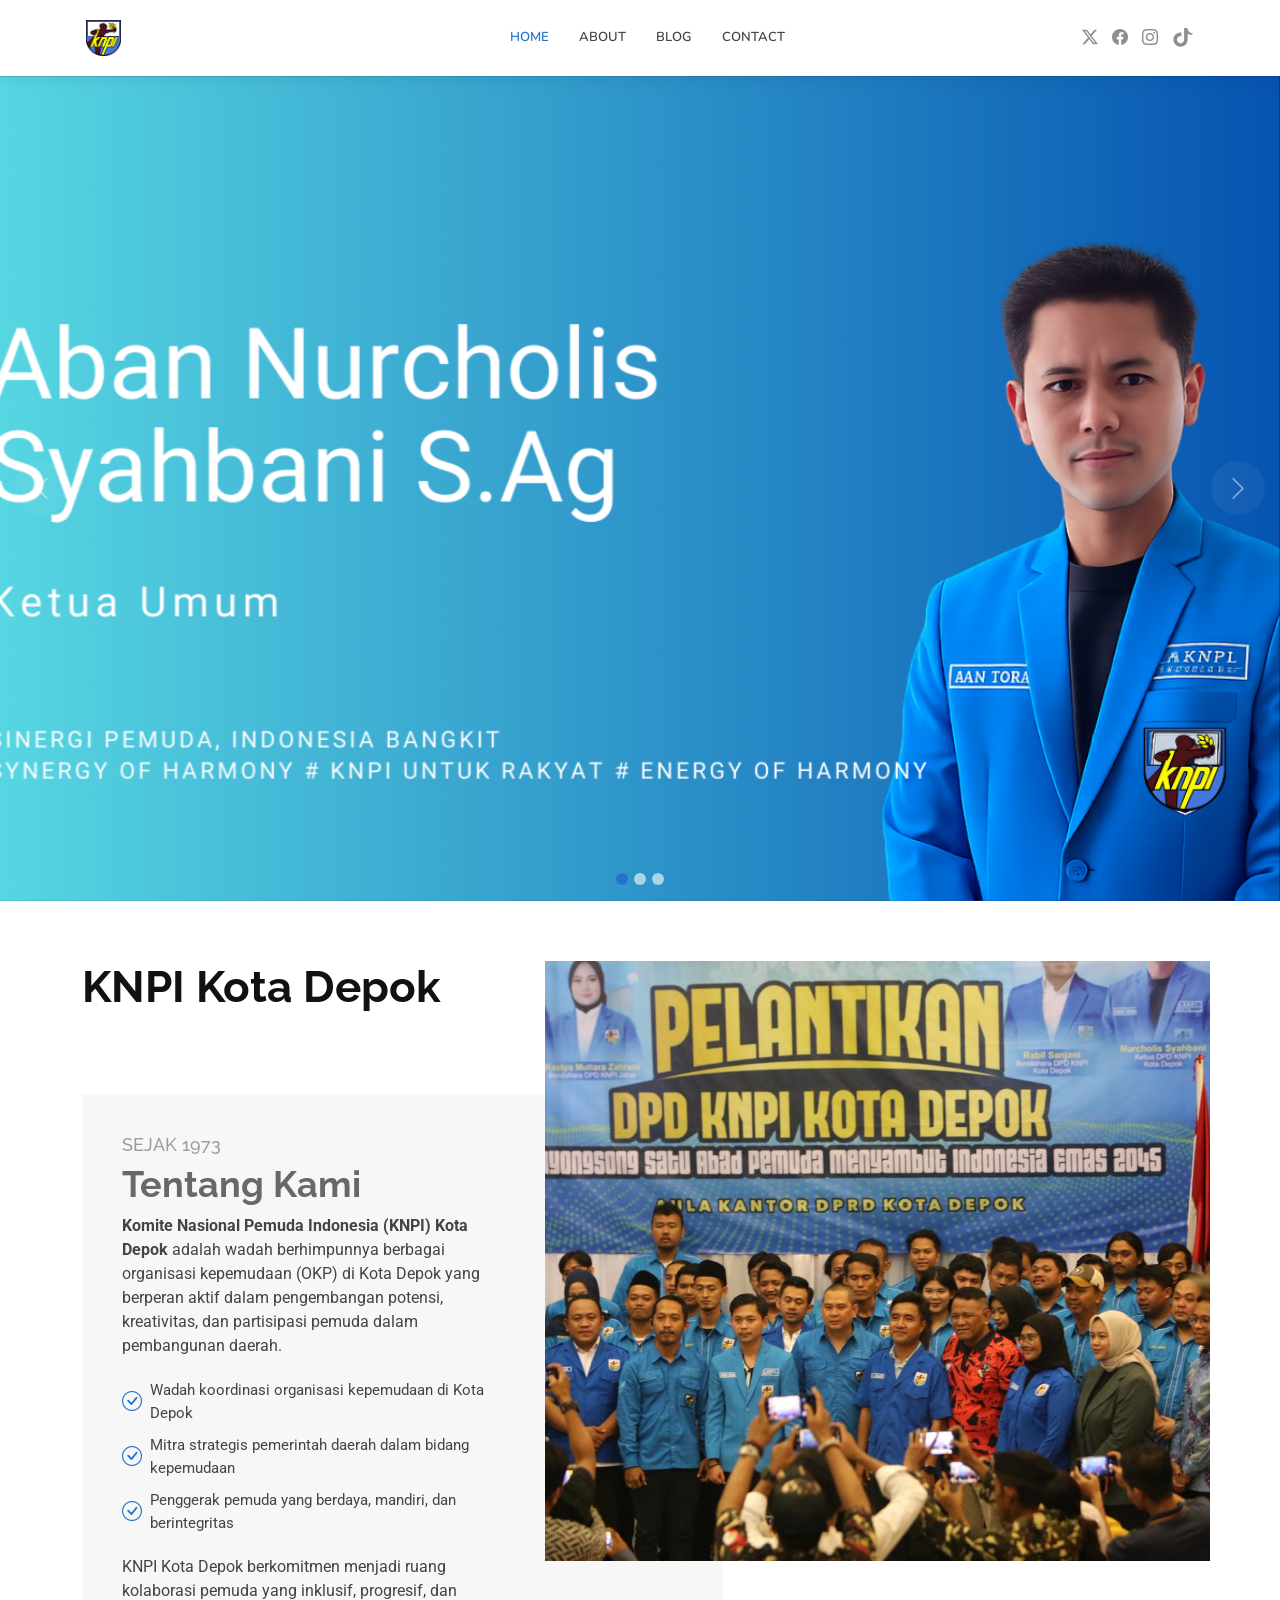
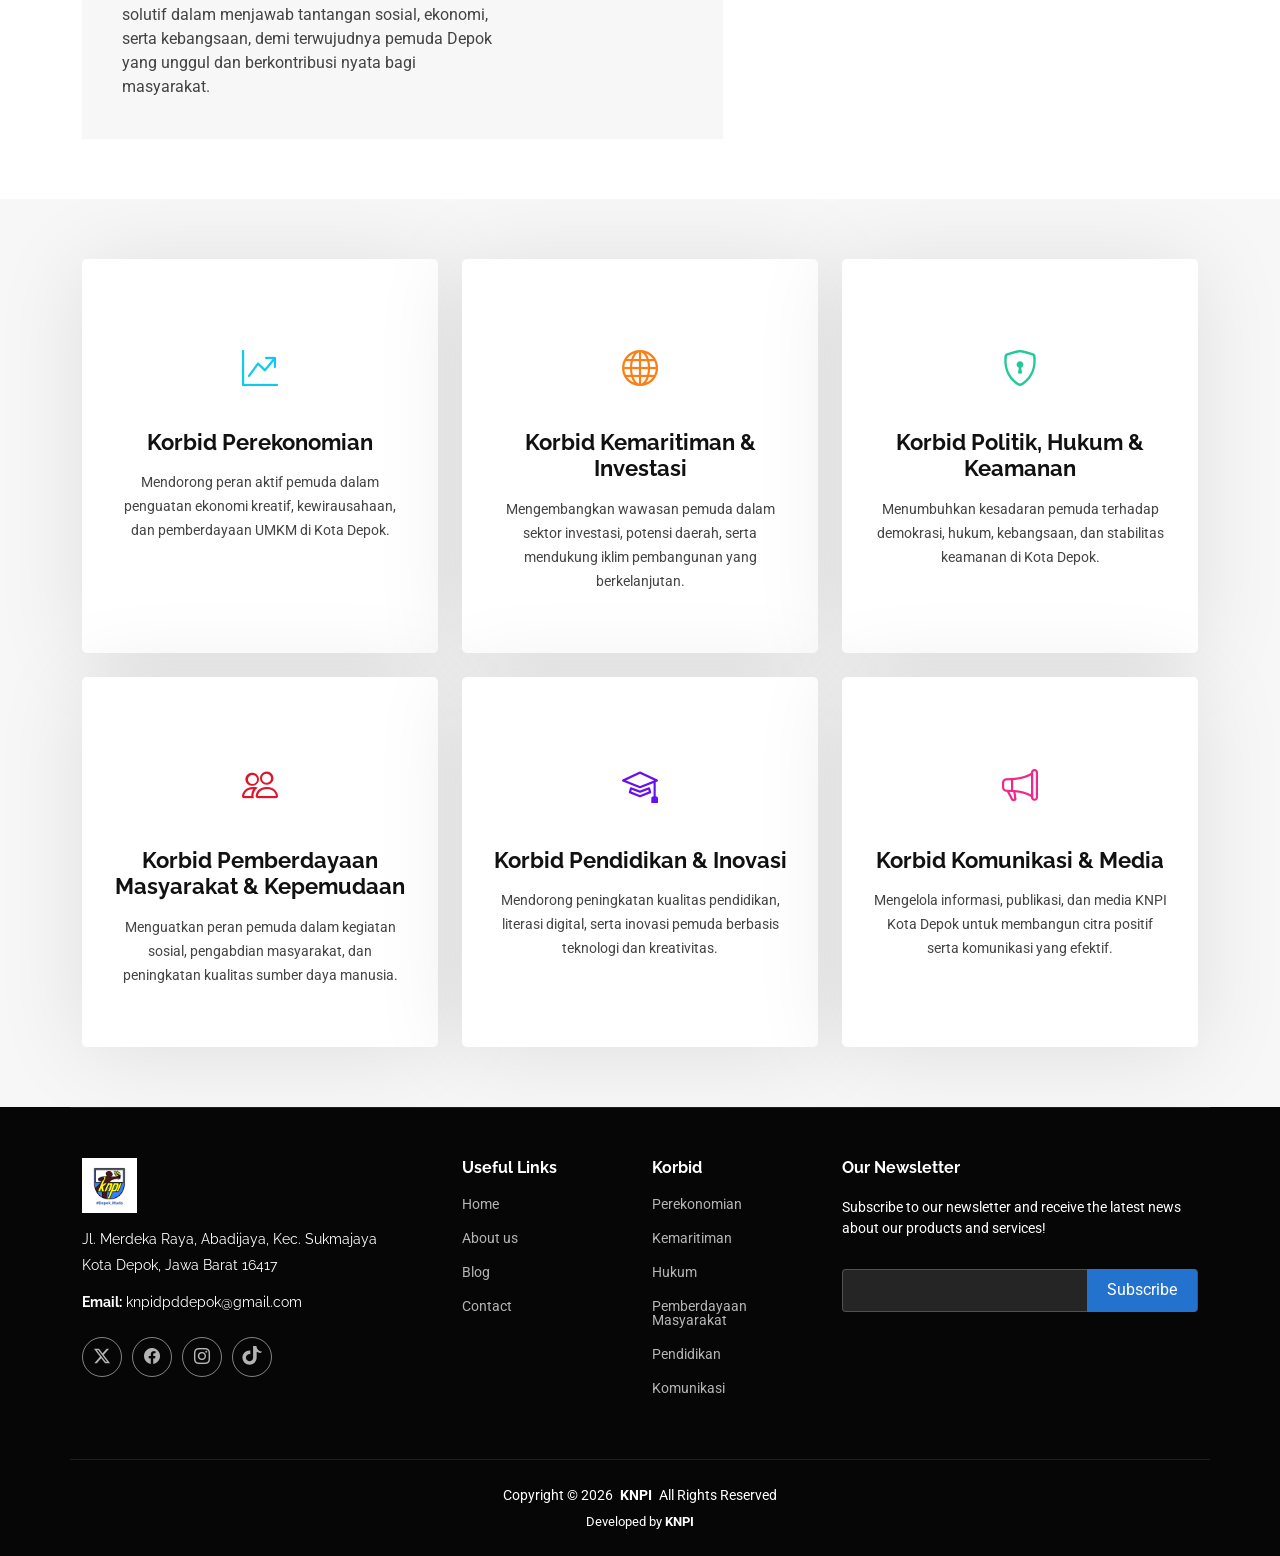
<file: index.html>
<!doctype html>
<html lang="en">

<head>
  <meta charset="utf-8" />
  <meta content="width=device-width, initial-scale=1.0" name="viewport" />
  <title>Home - DPP KNPI</title>
  <meta name="description" content="" />
  <meta name="keywords" content="" />

  <!-- Favicons -->
  <link href="assets/img/logo/1.jpg" rel="icon" />
  <link href="aassets/img/logo/1.jpg" rel="apple-touch-icon" />

  <!-- Fonts -->
  <link href="https://fonts.googleapis.com" rel="preconnect" />
  <link href="https://fonts.gstatic.com" rel="preconnect" crossorigin />
  <link
    href="https://fonts.googleapis.com/css2?family=Roboto:ital,wght@0,100;0,300;0,400;0,500;0,700;0,900;1,100;1,300;1,400;1,500;1,700;1,900&family=Raleway:ital,wght@0,100;0,200;0,300;0,400;0,500;0,600;0,700;0,800;0,900;1,100;1,200;1,300;1,400;1,500;1,600;1,700;1,800;1,900&family=Nunito:ital,wght@0,200;0,300;0,400;0,500;0,600;0,700;0,800;0,900;1,200;1,300;1,400;1,500;1,600;1,700;1,800;1,900&display=swap"
    rel="stylesheet" />

  <!-- Vendor CSS Files -->
  <link href="assets/vendor/bootstrap/css/bootstrap.min.css" rel="stylesheet" />
  <link href="assets/vendor/bootstrap-icons/bootstrap-icons.css" rel="stylesheet" />
  <link href="assets/vendor/aos/aos.css" rel="stylesheet" />
  <link href="assets/vendor/glightbox/css/glightbox.min.css" rel="stylesheet" />
  <link href="assets/vendor/swiper/swiper-bundle.min.css" rel="stylesheet" />

  <!-- Main CSS File -->
  <link href="assets/css/main.css" rel="stylesheet" />

  <!-- =======================================================
  * Template Name: Company
  * Template URL: https://bootstrapmade.com/company-free-html-bootstrap-template/
  * Updated: Aug 07 2024 with Bootstrap v5.3.3
  * Author: BootstrapMade.com
  * License: https://bootstrapmade.com/license/
  ======================================================== -->
</head>
<style>
  /* =========================
   DESKTOP ONLY
========================= */
  @media (min-width: 1200px) {
    #header .container {
      position: relative;
      padding: 10px 16px;
    }

    #header .navmenu {
      position: absolute;
      left: 50%;
      transform: translateX(-50%);
    }

    /* #header .logo-img {
      max-height: 5%;
      height: 5%;
      width: 5%;
    } */

  }

  /* Footer Logo */
  .footer-logo-img {
    height: 55px;
    width: auto;
    object-fit: contain;
  }

  /* Nama organisasi */
  .footer-about .sitename {
    font-size: 20px;
    font-weight: 700;
    color: #fff;
  }

  /* Mobile: logo ke tengah */
  @media (max-width: 767px) {
    .footer-logo {
      justify-content: center;
      text-align: center;
    }

    .footer-about {
      text-align: center;
    }

    .social-links {
      justify-content: center;
    }

    .desktop-bg {
      content: url("assets/img/hero-carousel/bg6.png");
    }
  }
</style>

<body class="index-page">


  <header id="header" class="header d-flex align-items-center sticky-top">
    <div class="container position-relative d-flex align-items-center">

      <a href="index.html" class="logo d-flex align-items-center me-auto">
        <!-- Uncomment the line below if you also wish to use an image logo -->
        <!-- <img src="assets/img/logo.png" alt=""> -->
        <!-- <h1 class="sitename">Company</h1><span>.</span> -->
        <img src="assets/img/logo/1.jpg" alt="" class="logo-img">
      </a>

      <nav id="navmenu" class="navmenu align-items-center">
        <ul>
          <li><a href="#hero" class="active">Home</a></li>
          <li><a href="about.html">About</a></li>
          <li><a href="blog.html">Blog</a></li>
          <li><a href="contact.html">Contact</a></li>
        </ul>
        <i class="mobile-nav-toggle d-xl-none bi bi-list"></i>
      </nav>

      <div class="header-social-links">
        <a href="#" class="twitter"><i class="bi bi-twitter-x"></i></a>
        <a href="#" class="facebook"><i class="bi bi-facebook"></i></a>
        <a href="https://www.instagram.com/knpikotadepok/"><i class="bi bi-instagram"></i></a>
        <a href="https://www.tiktok.com/@knpidepok" target="_blank" class="tiktok-icon">
          <svg xmlns="http://www.w3.org/2000/svg" width="22" height="22" fill="currentColor" viewBox="0 0 24 24">
            <path
              d="M21 7.5a6.6 6.6 0 0 1-3.9-1.2v6.4a7.8 7.8 0 1 1-7.8-7.8c.3 0 .6 0 .9.1v3.9a3.9 3.9 0 1 0 3 3.8V0h3.6a6.6 6.6 0 0 0 6.4 6.4z" />
          </svg>
        </a>
      </div>

    </div>
  </header>

  <main class="main">

    <!-- Hero Section -->
    <section id="hero" class="hero section dark-background">
      <div id="hero-carousel" class="carousel slide carousel-fade" data-bs-ride="carousel" data-bs-interval="4000">
        <div class="carousel-item active">
          <img src="assets/img/hero-carousel/bg4.jpg" class="desktop-bg" alt="">
        </div>

        <!-- End Carousel Item -->

        <div class="carousel-item">
          <img src="assets/img/hero-carousel/bg4.jpg" class="desktop-bg" alt="" />
          <div class="container">
            <h2>Komite Nasional Pemuda Indonesia.</h2>
            <p>
              KNPI merupakan organisasi kepemudaan tingkat nasional yang berfungsi sebagai wadah berhimpunnya berbagai
              organisasi pemuda (OKP) di Indonesia.
            </p>
            <a href="about.html" class="btn-get-started">Read More</a>
          </div>
        </div>
        <!-- End Carousel Item -->

        <div class="carousel-item">
          <img src="assets/img/hero-carousel/2-1-2045953549.jpg" alt="" />
          <div class="container">
            <h2>Komite Nasional Pemuda Indonesia.</h2>
            <p>
              KNPI berfungsi sebagai mitra strategis dalam pembangunan pemuda Indonesia, khususnya dalam menghadapi
              tantangan ekonomi dan sosial di tingkat daerah maupun nasional.
            </p>
            <a href="about.html" class="btn-get-started">Read More</a>
          </div>
        </div>
        <!-- End Carousel Item -->

        <a class="carousel-control-prev" href="#hero-carousel" role="button" data-bs-slide="prev">
          <span class="carousel-control-prev-icon bi bi-chevron-left" aria-hidden="true"></span>
        </a>

        <a class="carousel-control-next" href="#hero-carousel" role="button" data-bs-slide="next">
          <span class="carousel-control-next-icon bi bi-chevron-right" aria-hidden="true"></span>
        </a>

        <ol class="carousel-indicators"></ol>
      </div>
    </section>
    <!-- /Hero Section -->

    <!-- About Section -->
    <section id="about" class="about section">
      <div class="container">
        <div class="row position-relative">

          <!-- GAMBAR -->
          <div class="col-lg-7 about-img" data-aos="zoom-out" data-aos-delay="200">
            <img src="assets/img/hero-carousel/bg5.jpg" class="img-fluid" alt="KNPI Kota Depok">
          </div>

          <!-- KONTEN -->
          <div class="col-lg-7" data-aos="fade-up" data-aos-delay="100">
            <h2 class="inner-title">KNPI Kota Depok</h2>

            <div class="our-story">
              <h4>Sejak 1973</h4>
              <h3>Tentang Kami</h3>

              <p>
                <strong>Komite Nasional Pemuda Indonesia (KNPI) Kota Depok</strong> adalah
                wadah berhimpunnya berbagai organisasi kepemudaan (OKP) di Kota Depok
                yang berperan aktif dalam pengembangan potensi, kreativitas, dan
                partisipasi pemuda dalam pembangunan daerah.
              </p>

              <ul>
                <li>
                  <i class="bi bi-check-circle"></i>
                  <span>Wadah koordinasi organisasi kepemudaan di Kota Depok</span>
                </li>
                <li>
                  <i class="bi bi-check-circle"></i>
                  <span>Mitra strategis pemerintah daerah dalam bidang kepemudaan</span>
                </li>
                <li>
                  <i class="bi bi-check-circle"></i>
                  <span>Penggerak pemuda yang berdaya, mandiri, dan berintegritas</span>
                </li>
              </ul>

              <p>
                KNPI Kota Depok berkomitmen menjadi ruang kolaborasi pemuda yang inklusif,
                progresif, dan solutif dalam menjawab tantangan sosial, ekonomi, serta
                kebangsaan, demi terwujudnya pemuda Depok yang unggul dan berkontribusi
                nyata bagi masyarakat.
              </p>

              <!-- <div class="watch-video d-flex align-items-center position-relative">
                <i class="bi bi-play-circle"></i>
                <a href="https://youtu.be/8VovZm5Efmw?si=hedbbaon34WELn_Z" class="stretched-link">Pelantikan Nurcholis Syahbani Ketua DPD KNPI Kota Depok</a>
              </div> -->
            </div>
          </div>

        </div>
      </div>
    </section>

    <!-- /About Section -->

    <!-- Services Section -->
    <section id="services" class="services section light-background">
      <div class="container">

        <div class="row gy-4">

          <!-- Korbid Perekonomian -->
          <div class="col-lg-4 col-md-6" data-aos="fade-up" data-aos-delay="100">
            <div class="service-item item-cyan position-relative">
              <div class="icon">
                <i class="bi bi-graph-up-arrow"></i>
              </div>
              <h3>Korbid Perekonomian</h3>
              <p>
                Mendorong peran aktif pemuda dalam penguatan ekonomi kreatif,
                kewirausahaan, dan pemberdayaan UMKM di Kota Depok.
              </p>
            </div>
          </div>

          <!-- Korbid Kemaritiman & Investasi -->
          <div class="col-lg-4 col-md-6" data-aos="fade-up" data-aos-delay="200">
            <div class="service-item item-orange position-relative">
              <div class="icon">
                <i class="bi bi-globe"></i>
              </div>
              <h3>Korbid Kemaritiman & Investasi</h3>
              <p>
                Mengembangkan wawasan pemuda dalam sektor investasi, potensi daerah,
                serta mendukung iklim pembangunan yang berkelanjutan.
              </p>
            </div>
          </div>

          <!-- Korbid Polhukam -->
          <div class="col-lg-4 col-md-6" data-aos="fade-up" data-aos-delay="300">
            <div class="service-item item-teal position-relative">
              <div class="icon">
                <i class="bi bi-shield-lock"></i>
              </div>
              <h3>Korbid Politik, Hukum & Keamanan</h3>
              <p>
                Menumbuhkan kesadaran pemuda terhadap demokrasi, hukum,
                kebangsaan, dan stabilitas keamanan di Kota Depok.
              </p>
            </div>
          </div>

          <!-- Korbid PMK -->
          <div class="col-lg-4 col-md-6" data-aos="fade-up" data-aos-delay="400">
            <div class="service-item item-red position-relative">
              <div class="icon">
                <i class="bi bi-people"></i>
              </div>
              <h3>Korbid Pemberdayaan Masyarakat & Kepemudaan</h3>
              <p>
                Menguatkan peran pemuda dalam kegiatan sosial, pengabdian masyarakat,
                dan peningkatan kualitas sumber daya manusia.
              </p>
            </div>
          </div>

          <!-- Korbid Pendidikan & Inovasi -->
          <div class="col-lg-4 col-md-6" data-aos="fade-up" data-aos-delay="500">
            <div class="service-item item-indigo position-relative">
              <div class="icon">
                <i class="bi bi-mortarboard"></i>
              </div>
              <h3>Korbid Pendidikan & Inovasi</h3>
              <p>
                Mendorong peningkatan kualitas pendidikan, literasi digital,
                serta inovasi pemuda berbasis teknologi dan kreativitas.
              </p>
            </div>
          </div>

          <!-- Korbid Kominfo & Media -->
          <div class="col-lg-4 col-md-6" data-aos="fade-up" data-aos-delay="600">
            <div class="service-item item-pink position-relative">
              <div class="icon">
                <i class="bi bi-megaphone"></i>
              </div>
              <h3>Korbid Komunikasi & Media</h3>
              <p>
                Mengelola informasi, publikasi, dan media KNPI Kota Depok
                untuk membangun citra positif serta komunikasi yang efektif.
              </p>
            </div>
          </div>

        </div>
      </div>
    </section>
  </main>

  <!-- footer -->
  <footer id="footer" class="footer dark-background">
    <div class="container footer-top">
      <div class="row gy-4">
        <div class="col-lg-4 col-md-6 footer-about">
          <img src="assets/img/logo/2.jpg" alt="KNPI Kota Depok" class="footer-logo-img">
          <!-- <span class="sitename">KNPI</span> -->
          </a>
          <div class="footer-contact pt-3">
            <p>Jl. Merdeka Raya, Abadijaya, Kec. Sukmajaya
            <p>Kota Depok, Jawa Barat 16417</p>
            </p>
            <p class="mt-3">
              <!-- <strong>Phone:</strong> <span>+1 5589 55488 55</span> -->
            </p>
            <p><strong>Email:</strong> <span> knpidpddepok@gmail.com</span></p>
          </div>
          <div class="social-links d-flex mt-4">
            <a href="#"><i class="bi bi-twitter-x"></i></a>
            <a href="#"><i class="bi bi-facebook"></i></a>
            <a href="https://www.instagram.com/knpikotadepok/"><i class="bi bi-instagram"></i></a>
            <a href="https://www.tiktok.com/@knpidepok" target="_blank" class="tiktok-icon">
              <svg xmlns="http://www.w3.org/2000/svg" width="22" height="22" fill="currentColor" viewBox="0 0 24 24">
                <path
                  d="M21 7.5a6.6 6.6 0 0 1-3.9-1.2v6.4a7.8 7.8 0 1 1-7.8-7.8c.3 0 .6 0 .9.1v3.9a3.9 3.9 0 1 0 3 3.8V0h3.6a6.6 6.6 0 0 0 6.4 6.4z" />
              </svg>
            </a>
          </div>
        </div>

        <div class="col-lg-2 col-md-3 footer-links">
          <h4>Useful Links</h4>
          <ul>
            <li><a href="index.html">Home</a></li>
            <li><a href="about.html">About us</a></li>
            <li><a href="blog.html">Blog</a></li>
            <li><a href="contact.html">Contact</a></li>
            <!-- <li><a href="#">Privacy policy</a></li> -->
          </ul>
        </div>

        <div class="col-lg-2 col-md-3 footer-links">
          <h4>Korbid</h4>
          <ul>
            <li><a href="#">Perekonomian</a></li>
            <li><a href="#">Kemaritiman</a></li>
            <li><a href="#">Hukum</a></li>
            <li><a href="#">Pemberdayaan Masyarakat</a></li>
            <li><a href="#">Pendidikan</a></li>
            <li><a href="#">Komunikasi</a></li>
          </ul>
        </div>

        <div class="col-lg-4 col-md-12 footer-newsletter">
          <h4>Our Newsletter</h4>
          <p>
            Subscribe to our newsletter and receive the latest news about our
            products and services!
          </p>
          <form action="forms/newsletter.php" method="post" class="php-email-form">
            <div class="newsletter-form">
              <input type="email" name="email" /><input type="submit" value="Subscribe" />
            </div>
            <div class="loading">Loading</div>
            <div class="error-message"></div>
            <div class="sent-message">
              Your subscription request has been sent. Thank you!
            </div>
          </form>
        </div>
      </div>
    </div>

    <div class="container copyright text-center mt-4">
      <p>
        Copyright © <span id="year"></span>
        <strong class="px-1 sitename">KNPI</strong>
        <span>All Rights Reserved</span>
      </p>

      <div class="credits">
        <!-- Designed by <a href="https://bootstrapmade.com/" target="_blank">BootstrapMade</a> | -->
        Developed by <strong>KNPI</strong>
      </div>
    </div>
    <script>
      document.getElementById("year").textContent = new Date().getFullYear();
    </script>

  </footer>

  <!-- Scroll Top -->
  <a href="#" id="scroll-top" class="scroll-top d-flex align-items-center justify-content-center"><i
      class="bi bi-arrow-up-short"></i></a>

  <!-- Preloader -->
  <div id="preloader"></div>

  <!-- Vendor JS Files -->
  <script src="assets/vendor/bootstrap/js/bootstrap.bundle.min.js"></script>
  <script src="assets/vendor/php-email-form/validate.js"></script>
  <script src="assets/vendor/aos/aos.js"></script>
  <script src="assets/vendor/glightbox/js/glightbox.min.js"></script>
  <script src="assets/vendor/imagesloaded/imagesloaded.pkgd.min.js"></script>
  <script src="assets/vendor/isotope-layout/isotope.pkgd.min.js"></script>
  <script src="assets/vendor/waypoints/noframework.waypoints.js"></script>
  <script src="assets/vendor/swiper/swiper-bundle.min.js"></script>

  <!-- Main JS File -->
  <script src="assets/js/main.js"></script>
</body>

</html>
</file>
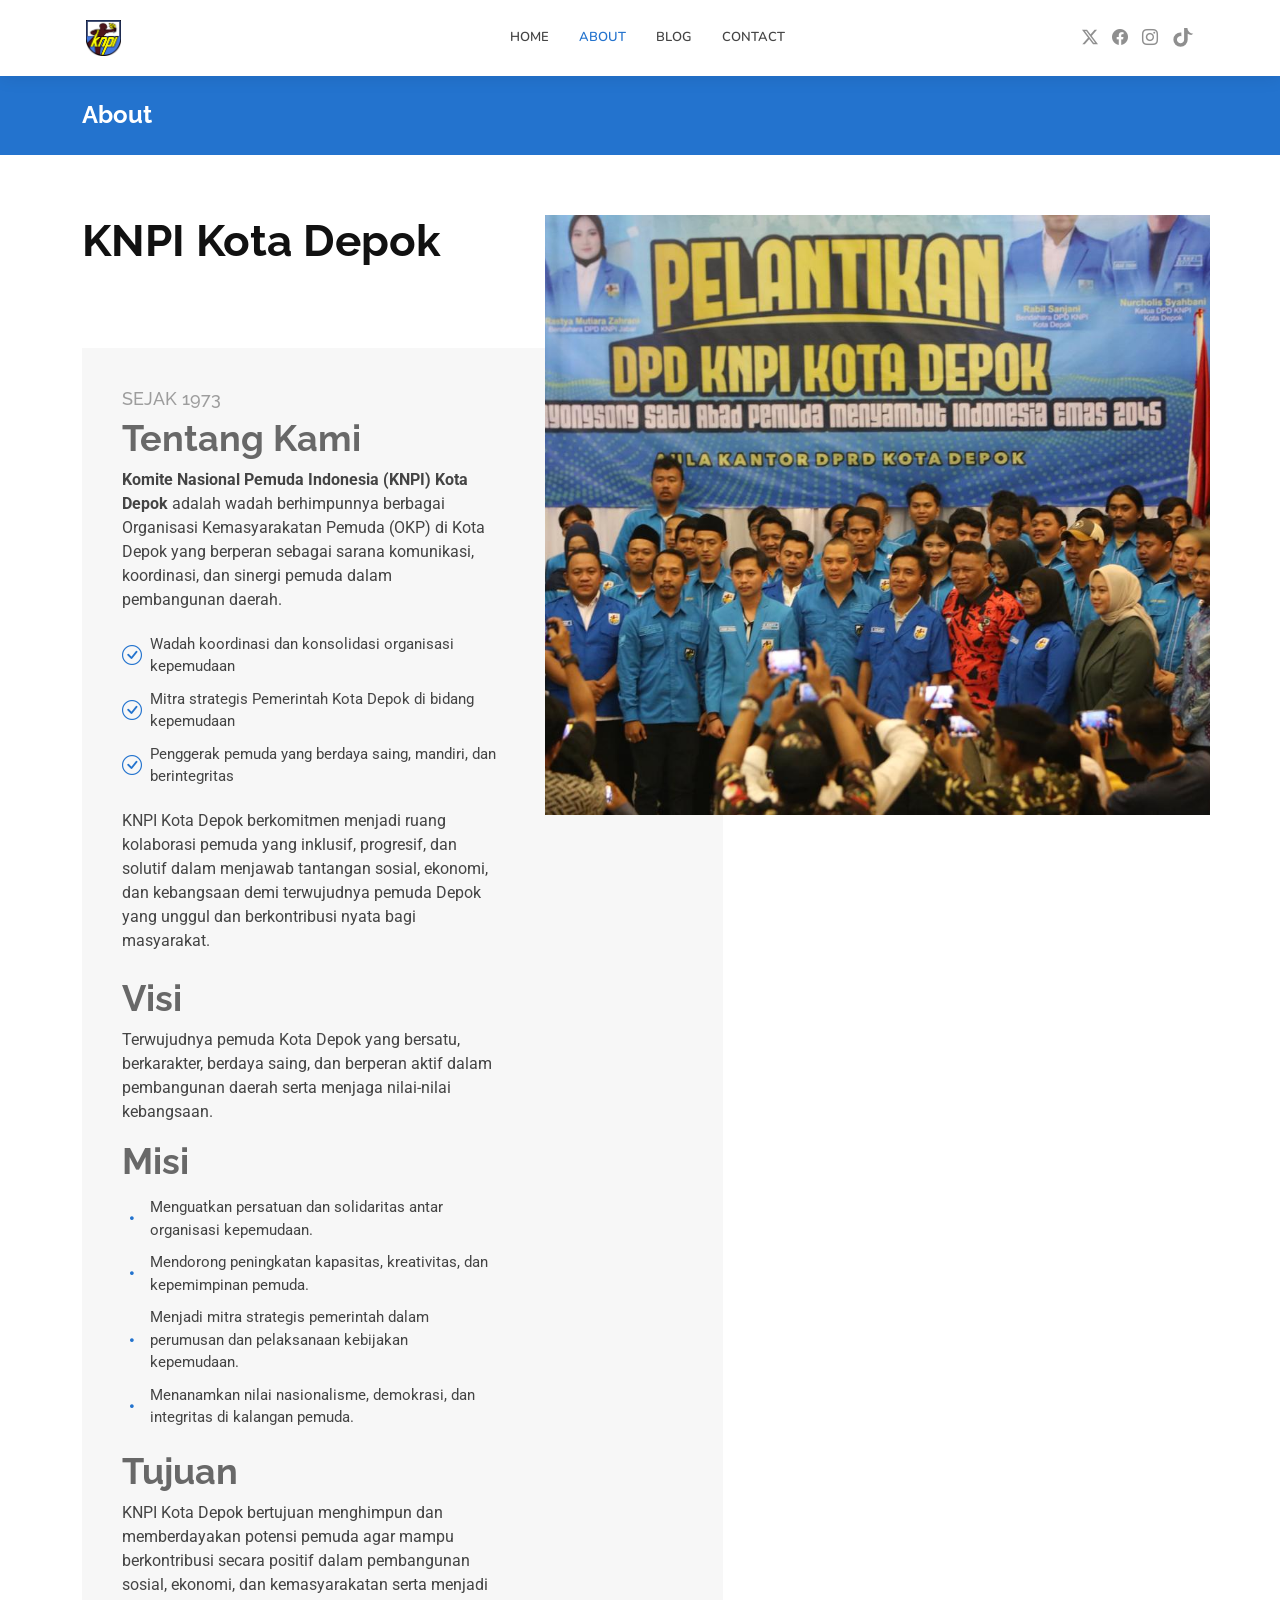
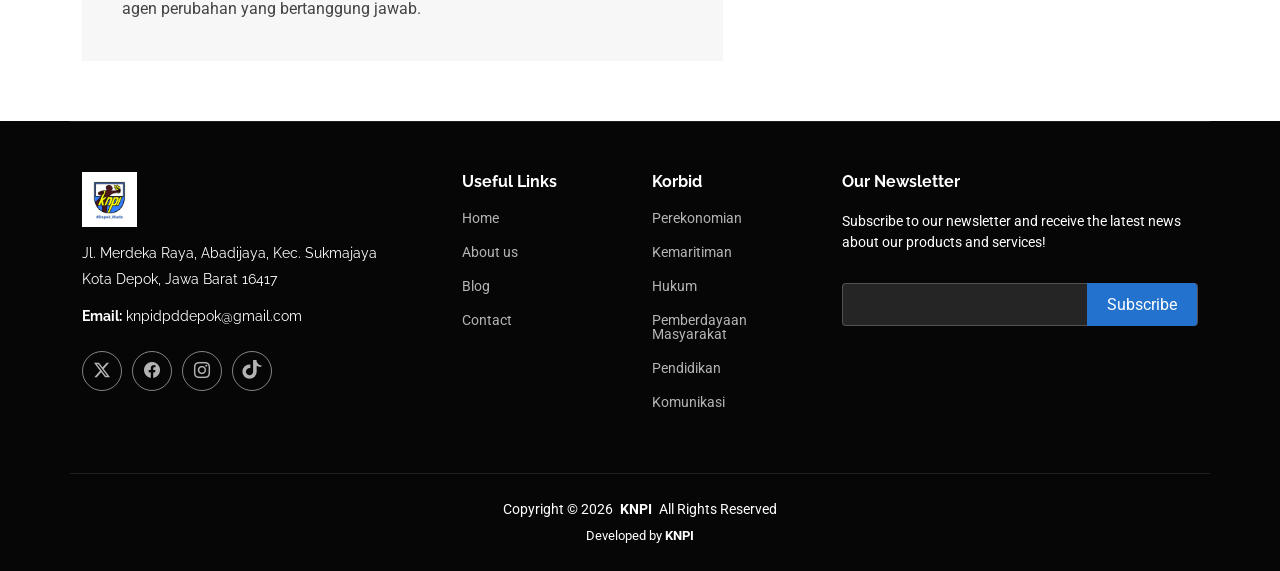
<file: about.html>
<!DOCTYPE html>
<html lang="en">

<head>
  <meta charset="utf-8">
  <meta content="width=device-width, initial-scale=1.0" name="viewport">
  <title>About - DPP KNPI</title>
  <meta name="description" content="">
  <meta name="keywords" content="">

  <!-- Favicons -->
  <link href="assets/img/logo/1.jpg" rel="icon">
  <link href="aassets/img/logo/1.jpg" rel="apple-touch-icon">

  <!-- Fonts -->
  <link href="https://fonts.googleapis.com" rel="preconnect">
  <link href="https://fonts.gstatic.com" rel="preconnect" crossorigin>
  <link
    href="https://fonts.googleapis.com/css2?family=Roboto:ital,wght@0,100;0,300;0,400;0,500;0,700;0,900;1,100;1,300;1,400;1,500;1,700;1,900&family=Raleway:ital,wght@0,100;0,200;0,300;0,400;0,500;0,600;0,700;0,800;0,900;1,100;1,200;1,300;1,400;1,500;1,600;1,700;1,800;1,900&family=Nunito:ital,wght@0,200;0,300;0,400;0,500;0,600;0,700;0,800;0,900;1,200;1,300;1,400;1,500;1,600;1,700;1,800;1,900&display=swap"
    rel="stylesheet">

  <!-- Vendor CSS Files -->
  <link href="assets/vendor/bootstrap/css/bootstrap.min.css" rel="stylesheet">
  <link href="assets/vendor/bootstrap-icons/bootstrap-icons.css" rel="stylesheet">
  <link href="assets/vendor/aos/aos.css" rel="stylesheet">
  <link href="assets/vendor/glightbox/css/glightbox.min.css" rel="stylesheet">
  <link href="assets/vendor/swiper/swiper-bundle.min.css" rel="stylesheet">

  <!-- Main CSS File -->
  <link href="assets/css/main.css" rel="stylesheet">

  <!-- =======================================================
  * Template Name: Company
  * Template URL: https://bootstrapmade.com/company-free-html-bootstrap-template/
  * Updated: Aug 07 2024 with Bootstrap v5.3.3
  * Author: BootstrapMade.com
  * License: https://bootstrapmade.com/license/
  ======================================================== -->
</head>

<body class="about-page">

  <!doctype html>
  <html lang="en">

  <head>
    <meta charset="utf-8" />
    <meta content="width=device-width, initial-scale=1.0" name="viewport" />
    <title>Home - DPP KNPI</title>
    <meta name="description" content="" />
    <meta name="keywords" content="" />

    <!-- Favicons -->
    <link href="assets/img/logo/1.jpg" rel="icon" />
    <link href="aassets/img/logo/1.jpg" rel="apple-touch-icon" />

    <!-- Fonts -->
    <link href="https://fonts.googleapis.com" rel="preconnect" />
    <link href="https://fonts.gstatic.com" rel="preconnect" crossorigin />
    <link
      href="https://fonts.googleapis.com/css2?family=Roboto:ital,wght@0,100;0,300;0,400;0,500;0,700;0,900;1,100;1,300;1,400;1,500;1,700;1,900&family=Raleway:ital,wght@0,100;0,200;0,300;0,400;0,500;0,600;0,700;0,800;0,900;1,100;1,200;1,300;1,400;1,500;1,600;1,700;1,800;1,900&family=Nunito:ital,wght@0,200;0,300;0,400;0,500;0,600;0,700;0,800;0,900;1,200;1,300;1,400;1,500;1,600;1,700;1,800;1,900&display=swap"
      rel="stylesheet" />

    <!-- Vendor CSS Files -->
    <link href="assets/vendor/bootstrap/css/bootstrap.min.css" rel="stylesheet" />
    <link href="assets/vendor/bootstrap-icons/bootstrap-icons.css" rel="stylesheet" />
    <link href="assets/vendor/aos/aos.css" rel="stylesheet" />
    <link href="assets/vendor/glightbox/css/glightbox.min.css" rel="stylesheet" />
    <link href="assets/vendor/swiper/swiper-bundle.min.css" rel="stylesheet" />

    <!-- Main CSS File -->
    <link href="assets/css/main.css" rel="stylesheet" />

    <!-- =======================================================
  * Template Name: Company
  * Template URL: https://bootstrapmade.com/company-free-html-bootstrap-template/
  * Updated: Aug 07 2024 with Bootstrap v5.3.3
  * Author: BootstrapMade.com
  * License: https://bootstrapmade.com/license/
  ======================================================== -->
  </head>
  <style>
    /* =========================
   DESKTOP ONLY
========================= */
    @media (min-width: 1200px) {
      #header .container {
        position: relative;
        padding: 10px 16px;
      }

      #header .navmenu {
        position: absolute;
        left: 50%;
        transform: translateX(-50%);
      }

      /* #header .logo-img {
      max-height: 5%;
      height: 5%;
      width: 5%;
    } */

    }

    /* Footer Logo */
    .footer-logo-img {
      height: 55px;
      width: auto;
      object-fit: contain;
    }

    /* Nama organisasi */
    .footer-about .sitename {
      font-size: 20px;
      font-weight: 700;
      color: #fff;
    }

    /* Mobile: logo ke tengah */
    @media (max-width: 767px) {
      .footer-logo {
        justify-content: center;
        text-align: center;
      }

      .footer-about {
        text-align: center;
      }

      .social-links {
        justify-content: center;
      }
    }
  </style>

  <body class="index-page">


    <header id="header" class="header d-flex align-items-center sticky-top">
      <div class="container position-relative d-flex align-items-center">

        <a href="index.html" class="logo d-flex align-items-center me-auto">
          <!-- Uncomment the line below if you also wish to use an image logo -->
          <!-- <img src="assets/img/logo.png" alt=""> -->
          <!-- <h1 class="sitename">Company</h1><span>.</span> -->
          <img src="assets/img/logo/1.jpg" alt="" class="logo-img">
        </a>

        <nav id="navmenu" class="navmenu align-items-center">
          <ul>
            <li><a href="index.html">Home</a></li>
            <li><a href="about.html" class="active">About</a></li>
            <li><a href="blog.html">Blog</a></li>
            <li><a href="contact.html">Contact</a></li>
          </ul>
          <i class="mobile-nav-toggle d-xl-none bi bi-list"></i>
        </nav>


        <div class="header-social-links">
          <a href="#" class="twitter"><i class="bi bi-twitter-x"></i></a>
          <a href="#" class="facebook"><i class="bi bi-facebook"></i></a>
          <a href="https://www.instagram.com/knpikotadepok/"><i class="bi bi-instagram"></i></a>
          <a href="https://www.tiktok.com/@knpidepok" target="_blank" class="tiktok-icon">
            <svg xmlns="http://www.w3.org/2000/svg" width="22" height="22" fill="currentColor" viewBox="0 0 24 24">
              <path
                d="M21 7.5a6.6 6.6 0 0 1-3.9-1.2v6.4a7.8 7.8 0 1 1-7.8-7.8c.3 0 .6 0 .9.1v3.9a3.9 3.9 0 1 0 3 3.8V0h3.6a6.6 6.6 0 0 0 6.4 6.4z" />
            </svg>
          </a>
        </div>

      </div>
    </header>

    <main class="main">

      <!-- Page Title -->
      <div class="page-title accent-background">
        <div class="container d-lg-flex justify-content-between align-items-center">
          <h1 class="mb-2 mb-lg-0">About</h1>

        </div>
      </div><!-- End Page Title -->

      <!-- About Section -->
      <section id="about" class="about section">
        <div class="container">
          <div class="row position-relative">

            <!-- GAMBAR -->
            <div class="col-lg-7 about-img" data-aos="zoom-out" data-aos-delay="200">
              <img src="assets/img/hero-carousel/bg5.jpg" class="img-fluid" alt="KNPI Kota Depok">
            </div>

            <!-- KONTEN -->
            <div class="col-lg-7" data-aos="fade-up" data-aos-delay="100">
              <h2 class="inner-title">KNPI Kota Depok</h2>

              <div class="our-story">
                <h4>Sejak 1973</h4>
                <h3>Tentang Kami</h3>

                <p>
                  <strong>Komite Nasional Pemuda Indonesia (KNPI) Kota Depok</strong> adalah
                  wadah berhimpunnya berbagai Organisasi Kemasyarakatan Pemuda (OKP) di
                  Kota Depok yang berperan sebagai sarana komunikasi, koordinasi, dan
                  sinergi pemuda dalam pembangunan daerah.
                </p>

                <ul>
                  <li>
                    <i class="bi bi-check-circle"></i>
                    <span>Wadah koordinasi dan konsolidasi organisasi kepemudaan</span>
                  </li>
                  <li>
                    <i class="bi bi-check-circle"></i>
                    <span>Mitra strategis Pemerintah Kota Depok di bidang kepemudaan</span>
                  </li>
                  <li>
                    <i class="bi bi-check-circle"></i>
                    <span>Penggerak pemuda yang berdaya saing, mandiri, dan berintegritas</span>
                  </li>
                </ul>

                <p>
                  KNPI Kota Depok berkomitmen menjadi ruang kolaborasi pemuda yang inklusif,
                  progresif, dan solutif dalam menjawab tantangan sosial, ekonomi, dan
                  kebangsaan demi terwujudnya pemuda Depok yang unggul dan berkontribusi
                  nyata bagi masyarakat.
                </p>

                <!-- VISI -->
                <h3 class="mt-4">Visi</h3>
                <p>
                  Terwujudnya pemuda Kota Depok yang bersatu, berkarakter,
                  berdaya saing, dan berperan aktif dalam pembangunan daerah
                  serta menjaga nilai-nilai kebangsaan.
                </p>

                <!-- MISI -->
                <h3 class="mt-3">Misi</h3>
                <ul>
                  <li>
                    <i class="bi bi-dot"></i>
                    Menguatkan persatuan dan solidaritas antar organisasi kepemudaan.
                  </li>
                  <li>
                    <i class="bi bi-dot"></i>
                    Mendorong peningkatan kapasitas, kreativitas, dan kepemimpinan pemuda.
                  </li>
                  <li>
                    <i class="bi bi-dot"></i>
                    Menjadi mitra strategis pemerintah dalam perumusan dan pelaksanaan
                    kebijakan kepemudaan.
                  </li>
                  <li>
                    <i class="bi bi-dot"></i>
                    Menanamkan nilai nasionalisme, demokrasi, dan integritas di kalangan pemuda.
                  </li>
                </ul>

                <!-- TUJUAN -->
                <h3 class="mt-3">Tujuan</h3>
                <p>
                  KNPI Kota Depok bertujuan menghimpun dan memberdayakan potensi pemuda
                  agar mampu berkontribusi secara positif dalam pembangunan sosial,
                  ekonomi, dan kemasyarakatan serta menjadi agen perubahan yang
                  bertanggung jawab.
                </p>

              </div>
            </div>

          </div>
        </div>
      </section>

    </main>

    <footer id="footer" class="footer dark-background">
      <div class="container footer-top">
        <div class="row gy-4">
          <div class="col-lg-4 col-md-6 footer-about">
            <img src="assets/img/logo/2.jpg" alt="KNPI Kota Depok" class="footer-logo-img">
            <!-- <span class="sitename">KNPI</span> -->
            </a>
            <div class="footer-contact pt-3">
              <p>Jl. Merdeka Raya, Abadijaya, Kec. Sukmajaya
              <p>Kota Depok, Jawa Barat 16417</p>
              </p>
              <p class="mt-3">
                <!-- <strong>Phone:</strong> <span>+1 5589 55488 55</span> -->
              </p>
              <p><strong>Email:</strong> <span> knpidpddepok@gmail.com</span></p>
            </div>
            <div class="social-links d-flex mt-4">
              <a href="#"><i class="bi bi-twitter-x"></i></a>
              <a href="#"><i class="bi bi-facebook"></i></a>
              <a href="https://www.instagram.com/knpikotadepok/"><i class="bi bi-instagram"></i></a>
              <a href="https://www.tiktok.com/@knpidepok" target="_blank" class="tiktok-icon">
                <svg xmlns="http://www.w3.org/2000/svg" width="22" height="22" fill="currentColor" viewBox="0 0 24 24">
                  <path
                    d="M21 7.5a6.6 6.6 0 0 1-3.9-1.2v6.4a7.8 7.8 0 1 1-7.8-7.8c.3 0 .6 0 .9.1v3.9a3.9 3.9 0 1 0 3 3.8V0h3.6a6.6 6.6 0 0 0 6.4 6.4z" />
                </svg>
              </a>
            </div>
          </div>

          <div class="col-lg-2 col-md-3 footer-links">
            <h4>Useful Links</h4>
            <ul>
              <li><a href="index.html">Home</a></li>
              <li><a href="about.html">About us</a></li>
              <li><a href="blog.html">Blog</a></li>
              <li><a href="contact.html">Contact</a></li>
              <!-- <li><a href="#">Privacy policy</a></li> -->
            </ul>
          </div>

          <div class="col-lg-2 col-md-3 footer-links">
            <h4>Korbid</h4>
            <ul>
              <li><a href="#">Perekonomian</a></li>
              <li><a href="#">Kemaritiman</a></li>
              <li><a href="#">Hukum</a></li>
              <li><a href="#">Pemberdayaan Masyarakat</a></li>
              <li><a href="#">Pendidikan</a></li>
              <li><a href="#">Komunikasi</a></li>
            </ul>
          </div>

          <div class="col-lg-4 col-md-12 footer-newsletter">
            <h4>Our Newsletter</h4>
            <p>
              Subscribe to our newsletter and receive the latest news about our
              products and services!
            </p>
            <form action="forms/newsletter.php" method="post" class="php-email-form">
              <div class="newsletter-form">
                <input type="email" name="email" /><input type="submit" value="Subscribe" />
              </div>
              <div class="loading">Loading</div>
              <div class="error-message"></div>
              <div class="sent-message">
                Your subscription request has been sent. Thank you!
              </div>
            </form>
          </div>
        </div>
      </div>

      <div class="container copyright text-center mt-4">
        <p>
          Copyright © <span id="year"></span>
          <strong class="px-1 sitename">KNPI</strong>
          <span>All Rights Reserved</span>
        </p>

        <div class="credits">
          <!-- Designed by <a href="https://bootstrapmade.com/" target="_blank">BootstrapMade</a> | -->
          Developed by <strong>KNPI</strong>
        </div>
      </div>
      <script>
        document.getElementById("year").textContent = new Date().getFullYear();
      </script>

    </footer>

    <!-- Scroll Top -->
    <a href="#" id="scroll-top" class="scroll-top d-flex align-items-center justify-content-center"><i
        class="bi bi-arrow-up-short"></i></a>

    <!-- Preloader -->
    <div id="preloader"></div>

    <!-- Vendor JS Files -->
    <script src="assets/vendor/bootstrap/js/bootstrap.bundle.min.js"></script>
    <script src="assets/vendor/php-email-form/validate.js"></script>
    <script src="assets/vendor/aos/aos.js"></script>
    <script src="assets/vendor/glightbox/js/glightbox.min.js"></script>
    <script src="assets/vendor/imagesloaded/imagesloaded.pkgd.min.js"></script>
    <script src="assets/vendor/isotope-layout/isotope.pkgd.min.js"></script>
    <script src="assets/vendor/waypoints/noframework.waypoints.js"></script>
    <script src="assets/vendor/swiper/swiper-bundle.min.js"></script>

    <!-- Main JS File -->
    <script src="assets/js/main.js"></script>

  </body>

  </html>
</file>
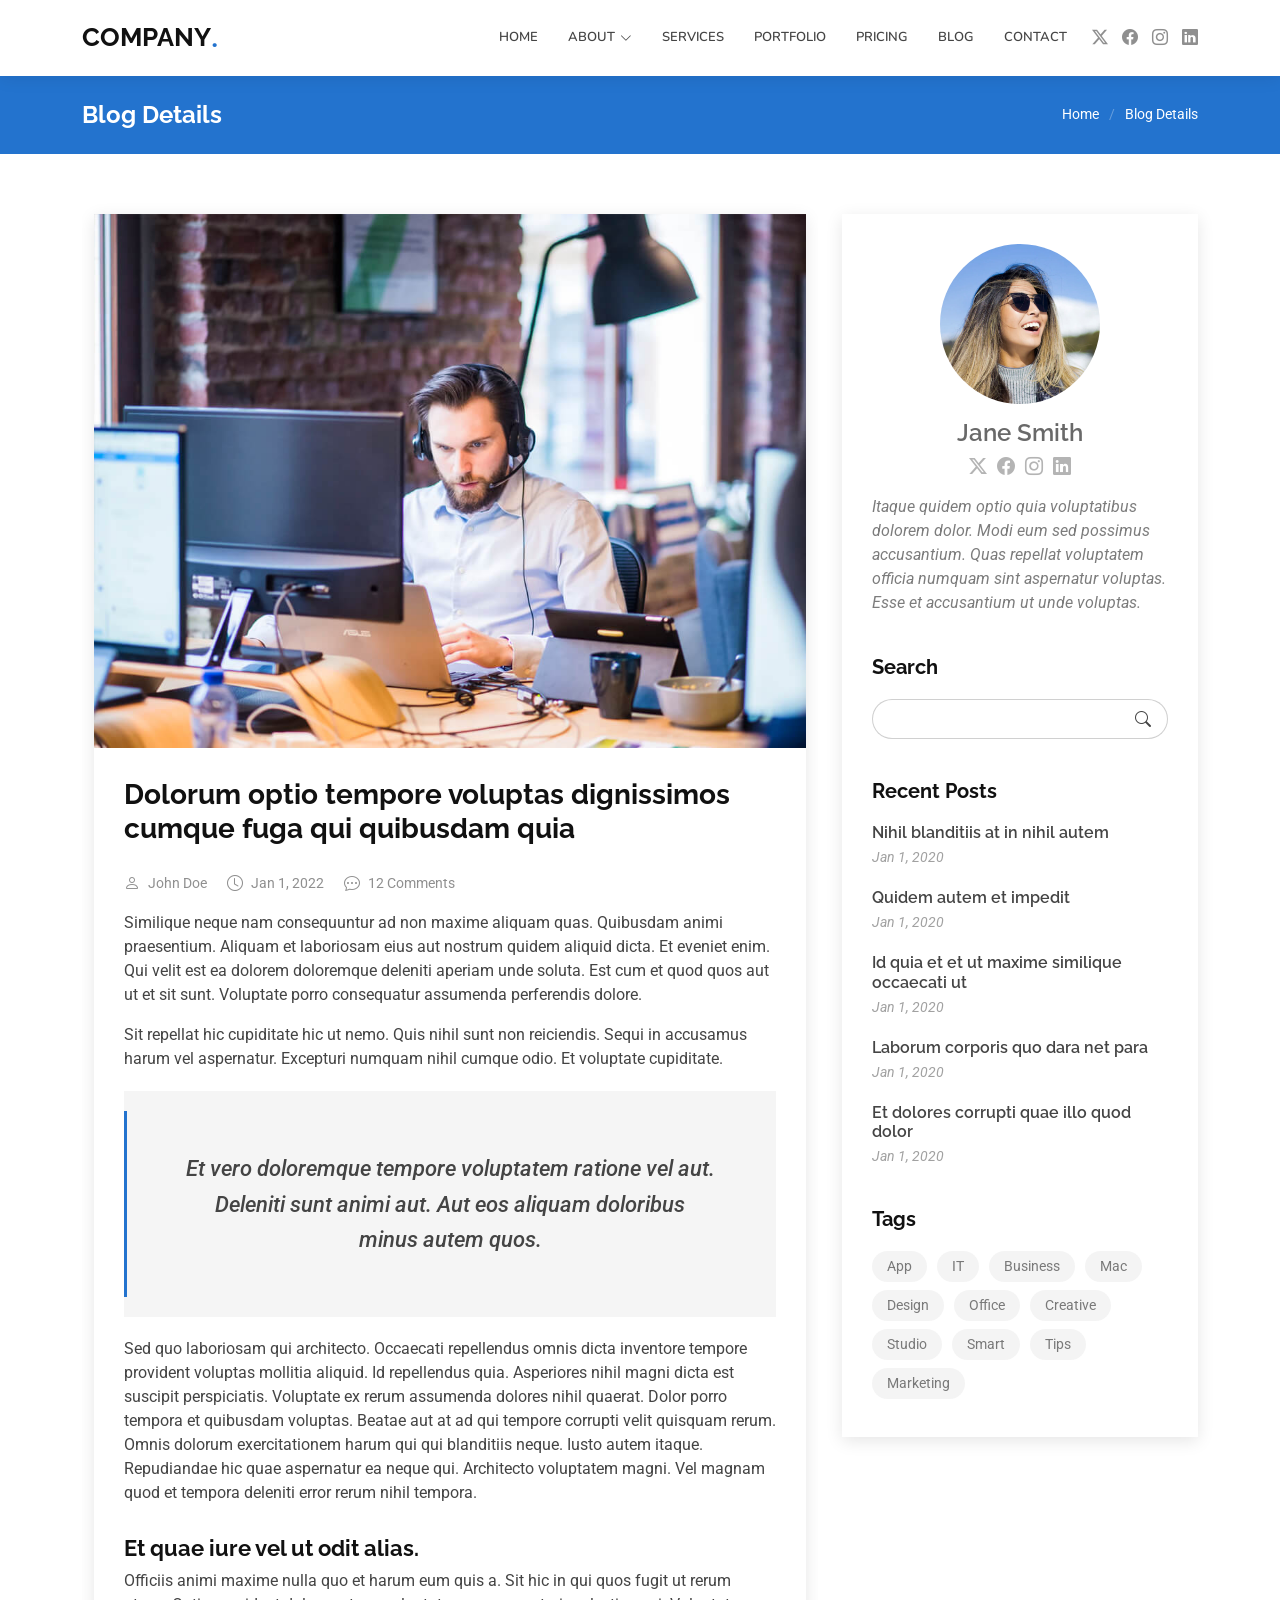
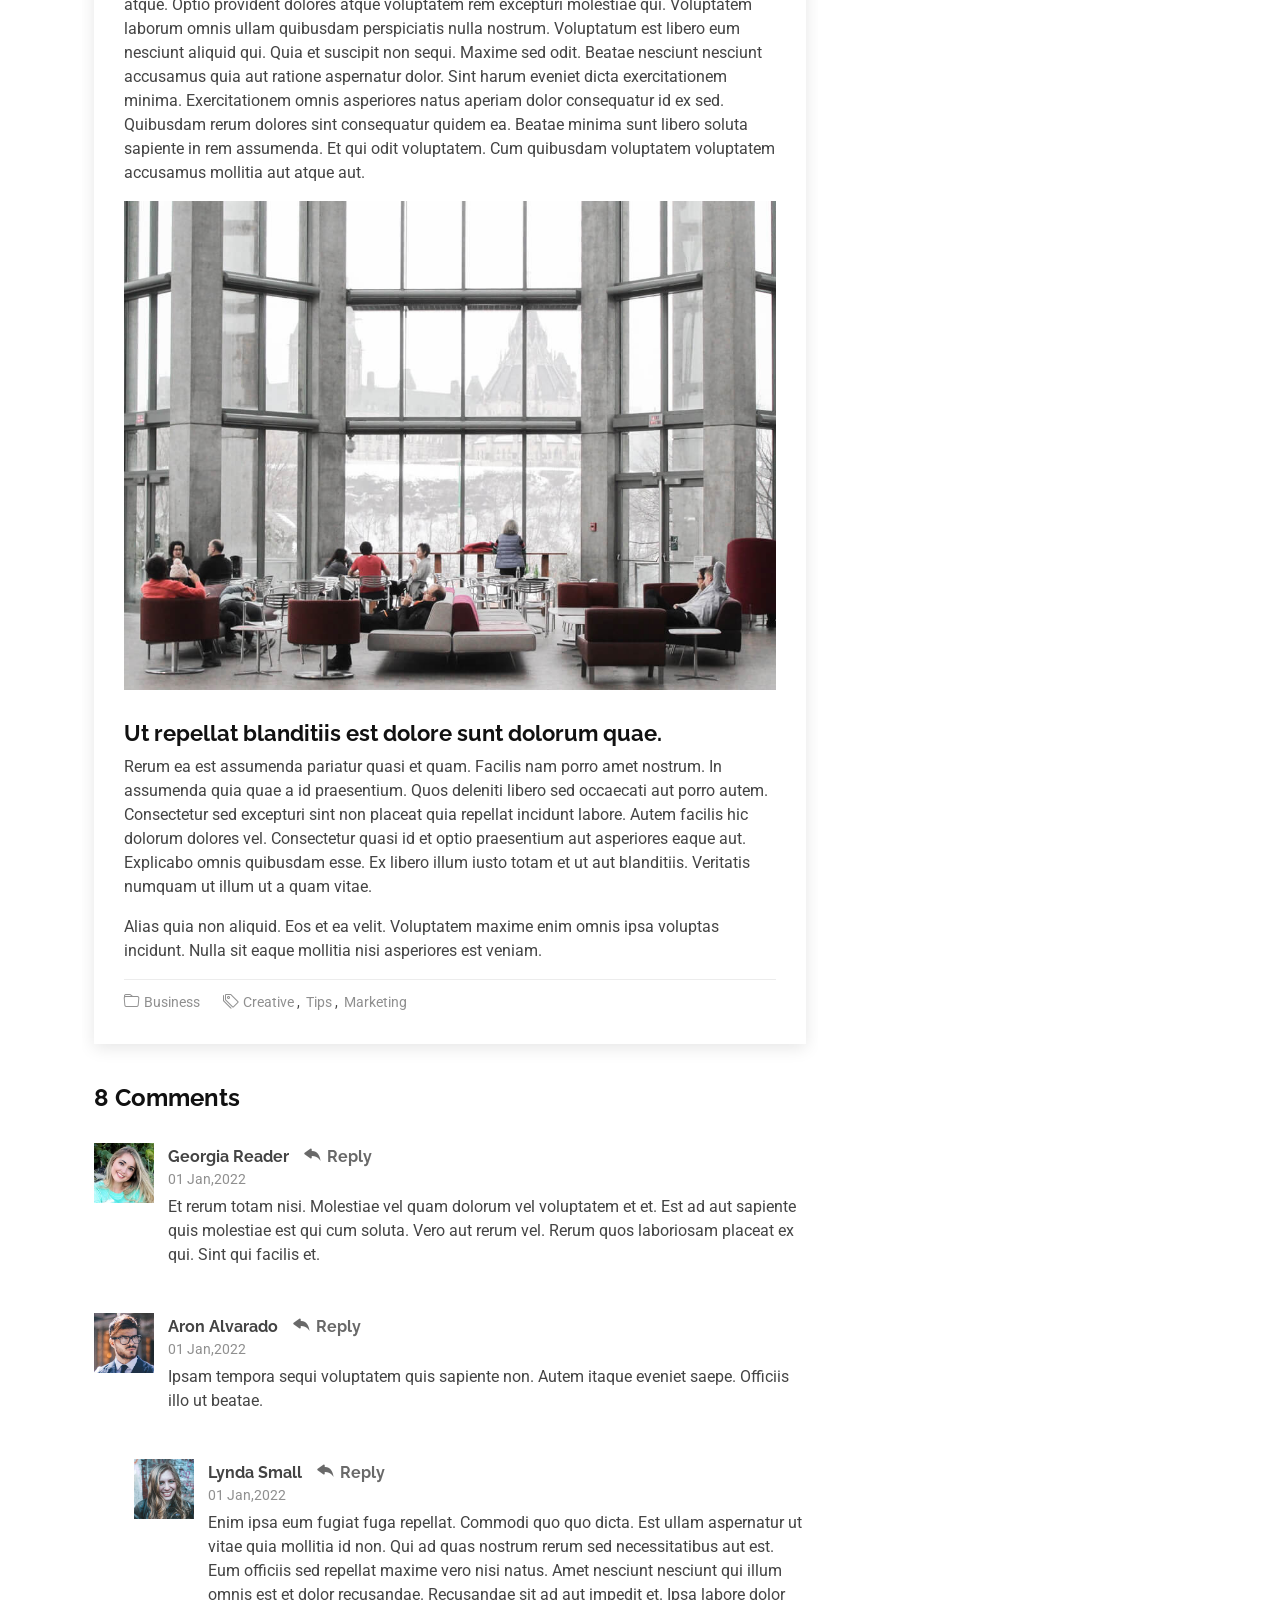
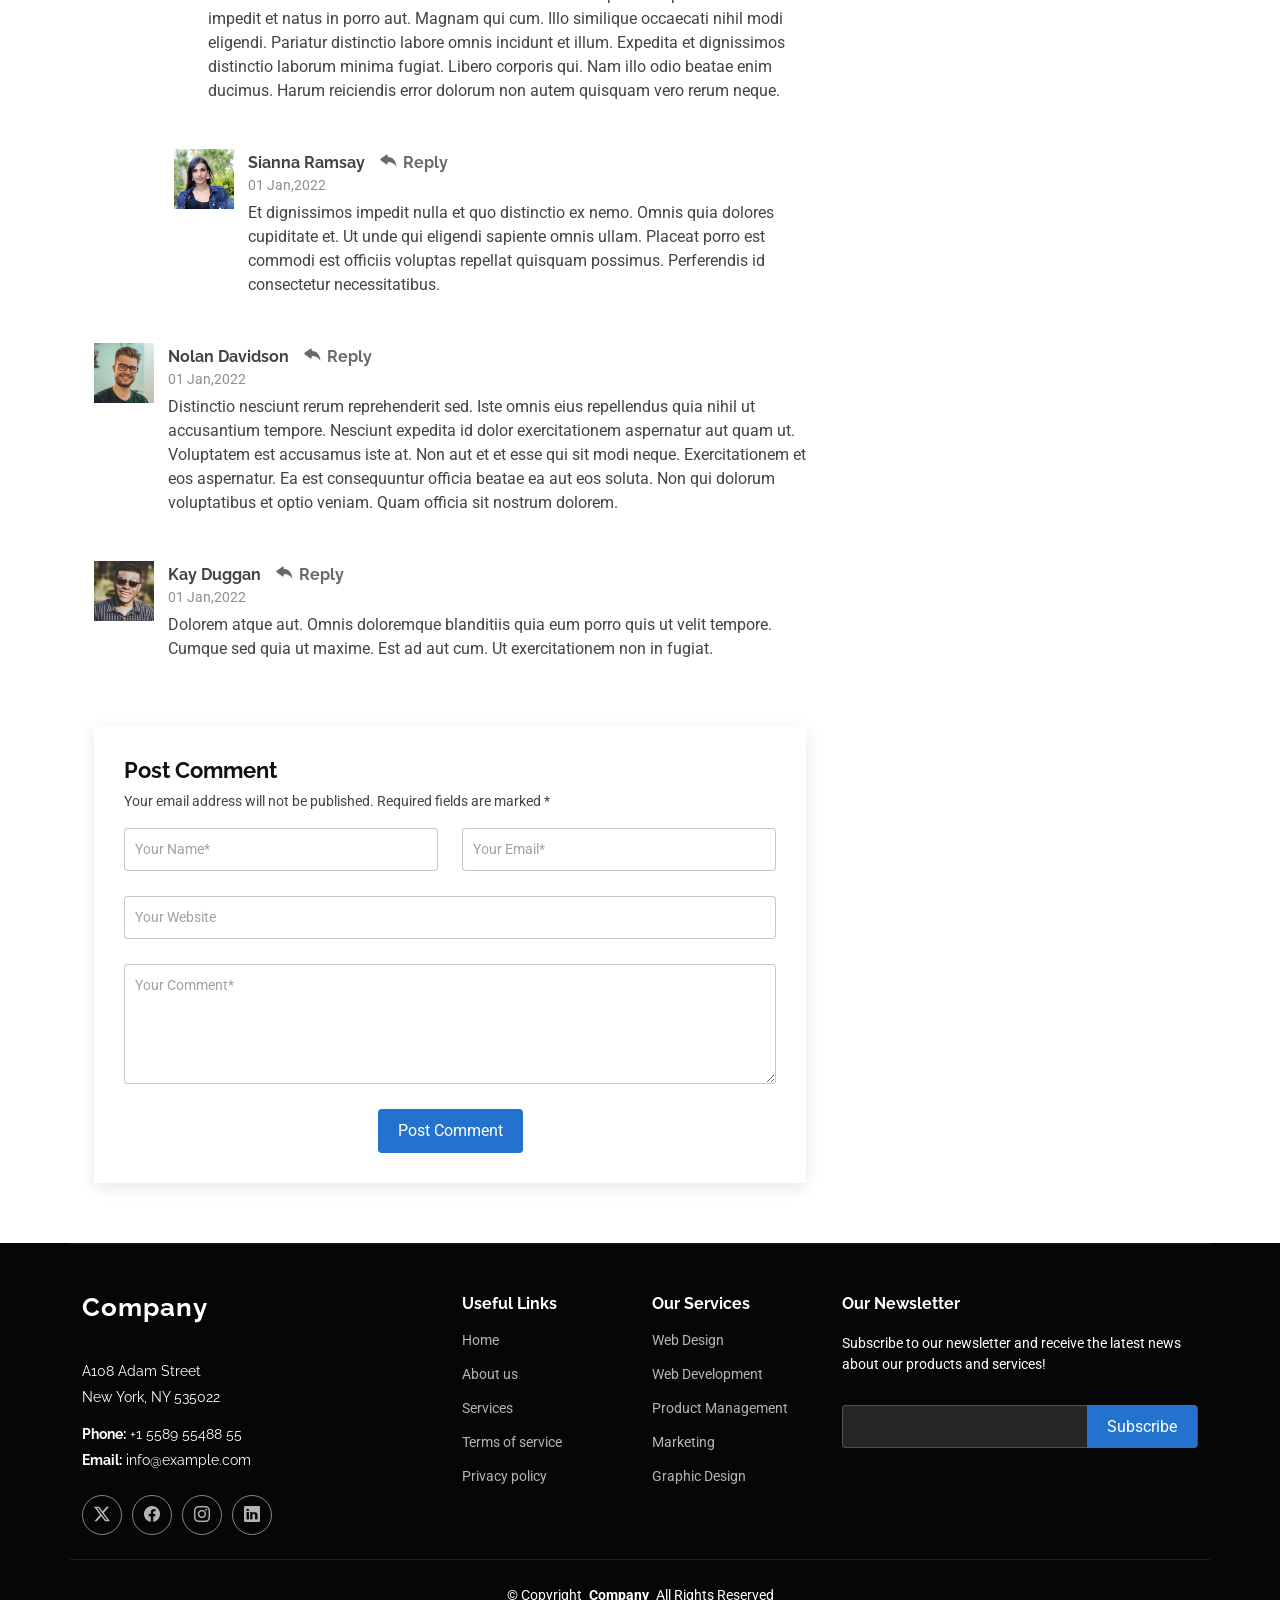
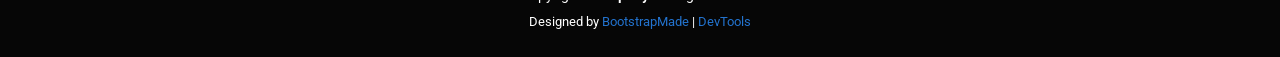
<file: blog-details.html>
<!DOCTYPE html>
<html lang="en">

<head>
  <meta charset="utf-8">
  <meta content="width=device-width, initial-scale=1.0" name="viewport">
  <title>Blog Details - Company Bootstrap Template</title>
  <meta name="description" content="">
  <meta name="keywords" content="">

  <!-- Favicons -->
  <link href="assets/img/favicon.png" rel="icon">
  <link href="assets/img/apple-touch-icon.png" rel="apple-touch-icon">

  <!-- Fonts -->
  <link href="https://fonts.googleapis.com" rel="preconnect">
  <link href="https://fonts.gstatic.com" rel="preconnect" crossorigin>
  <link href="https://fonts.googleapis.com/css2?family=Roboto:ital,wght@0,100;0,300;0,400;0,500;0,700;0,900;1,100;1,300;1,400;1,500;1,700;1,900&family=Raleway:ital,wght@0,100;0,200;0,300;0,400;0,500;0,600;0,700;0,800;0,900;1,100;1,200;1,300;1,400;1,500;1,600;1,700;1,800;1,900&family=Nunito:ital,wght@0,200;0,300;0,400;0,500;0,600;0,700;0,800;0,900;1,200;1,300;1,400;1,500;1,600;1,700;1,800;1,900&display=swap" rel="stylesheet">

  <!-- Vendor CSS Files -->
  <link href="assets/vendor/bootstrap/css/bootstrap.min.css" rel="stylesheet">
  <link href="assets/vendor/bootstrap-icons/bootstrap-icons.css" rel="stylesheet">
  <link href="assets/vendor/aos/aos.css" rel="stylesheet">
  <link href="assets/vendor/glightbox/css/glightbox.min.css" rel="stylesheet">
  <link href="assets/vendor/swiper/swiper-bundle.min.css" rel="stylesheet">

  <!-- Main CSS File -->
  <link href="assets/css/main.css" rel="stylesheet">

  <!-- =======================================================
  * Template Name: Company
  * Template URL: https://bootstrapmade.com/company-free-html-bootstrap-template/
  * Updated: Aug 07 2024 with Bootstrap v5.3.3
  * Author: BootstrapMade.com
  * License: https://bootstrapmade.com/license/
  ======================================================== -->
</head>

<body class="blog-details-page">

  <header id="header" class="header d-flex align-items-center sticky-top">
    <div class="container position-relative d-flex align-items-center">

      <a href="index.html" class="logo d-flex align-items-center me-auto">
        <!-- Uncomment the line below if you also wish to use an image logo -->
        <!-- <img src="assets/img/logo.png" alt=""> -->
        <h1 class="sitename">Company</h1><span>.</span>
      </a>

      <nav id="navmenu" class="navmenu">
        <ul>
          <li><a href="#hero">Home</a></li>
          <li class="dropdown"><a href="about.html"><span>About</span> <i class="bi bi-chevron-down toggle-dropdown"></i></a>
            <ul>
              <li><a href="team.html">Team</a></li>
              <li><a href="testimonials.html">Testimonials</a></li>
              <li class="dropdown"><a href="#"><span>Deep Dropdown</span> <i class="bi bi-chevron-down toggle-dropdown"></i></a>
                <ul>
                  <li><a href="#">Deep Dropdown 1</a></li>
                  <li><a href="#">Deep Dropdown 2</a></li>
                  <li><a href="#">Deep Dropdown 3</a></li>
                  <li><a href="#">Deep Dropdown 4</a></li>
                  <li><a href="#">Deep Dropdown 5</a></li>
                </ul>
              </li>
            </ul>
          </li>
          <li><a href="services.html">Services</a></li>
          <li><a href="portfolio.html">Portfolio</a></li>
          <li><a href="pricing.html">Pricing</a></li>
          <li><a href="blog.html">Blog</a></li>
          <li><a href="contact.html">Contact</a></li>
        </ul>
        <i class="mobile-nav-toggle d-xl-none bi bi-list"></i>
      </nav>

      <div class="header-social-links">
        <a href="#" class="twitter"><i class="bi bi-twitter-x"></i></a>
        <a href="#" class="facebook"><i class="bi bi-facebook"></i></a>
        <a href="#" class="instagram"><i class="bi bi-instagram"></i></a>
        <a href="#" class="linkedin"><i class="bi bi-linkedin"></i></a>
      </div>

    </div>
  </header>

  <main class="main">

    <!-- Page Title -->
    <div class="page-title accent-background">
      <div class="container d-lg-flex justify-content-between align-items-center">
        <h1 class="mb-2 mb-lg-0">Blog Details</h1>
        <nav class="breadcrumbs">
          <ol>
            <li><a href="index.html">Home</a></li>
            <li class="current">Blog Details</li>
          </ol>
        </nav>
      </div>
    </div><!-- End Page Title -->

    <div class="container">
      <div class="row">

        <div class="col-lg-8">

          <!-- Blog Details Section -->
          <section id="blog-details" class="blog-details section">
            <div class="container">

              <article class="article">

                <div class="post-img">
                  <img src="assets/img/blog/blog-1.jpg" alt="" class="img-fluid">
                </div>

                <h2 class="title">Dolorum optio tempore voluptas dignissimos cumque fuga qui quibusdam quia</h2>

                <div class="meta-top">
                  <ul>
                    <li class="d-flex align-items-center"><i class="bi bi-person"></i> <a href="blog-details.html">John Doe</a></li>
                    <li class="d-flex align-items-center"><i class="bi bi-clock"></i> <a href="blog-details.html"><time datetime="2020-01-01">Jan 1, 2022</time></a></li>
                    <li class="d-flex align-items-center"><i class="bi bi-chat-dots"></i> <a href="blog-details.html">12 Comments</a></li>
                  </ul>
                </div><!-- End meta top -->

                <div class="content">
                  <p>
                    Similique neque nam consequuntur ad non maxime aliquam quas. Quibusdam animi praesentium. Aliquam et laboriosam eius aut nostrum quidem aliquid dicta.
                    Et eveniet enim. Qui velit est ea dolorem doloremque deleniti aperiam unde soluta. Est cum et quod quos aut ut et sit sunt. Voluptate porro consequatur assumenda perferendis dolore.
                  </p>

                  <p>
                    Sit repellat hic cupiditate hic ut nemo. Quis nihil sunt non reiciendis. Sequi in accusamus harum vel aspernatur. Excepturi numquam nihil cumque odio. Et voluptate cupiditate.
                  </p>

                  <blockquote>
                    <p>
                      Et vero doloremque tempore voluptatem ratione vel aut. Deleniti sunt animi aut. Aut eos aliquam doloribus minus autem quos.
                    </p>
                  </blockquote>

                  <p>
                    Sed quo laboriosam qui architecto. Occaecati repellendus omnis dicta inventore tempore provident voluptas mollitia aliquid. Id repellendus quia. Asperiores nihil magni dicta est suscipit perspiciatis. Voluptate ex rerum assumenda dolores nihil quaerat.
                    Dolor porro tempora et quibusdam voluptas. Beatae aut at ad qui tempore corrupti velit quisquam rerum. Omnis dolorum exercitationem harum qui qui blanditiis neque.
                    Iusto autem itaque. Repudiandae hic quae aspernatur ea neque qui. Architecto voluptatem magni. Vel magnam quod et tempora deleniti error rerum nihil tempora.
                  </p>

                  <h3>Et quae iure vel ut odit alias.</h3>
                  <p>
                    Officiis animi maxime nulla quo et harum eum quis a. Sit hic in qui quos fugit ut rerum atque. Optio provident dolores atque voluptatem rem excepturi molestiae qui. Voluptatem laborum omnis ullam quibusdam perspiciatis nulla nostrum. Voluptatum est libero eum nesciunt aliquid qui.
                    Quia et suscipit non sequi. Maxime sed odit. Beatae nesciunt nesciunt accusamus quia aut ratione aspernatur dolor. Sint harum eveniet dicta exercitationem minima. Exercitationem omnis asperiores natus aperiam dolor consequatur id ex sed. Quibusdam rerum dolores sint consequatur quidem ea.
                    Beatae minima sunt libero soluta sapiente in rem assumenda. Et qui odit voluptatem. Cum quibusdam voluptatem voluptatem accusamus mollitia aut atque aut.
                  </p>
                  <img src="assets/img/blog/blog-inside-post.jpg" class="img-fluid" alt="">

                  <h3>Ut repellat blanditiis est dolore sunt dolorum quae.</h3>
                  <p>
                    Rerum ea est assumenda pariatur quasi et quam. Facilis nam porro amet nostrum. In assumenda quia quae a id praesentium. Quos deleniti libero sed occaecati aut porro autem. Consectetur sed excepturi sint non placeat quia repellat incidunt labore. Autem facilis hic dolorum dolores vel.
                    Consectetur quasi id et optio praesentium aut asperiores eaque aut. Explicabo omnis quibusdam esse. Ex libero illum iusto totam et ut aut blanditiis. Veritatis numquam ut illum ut a quam vitae.
                  </p>
                  <p>
                    Alias quia non aliquid. Eos et ea velit. Voluptatem maxime enim omnis ipsa voluptas incidunt. Nulla sit eaque mollitia nisi asperiores est veniam.
                  </p>

                </div><!-- End post content -->

                <div class="meta-bottom">
                  <i class="bi bi-folder"></i>
                  <ul class="cats">
                    <li><a href="#">Business</a></li>
                  </ul>

                  <i class="bi bi-tags"></i>
                  <ul class="tags">
                    <li><a href="#">Creative</a></li>
                    <li><a href="#">Tips</a></li>
                    <li><a href="#">Marketing</a></li>
                  </ul>
                </div><!-- End meta bottom -->

              </article>

            </div>
          </section><!-- /Blog Details Section -->

          <!-- Blog Comments Section -->
          <section id="blog-comments" class="blog-comments section">

            <div class="container">

              <h4 class="comments-count">8 Comments</h4>

              <div id="comment-1" class="comment">
                <div class="d-flex">
                  <div class="comment-img"><img src="assets/img/blog/comments-1.jpg" alt=""></div>
                  <div>
                    <h5><a href="">Georgia Reader</a> <a href="#" class="reply"><i class="bi bi-reply-fill"></i> Reply</a></h5>
                    <time datetime="2020-01-01">01 Jan,2022</time>
                    <p>
                      Et rerum totam nisi. Molestiae vel quam dolorum vel voluptatem et et. Est ad aut sapiente quis molestiae est qui cum soluta.
                      Vero aut rerum vel. Rerum quos laboriosam placeat ex qui. Sint qui facilis et.
                    </p>
                  </div>
                </div>
              </div><!-- End comment #1 -->

              <div id="comment-2" class="comment">
                <div class="d-flex">
                  <div class="comment-img"><img src="assets/img/blog/comments-2.jpg" alt=""></div>
                  <div>
                    <h5><a href="">Aron Alvarado</a> <a href="#" class="reply"><i class="bi bi-reply-fill"></i> Reply</a></h5>
                    <time datetime="2020-01-01">01 Jan,2022</time>
                    <p>
                      Ipsam tempora sequi voluptatem quis sapiente non. Autem itaque eveniet saepe. Officiis illo ut beatae.
                    </p>
                  </div>
                </div>

                <div id="comment-reply-1" class="comment comment-reply">
                  <div class="d-flex">
                    <div class="comment-img"><img src="assets/img/blog/comments-3.jpg" alt=""></div>
                    <div>
                      <h5><a href="">Lynda Small</a> <a href="#" class="reply"><i class="bi bi-reply-fill"></i> Reply</a></h5>
                      <time datetime="2020-01-01">01 Jan,2022</time>
                      <p>
                        Enim ipsa eum fugiat fuga repellat. Commodi quo quo dicta. Est ullam aspernatur ut vitae quia mollitia id non. Qui ad quas nostrum rerum sed necessitatibus aut est. Eum officiis sed repellat maxime vero nisi natus. Amet nesciunt nesciunt qui illum omnis est et dolor recusandae.

                        Recusandae sit ad aut impedit et. Ipsa labore dolor impedit et natus in porro aut. Magnam qui cum. Illo similique occaecati nihil modi eligendi. Pariatur distinctio labore omnis incidunt et illum. Expedita et dignissimos distinctio laborum minima fugiat.

                        Libero corporis qui. Nam illo odio beatae enim ducimus. Harum reiciendis error dolorum non autem quisquam vero rerum neque.
                      </p>
                    </div>
                  </div>

                  <div id="comment-reply-2" class="comment comment-reply">
                    <div class="d-flex">
                      <div class="comment-img"><img src="assets/img/blog/comments-4.jpg" alt=""></div>
                      <div>
                        <h5><a href="">Sianna Ramsay</a> <a href="#" class="reply"><i class="bi bi-reply-fill"></i> Reply</a></h5>
                        <time datetime="2020-01-01">01 Jan,2022</time>
                        <p>
                          Et dignissimos impedit nulla et quo distinctio ex nemo. Omnis quia dolores cupiditate et. Ut unde qui eligendi sapiente omnis ullam. Placeat porro est commodi est officiis voluptas repellat quisquam possimus. Perferendis id consectetur necessitatibus.
                        </p>
                      </div>
                    </div>

                  </div><!-- End comment reply #2-->

                </div><!-- End comment reply #1-->

              </div><!-- End comment #2-->

              <div id="comment-3" class="comment">
                <div class="d-flex">
                  <div class="comment-img"><img src="assets/img/blog/comments-5.jpg" alt=""></div>
                  <div>
                    <h5><a href="">Nolan Davidson</a> <a href="#" class="reply"><i class="bi bi-reply-fill"></i> Reply</a></h5>
                    <time datetime="2020-01-01">01 Jan,2022</time>
                    <p>
                      Distinctio nesciunt rerum reprehenderit sed. Iste omnis eius repellendus quia nihil ut accusantium tempore. Nesciunt expedita id dolor exercitationem aspernatur aut quam ut. Voluptatem est accusamus iste at.
                      Non aut et et esse qui sit modi neque. Exercitationem et eos aspernatur. Ea est consequuntur officia beatae ea aut eos soluta. Non qui dolorum voluptatibus et optio veniam. Quam officia sit nostrum dolorem.
                    </p>
                  </div>
                </div>

              </div><!-- End comment #3 -->

              <div id="comment-4" class="comment">
                <div class="d-flex">
                  <div class="comment-img"><img src="assets/img/blog/comments-6.jpg" alt=""></div>
                  <div>
                    <h5><a href="">Kay Duggan</a> <a href="#" class="reply"><i class="bi bi-reply-fill"></i> Reply</a></h5>
                    <time datetime="2020-01-01">01 Jan,2022</time>
                    <p>
                      Dolorem atque aut. Omnis doloremque blanditiis quia eum porro quis ut velit tempore. Cumque sed quia ut maxime. Est ad aut cum. Ut exercitationem non in fugiat.
                    </p>
                  </div>
                </div>

              </div><!-- End comment #4 -->

            </div>

          </section><!-- /Blog Comments Section -->

          <!-- Comment Form Section -->
          <section id="comment-form" class="comment-form section">
            <div class="container">

              <form action="">

                <h4>Post Comment</h4>
                <p>Your email address will not be published. Required fields are marked * </p>
                <div class="row">
                  <div class="col-md-6 form-group">
                    <input name="name" type="text" class="form-control" placeholder="Your Name*">
                  </div>
                  <div class="col-md-6 form-group">
                    <input name="email" type="text" class="form-control" placeholder="Your Email*">
                  </div>
                </div>
                <div class="row">
                  <div class="col form-group">
                    <input name="website" type="text" class="form-control" placeholder="Your Website">
                  </div>
                </div>
                <div class="row">
                  <div class="col form-group">
                    <textarea name="comment" class="form-control" placeholder="Your Comment*"></textarea>
                  </div>
                </div>

                <div class="text-center">
                  <button type="submit" class="btn btn-primary">Post Comment</button>
                </div>

              </form>

            </div>
          </section><!-- /Comment Form Section -->

        </div>

        <div class="col-lg-4 sidebar">

          <div class="widgets-container">

            <!-- Blog Author Widget -->
            <div class="blog-author-widget widget-item">

              <div class="d-flex flex-column align-items-center">
                <img src="assets/img/blog/blog-author.jpg" class="rounded-circle flex-shrink-0" alt="">
                <h4>Jane Smith</h4>
                <div class="social-links">
                  <a href="https://x.com/#"><i class="bi bi-twitter-x"></i></a>
                  <a href="https://facebook.com/#"><i class="bi bi-facebook"></i></a>
                  <a href="https://instagram.com/#"><i class="biu bi-instagram"></i></a>
                  <a href="https://instagram.com/#"><i class="biu bi-linkedin"></i></a>
                </div>

                <p>
                  Itaque quidem optio quia voluptatibus dolorem dolor. Modi eum sed possimus accusantium. Quas repellat voluptatem officia numquam sint aspernatur voluptas. Esse et accusantium ut unde voluptas.
                </p>

              </div>
            </div><!--/Blog Author Widget -->

            <!-- Search Widget -->
            <div class="search-widget widget-item">

              <h3 class="widget-title">Search</h3>
              <form action="">
                <input type="text">
                <button type="submit" title="Search"><i class="bi bi-search"></i></button>
              </form>

            </div><!--/Search Widget -->

            <!-- Recent Posts Widget -->
            <div class="recent-posts-widget widget-item">

              <h3 class="widget-title">Recent Posts</h3>

              <div class="post-item">
                <h4><a href="blog-details.html">Nihil blanditiis at in nihil autem</a></h4>
                <time datetime="2020-01-01">Jan 1, 2020</time>
              </div><!-- End recent post item-->

              <div class="post-item">
                <h4><a href="blog-details.html">Quidem autem et impedit</a></h4>
                <time datetime="2020-01-01">Jan 1, 2020</time>
              </div><!-- End recent post item-->

              <div class="post-item">
                <h4><a href="blog-details.html">Id quia et et ut maxime similique occaecati ut</a></h4>
                <time datetime="2020-01-01">Jan 1, 2020</time>
              </div><!-- End recent post item-->

              <div class="post-item">
                <h4><a href="blog-details.html">Laborum corporis quo dara net para</a></h4>
                <time datetime="2020-01-01">Jan 1, 2020</time>
              </div><!-- End recent post item-->

              <div class="post-item">
                <h4><a href="blog-details.html">Et dolores corrupti quae illo quod dolor</a></h4>
                <time datetime="2020-01-01">Jan 1, 2020</time>
              </div><!-- End recent post item-->

            </div><!--/Recent Posts Widget -->

            <!-- Tags Widget -->
            <div class="tags-widget widget-item">

              <h3 class="widget-title">Tags</h3>
              <ul>
                <li><a href="#">App</a></li>
                <li><a href="#">IT</a></li>
                <li><a href="#">Business</a></li>
                <li><a href="#">Mac</a></li>
                <li><a href="#">Design</a></li>
                <li><a href="#">Office</a></li>
                <li><a href="#">Creative</a></li>
                <li><a href="#">Studio</a></li>
                <li><a href="#">Smart</a></li>
                <li><a href="#">Tips</a></li>
                <li><a href="#">Marketing</a></li>
              </ul>

            </div><!--/Tags Widget -->

          </div>

        </div>

      </div>
    </div>

  </main>

  <footer id="footer" class="footer dark-background">

    <div class="container footer-top">
      <div class="row gy-4">
        <div class="col-lg-4 col-md-6 footer-about">
          <a href="index.html" class="logo d-flex align-items-center">
            <span class="sitename">Company</span>
          </a>
          <div class="footer-contact pt-3">
            <p>A108 Adam Street</p>
            <p>New York, NY 535022</p>
            <p class="mt-3"><strong>Phone:</strong> <span>+1 5589 55488 55</span></p>
            <p><strong>Email:</strong> <span>info@example.com</span></p>
          </div>
          <div class="social-links d-flex mt-4">
            <a href=""><i class="bi bi-twitter-x"></i></a>
            <a href=""><i class="bi bi-facebook"></i></a>
            <a href=""><i class="bi bi-instagram"></i></a>
            <a href=""><i class="bi bi-linkedin"></i></a>
          </div>
        </div>

        <div class="col-lg-2 col-md-3 footer-links">
          <h4>Useful Links</h4>
          <ul>
            <li><a href="#">Home</a></li>
            <li><a href="#">About us</a></li>
            <li><a href="#">Services</a></li>
            <li><a href="#">Terms of service</a></li>
            <li><a href="#">Privacy policy</a></li>
          </ul>
        </div>

        <div class="col-lg-2 col-md-3 footer-links">
          <h4>Our Services</h4>
          <ul>
            <li><a href="#">Web Design</a></li>
            <li><a href="#">Web Development</a></li>
            <li><a href="#">Product Management</a></li>
            <li><a href="#">Marketing</a></li>
            <li><a href="#">Graphic Design</a></li>
          </ul>
        </div>

        <div class="col-lg-4 col-md-12 footer-newsletter">
          <h4>Our Newsletter</h4>
          <p>Subscribe to our newsletter and receive the latest news about our products and services!</p>
          <form action="forms/newsletter.php" method="post" class="php-email-form">
            <div class="newsletter-form"><input type="email" name="email"><input type="submit" value="Subscribe"></div>
            <div class="loading">Loading</div>
            <div class="error-message"></div>
            <div class="sent-message">Your subscription request has been sent. Thank you!</div>
          </form>
        </div>

      </div>
    </div>

    <div class="container copyright text-center mt-4">
      <p>© <span>Copyright</span> <strong class="px-1 sitename">Company</strong> <span>All Rights Reserved</span></p>
      <div class="credits">
        <!-- All the links in the footer should remain intact. -->
        <!-- You can delete the links only if you've purchased the pro version. -->
        <!-- Licensing information: https://bootstrapmade.com/license/ -->
        <!-- Purchase the pro version with working PHP/AJAX contact form: [buy-url] -->
        Designed by <a href="https://bootstrapmade.com/">BootstrapMade</a> | <a href="https://bootstrapmade.com/tools/">DevTools</a>
      </div>
    </div>

  </footer>

  <!-- Scroll Top -->
  <a href="#" id="scroll-top" class="scroll-top d-flex align-items-center justify-content-center"><i class="bi bi-arrow-up-short"></i></a>

  <!-- Preloader -->
  <div id="preloader"></div>

  <!-- Vendor JS Files -->
  <script src="assets/vendor/bootstrap/js/bootstrap.bundle.min.js"></script>
  <script src="assets/vendor/php-email-form/validate.js"></script>
  <script src="assets/vendor/aos/aos.js"></script>
  <script src="assets/vendor/glightbox/js/glightbox.min.js"></script>
  <script src="assets/vendor/imagesloaded/imagesloaded.pkgd.min.js"></script>
  <script src="assets/vendor/isotope-layout/isotope.pkgd.min.js"></script>
  <script src="assets/vendor/waypoints/noframework.waypoints.js"></script>
  <script src="assets/vendor/swiper/swiper-bundle.min.js"></script>

  <!-- Main JS File -->
  <script src="assets/js/main.js"></script>

</body>

</html>
</file>
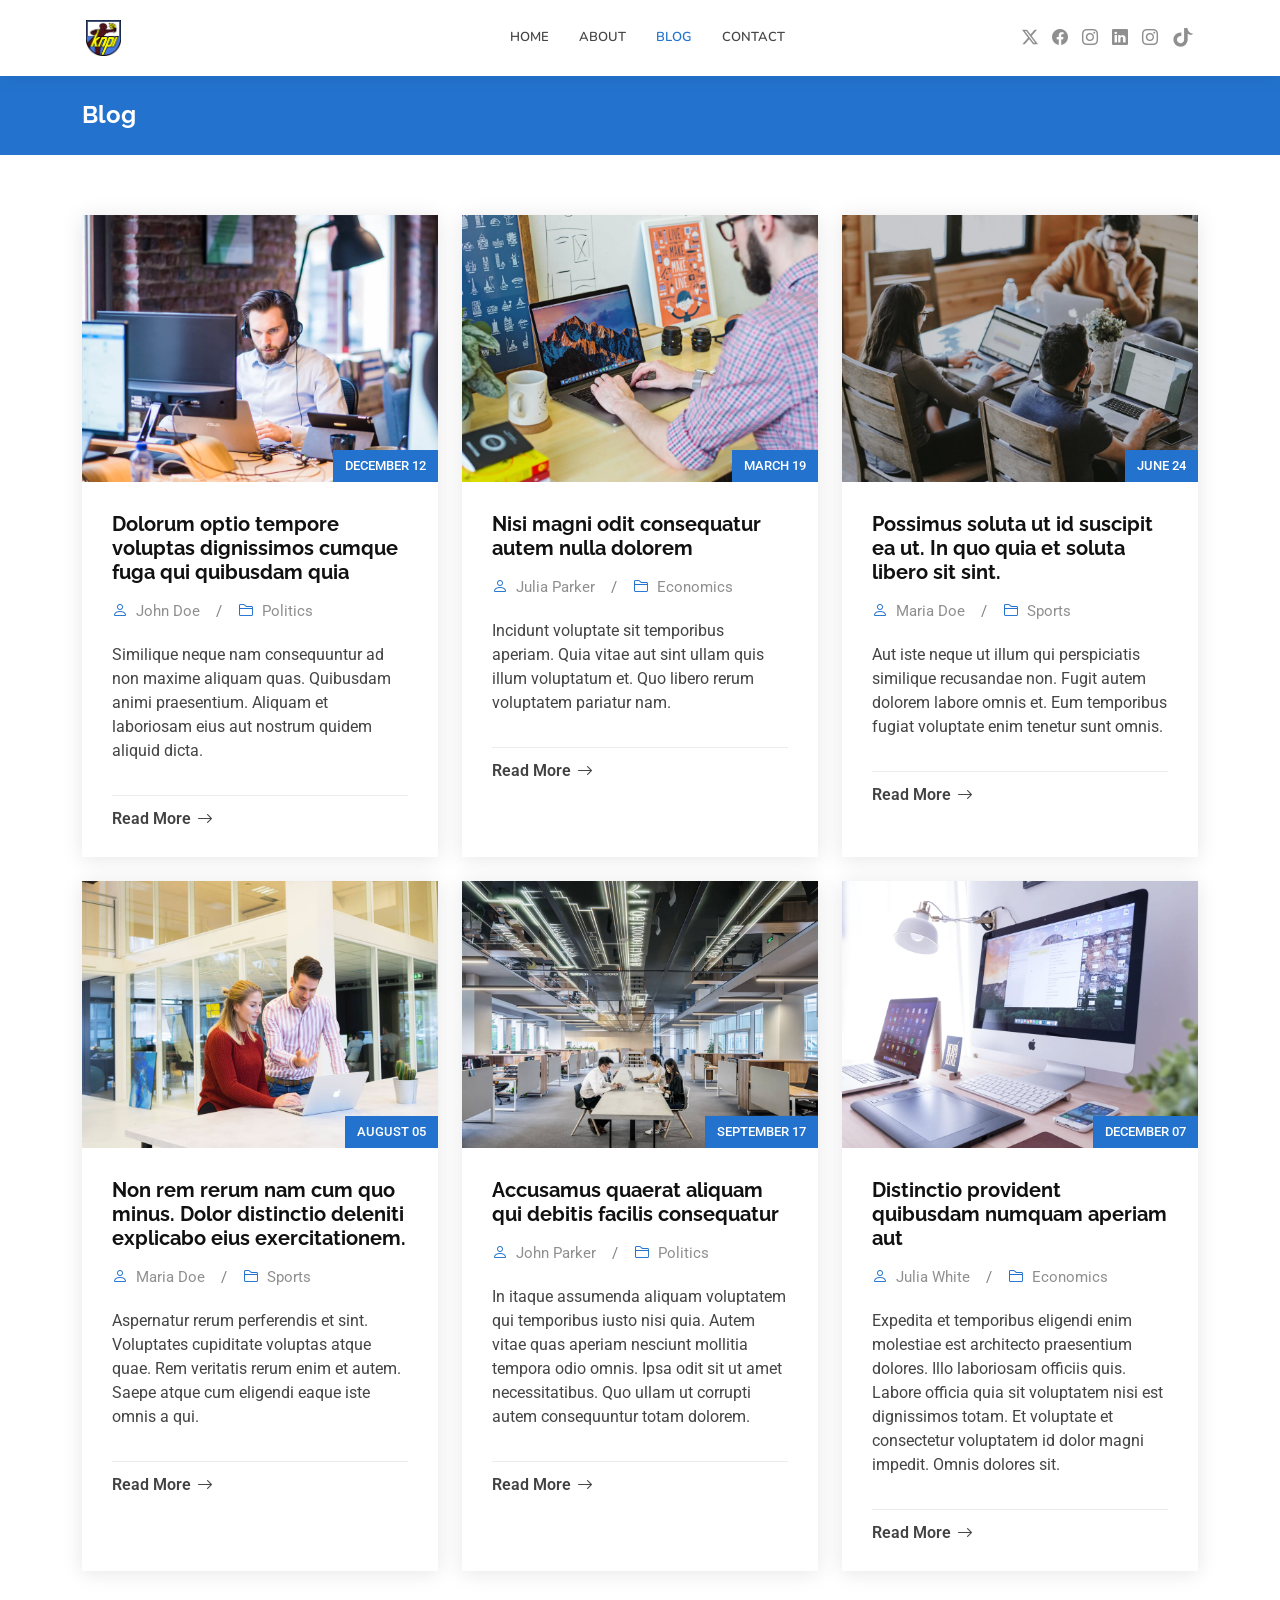
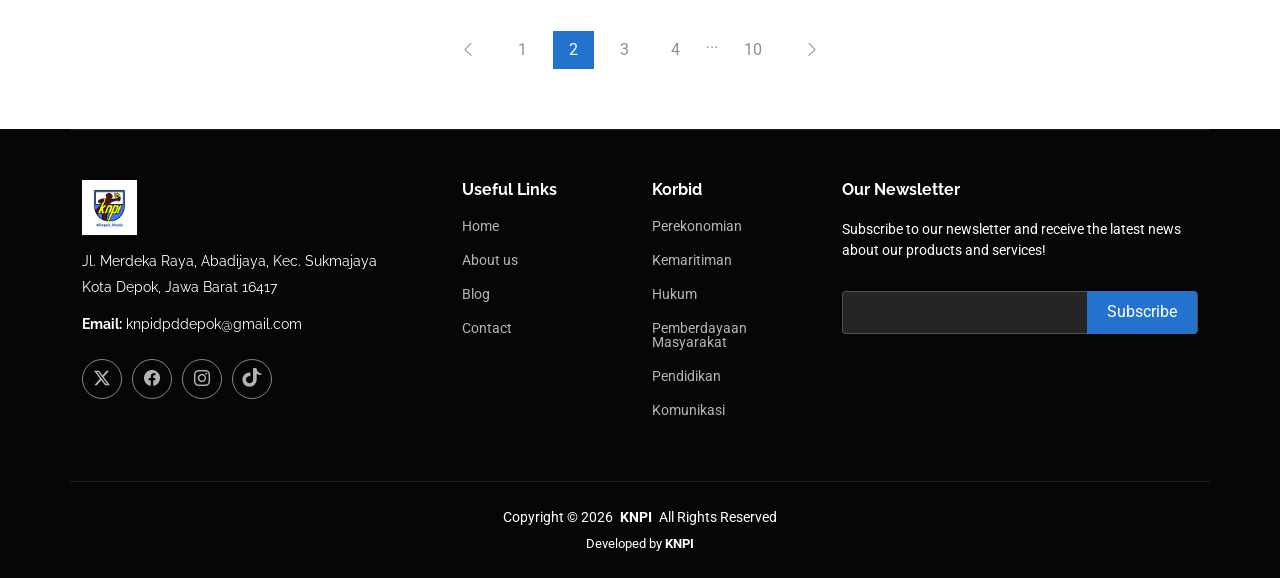
<file: blog.html>
<!DOCTYPE html>
<html lang="en">

<head>
  <meta charset="utf-8" />
  <meta content="width=device-width, initial-scale=1.0" name="viewport" />
  <title>Blog - DPP KNPI</title>
  <meta name="description" content="" />
  <meta name="keywords" content="" />

  <!-- Favicons -->
  <link href="assets/img/logo/1.jpg" rel="icon" />
  <link href="aassets/img/logo/1.jpg" rel="apple-touch-icon" />

  <!-- Fonts -->
  <link href="https://fonts.googleapis.com" rel="preconnect" />
  <link href="https://fonts.gstatic.com" rel="preconnect" crossorigin />
  <link
    href="https://fonts.googleapis.com/css2?family=Roboto:ital,wght@0,100;0,300;0,400;0,500;0,700;0,900;1,100;1,300;1,400;1,500;1,700;1,900&family=Raleway:ital,wght@0,100;0,200;0,300;0,400;0,500;0,600;0,700;0,800;0,900;1,100;1,200;1,300;1,400;1,500;1,600;1,700;1,800;1,900&family=Nunito:ital,wght@0,200;0,300;0,400;0,500;0,600;0,700;0,800;0,900;1,200;1,300;1,400;1,500;1,600;1,700;1,800;1,900&display=swap"
    rel="stylesheet" />

  <!-- Vendor CSS Files -->
  <link href="assets/vendor/bootstrap/css/bootstrap.min.css" rel="stylesheet" />
  <link href="assets/vendor/bootstrap-icons/bootstrap-icons.css" rel="stylesheet" />
  <link href="assets/vendor/aos/aos.css" rel="stylesheet" />
  <link href="assets/vendor/glightbox/css/glightbox.min.css" rel="stylesheet" />
  <link href="assets/vendor/swiper/swiper-bundle.min.css" rel="stylesheet" />

  <!-- Main CSS File -->
  <link href="assets/css/main.css" rel="stylesheet" />

  <!-- =======================================================
  * Template Name: Company
  * Template URL: https://bootstrapmade.com/company-free-html-bootstrap-template/
  * Updated: Aug 07 2024 with Bootstrap v5.3.3
  * Author: BootstrapMade.com
  * License: https://bootstrapmade.com/license/
  ======================================================== -->
</head>
<style>
  /* =========================
   DESKTOP ONLY
========================= */
  @media (min-width: 1200px) {
    #header .container {
      position: relative;
      padding: 10px 16px;
    }

    #header .navmenu {
      position: absolute;
      left: 50%;
      transform: translateX(-50%);
    }

    /* #header .logo-img {
      max-height: 5%;
      height: 5%;
      width: 5%;
    } */

  }

  /* Footer Logo */
  .footer-logo-img {
    height: 55px;
    width: auto;
    object-fit: contain;
  }

  /* Nama organisasi */
  .footer-about .sitename {
    font-size: 20px;
    font-weight: 700;
    color: #fff;
  }

  /* Mobile: logo ke tengah */
  @media (max-width: 767px) {
    .footer-logo {
      justify-content: center;
      text-align: center;
    }

    .footer-about {
      text-align: center;
    }

    .social-links {
      justify-content: center;
    }
  }
</style>

<body class="blog-page">

  <header id="header" class="header d-flex align-items-center sticky-top">
    <div class="container position-relative d-flex align-items-center">

      <a href="index.html" class="logo d-flex align-items-center me-auto">
        <!-- Uncomment the line below if you also wish to use an image logo -->
        <!-- <img src="assets/img/logo.png" alt=""> -->
        <!-- <h1 class="sitename">Company</h1><span>.</span> -->
        <img src="assets/img/logo/1.jpg" alt="" class="logo-img">
      </a>

      <nav id="navmenu" class="navmenu align-items-center">
        <ul>
          <li><a href="index.html">Home</a></li>
          <li><a href="about.html">About</a></li>
          <li><a href="blog.html" class="active">Blog</a></li>
          <li><a href="contact.html">Contact</a></li>
        </ul>
        <i class="mobile-nav-toggle d-xl-none bi bi-list"></i>
      </nav>

      <div class="header-social-links">
        <a href="#" class="twitter"><i class="bi bi-twitter-x"></i></a>
        <a href="#" class="facebook"><i class="bi bi-facebook"></i></a>
        <a href="#" class="instagram"><i class="bi bi-instagram"></i></a>
        <a href="#" class="linkedin"><i class="bi bi-linkedin"></i></a> <a
          href="https://www.instagram.com/knpikotadepok/"><i class="bi bi-instagram"></i></a>
        <a href="https://www.tiktok.com/@knpidepok" target="_blank" class="tiktok-icon">
          <svg xmlns="http://www.w3.org/2000/svg" width="22" height="22" fill="currentColor" viewBox="0 0 24 24">
            <path
              d="M21 7.5a6.6 6.6 0 0 1-3.9-1.2v6.4a7.8 7.8 0 1 1-7.8-7.8c.3 0 .6 0 .9.1v3.9a3.9 3.9 0 1 0 3 3.8V0h3.6a6.6 6.6 0 0 0 6.4 6.4z" />
          </svg>
        </a>
      </div>

    </div>
  </header>

  <main class="main">

    <!-- Page Title -->
    <div class="page-title accent-background">
      <div class="container d-lg-flex justify-content-between align-items-center">
        <h1 class="mb-2 mb-lg-0">Blog</h1>
      </div>
    </div><!-- End Page Title -->

    <!-- Blog Posts Section -->
    <section id="blog-posts" class="blog-posts section">

      <div class="container">
        <div class="row gy-4">

          <div class="col-lg-4">
            <article class="position-relative h-100">

              <div class="post-img position-relative overflow-hidden">
                <img src="assets/img/blog/blog-1.jpg" class="img-fluid" alt="">
                <span class="post-date">December 12</span>
              </div>

              <div class="post-content d-flex flex-column">

                <h3 class="post-title">Dolorum optio tempore voluptas dignissimos cumque fuga qui quibusdam quia</h3>

                <div class="meta d-flex align-items-center">
                  <div class="d-flex align-items-center">
                    <i class="bi bi-person"></i> <span class="ps-2">John Doe</span>
                  </div>
                  <span class="px-3 text-black-50">/</span>
                  <div class="d-flex align-items-center">
                    <i class="bi bi-folder2"></i> <span class="ps-2">Politics</span>
                  </div>
                </div>

                <p>
                  Similique neque nam consequuntur ad non maxime aliquam quas. Quibusdam animi praesentium. Aliquam et
                  laboriosam eius aut nostrum quidem aliquid dicta.
                </p>

                <hr>

                <a href="blog-details.html" class="readmore stretched-link"><span>Read More</span><i
                    class="bi bi-arrow-right"></i></a>

              </div>

            </article>
          </div><!-- End post list item -->

          <div class="col-lg-4">
            <article class="position-relative h-100">

              <div class="post-img position-relative overflow-hidden">
                <img src="assets/img/blog/blog-2.jpg" class="img-fluid" alt="">
                <span class="post-date">March 19</span>
              </div>

              <div class="post-content d-flex flex-column">

                <h3 class="post-title">Nisi magni odit consequatur autem nulla dolorem</h3>

                <div class="meta d-flex align-items-center">
                  <div class="d-flex align-items-center">
                    <i class="bi bi-person"></i> <span class="ps-2">Julia Parker</span>
                  </div>
                  <span class="px-3 text-black-50">/</span>
                  <div class="d-flex align-items-center">
                    <i class="bi bi-folder2"></i> <span class="ps-2">Economics</span>
                  </div>
                </div>

                <p>
                  Incidunt voluptate sit temporibus aperiam. Quia vitae aut sint ullam quis illum voluptatum et. Quo
                  libero rerum voluptatem pariatur nam.
                </p>

                <hr>

                <a href="blog-details.html" class="readmore stretched-link"><span>Read More</span><i
                    class="bi bi-arrow-right"></i></a>

              </div>

            </article>
          </div><!-- End post list item -->

          <div class="col-lg-4">
            <article class="position-relative h-100">

              <div class="post-img position-relative overflow-hidden">
                <img src="assets/img/blog/blog-3.jpg" class="img-fluid" alt="">
                <span class="post-date">June 24</span>
              </div>

              <div class="post-content d-flex flex-column">

                <h3 class="post-title">Possimus soluta ut id suscipit ea ut. In quo quia et soluta libero sit sint.</h3>

                <div class="meta d-flex align-items-center">
                  <div class="d-flex align-items-center">
                    <i class="bi bi-person"></i> <span class="ps-2">Maria Doe</span>
                  </div>
                  <span class="px-3 text-black-50">/</span>
                  <div class="d-flex align-items-center">
                    <i class="bi bi-folder2"></i> <span class="ps-2">Sports</span>
                  </div>
                </div>

                <p>
                  Aut iste neque ut illum qui perspiciatis similique recusandae non. Fugit autem dolorem labore omnis
                  et. Eum temporibus fugiat voluptate enim tenetur sunt omnis.
                </p>

                <hr>

                <a href="blog-details.html" class="readmore stretched-link"><span>Read More</span><i
                    class="bi bi-arrow-right"></i></a>

              </div>

            </article>
          </div><!-- End post list item -->

          <div class="col-lg-4">
            <article class="position-relative h-100">

              <div class="post-img position-relative overflow-hidden">
                <img src="assets/img/blog/blog-4.jpg" class="img-fluid" alt="">
                <span class="post-date">August 05</span>
              </div>

              <div class="post-content d-flex flex-column">

                <h3 class="post-title">Non rem rerum nam cum quo minus. Dolor distinctio deleniti explicabo eius
                  exercitationem.</h3>

                <div class="meta d-flex align-items-center">
                  <div class="d-flex align-items-center">
                    <i class="bi bi-person"></i> <span class="ps-2">Maria Doe</span>
                  </div>
                  <span class="px-3 text-black-50">/</span>
                  <div class="d-flex align-items-center">
                    <i class="bi bi-folder2"></i> <span class="ps-2">Sports</span>
                  </div>
                </div>

                <p>
                  Aspernatur rerum perferendis et sint. Voluptates cupiditate voluptas atque quae. Rem veritatis rerum
                  enim et autem. Saepe atque cum eligendi eaque iste omnis a qui.
                </p>

                <hr>

                <a href="blog-details.html" class="readmore stretched-link"><span>Read More</span><i
                    class="bi bi-arrow-right"></i></a>

              </div>

            </article>
          </div><!-- End post list item -->

          <div class="col-lg-4">
            <article class="position-relative h-100">

              <div class="post-img position-relative overflow-hidden">
                <img src="assets/img/blog/blog-5.jpg" class="img-fluid" alt="">
                <span class="post-date">September 17</span>
              </div>

              <div class="post-content d-flex flex-column">

                <h3 class="post-title">Accusamus quaerat aliquam qui debitis facilis consequatur</h3>

                <div class="meta d-flex align-items-center">
                  <div class="d-flex align-items-center">
                    <i class="bi bi-person"></i> <span class="ps-2">John Parker</span>
                  </div>
                  <span class="px-3 text-black-50">/</span>
                  <div class="d-flex align-items-center">
                    <i class="bi bi-folder2"></i> <span class="ps-2">Politics</span>
                  </div>
                </div>

                <p>
                  In itaque assumenda aliquam voluptatem qui temporibus iusto nisi quia. Autem vitae quas aperiam
                  nesciunt mollitia tempora odio omnis. Ipsa odit sit ut amet necessitatibus. Quo ullam ut corrupti
                  autem consequuntur totam dolorem.
                </p>

                <hr>

                <a href="blog-details.html" class="readmore stretched-link"><span>Read More</span><i
                    class="bi bi-arrow-right"></i></a>

              </div>

            </article>
          </div><!-- End post list item -->

          <div class="col-lg-4">
            <article class="position-relative h-100">

              <div class="post-img position-relative overflow-hidden">
                <img src="assets/img/blog/blog-6.jpg" class="img-fluid" alt="">
                <span class="post-date">December 07</span>
              </div>

              <div class="post-content d-flex flex-column">

                <h3 class="post-title">Distinctio provident quibusdam numquam aperiam aut</h3>

                <div class="meta d-flex align-items-center">
                  <div class="d-flex align-items-center">
                    <i class="bi bi-person"></i> <span class="ps-2">Julia White</span>
                  </div>
                  <span class="px-3 text-black-50">/</span>
                  <div class="d-flex align-items-center">
                    <i class="bi bi-folder2"></i> <span class="ps-2">Economics</span>
                  </div>
                </div>

                <p>
                  Expedita et temporibus eligendi enim molestiae est architecto praesentium dolores. Illo laboriosam
                  officiis quis. Labore officia quia sit voluptatem nisi est dignissimos totam. Et voluptate et
                  consectetur voluptatem id dolor magni impedit. Omnis dolores sit.
                </p>

                <hr>

                <a href="blog-details.html" class="readmore stretched-link"><span>Read More</span><i
                    class="bi bi-arrow-right"></i></a>

              </div>

            </article>
          </div><!-- End post list item -->

        </div>
      </div>

    </section><!-- /Blog Posts Section -->

    <!-- Blog Pagination Section -->
    <section id="blog-pagination" class="blog-pagination section">

      <div class="container">
        <div class="d-flex justify-content-center">
          <ul>
            <li><a href="#"><i class="bi bi-chevron-left"></i></a></li>
            <li><a href="#">1</a></li>
            <li><a href="#" class="active">2</a></li>
            <li><a href="#">3</a></li>
            <li><a href="#">4</a></li>
            <li>...</li>
            <li><a href="#">10</a></li>
            <li><a href="#"><i class="bi bi-chevron-right"></i></a></li>
          </ul>
        </div>
      </div>

    </section><!-- /Blog Pagination Section -->

  </main>

  <footer id="footer" class="footer dark-background">
    <div class="container footer-top">
      <div class="row gy-4">
        <div class="col-lg-4 col-md-6 footer-about">
          <img src="assets/img/logo/2.jpg" alt="KNPI Kota Depok" class="footer-logo-img">
          <!-- <span class="sitename">KNPI</span> -->
          </a>
          <div class="footer-contact pt-3">
            <p>Jl. Merdeka Raya, Abadijaya, Kec. Sukmajaya
            <p>Kota Depok, Jawa Barat 16417</p>
            </p>
            <p class="mt-3">
              <!-- <strong>Phone:</strong> <span>+1 5589 55488 55</span> -->
            </p>
            <p><strong>Email:</strong> <span> knpidpddepok@gmail.com</span></p>
          </div>
          <div class="social-links d-flex mt-4">
            <a href="#"><i class="bi bi-twitter-x"></i></a>
            <a href="#"><i class="bi bi-facebook"></i></a>
            <a href="https://www.instagram.com/knpikotadepok/"><i class="bi bi-instagram"></i></a>
            <a href="https://www.tiktok.com/@knpidepok" target="_blank" class="tiktok-icon">
              <svg xmlns="http://www.w3.org/2000/svg" width="22" height="22" fill="currentColor" viewBox="0 0 24 24">
                <path
                  d="M21 7.5a6.6 6.6 0 0 1-3.9-1.2v6.4a7.8 7.8 0 1 1-7.8-7.8c.3 0 .6 0 .9.1v3.9a3.9 3.9 0 1 0 3 3.8V0h3.6a6.6 6.6 0 0 0 6.4 6.4z" />
              </svg>
            </a>
          </div>
        </div>

        <div class="col-lg-2 col-md-3 footer-links">
          <h4>Useful Links</h4>
          <ul>
            <li><a href="index.html">Home</a></li>
            <li><a href="about.html">About us</a></li>
            <li><a href="blog.html">Blog</a></li>
            <li><a href="contact.html">Contact</a></li>
            <!-- <li><a href="#">Privacy policy</a></li> -->
          </ul>
        </div>

        <div class="col-lg-2 col-md-3 footer-links">
          <h4>Korbid</h4>
          <ul>
            <li><a href="#">Perekonomian</a></li>
            <li><a href="#">Kemaritiman</a></li>
            <li><a href="#">Hukum</a></li>
            <li><a href="#">Pemberdayaan Masyarakat</a></li>
            <li><a href="#">Pendidikan</a></li>
            <li><a href="#">Komunikasi</a></li>
          </ul>
        </div>

        <div class="col-lg-4 col-md-12 footer-newsletter">
          <h4>Our Newsletter</h4>
          <p>
            Subscribe to our newsletter and receive the latest news about our
            products and services!
          </p>
          <form action="forms/newsletter.php" method="post" class="php-email-form">
            <div class="newsletter-form">
              <input type="email" name="email" /><input type="submit" value="Subscribe" />
            </div>
            <div class="loading">Loading</div>
            <div class="error-message"></div>
            <div class="sent-message">
              Your subscription request has been sent. Thank you!
            </div>
          </form>
        </div>
      </div>
    </div>

    <div class="container copyright text-center mt-4">
      <p>
        Copyright © <span id="year"></span>
        <strong class="px-1 sitename">KNPI</strong>
        <span>All Rights Reserved</span>
      </p>

      <div class="credits">
        <!-- Designed by <a href="https://bootstrapmade.com/" target="_blank">BootstrapMade</a> | -->
        Developed by <strong>KNPI</strong>
      </div>
    </div>
    <script>
      document.getElementById("year").textContent = new Date().getFullYear();
    </script>

  </footer>

  <!-- Scroll Top -->
  <a href="#" id="scroll-top" class="scroll-top d-flex align-items-center justify-content-center"><i
      class="bi bi-arrow-up-short"></i></a>

  <!-- Preloader -->
  <div id="preloader"></div>

  <!-- Vendor JS Files -->
  <script src="assets/vendor/bootstrap/js/bootstrap.bundle.min.js"></script>
  <script src="assets/vendor/php-email-form/validate.js"></script>
  <script src="assets/vendor/aos/aos.js"></script>
  <script src="assets/vendor/glightbox/js/glightbox.min.js"></script>
  <script src="assets/vendor/imagesloaded/imagesloaded.pkgd.min.js"></script>
  <script src="assets/vendor/isotope-layout/isotope.pkgd.min.js"></script>
  <script src="assets/vendor/waypoints/noframework.waypoints.js"></script>
  <script src="assets/vendor/swiper/swiper-bundle.min.js"></script>

  <!-- Main JS File -->
  <script src="assets/js/main.js"></script>

</body>

</html>
</file>
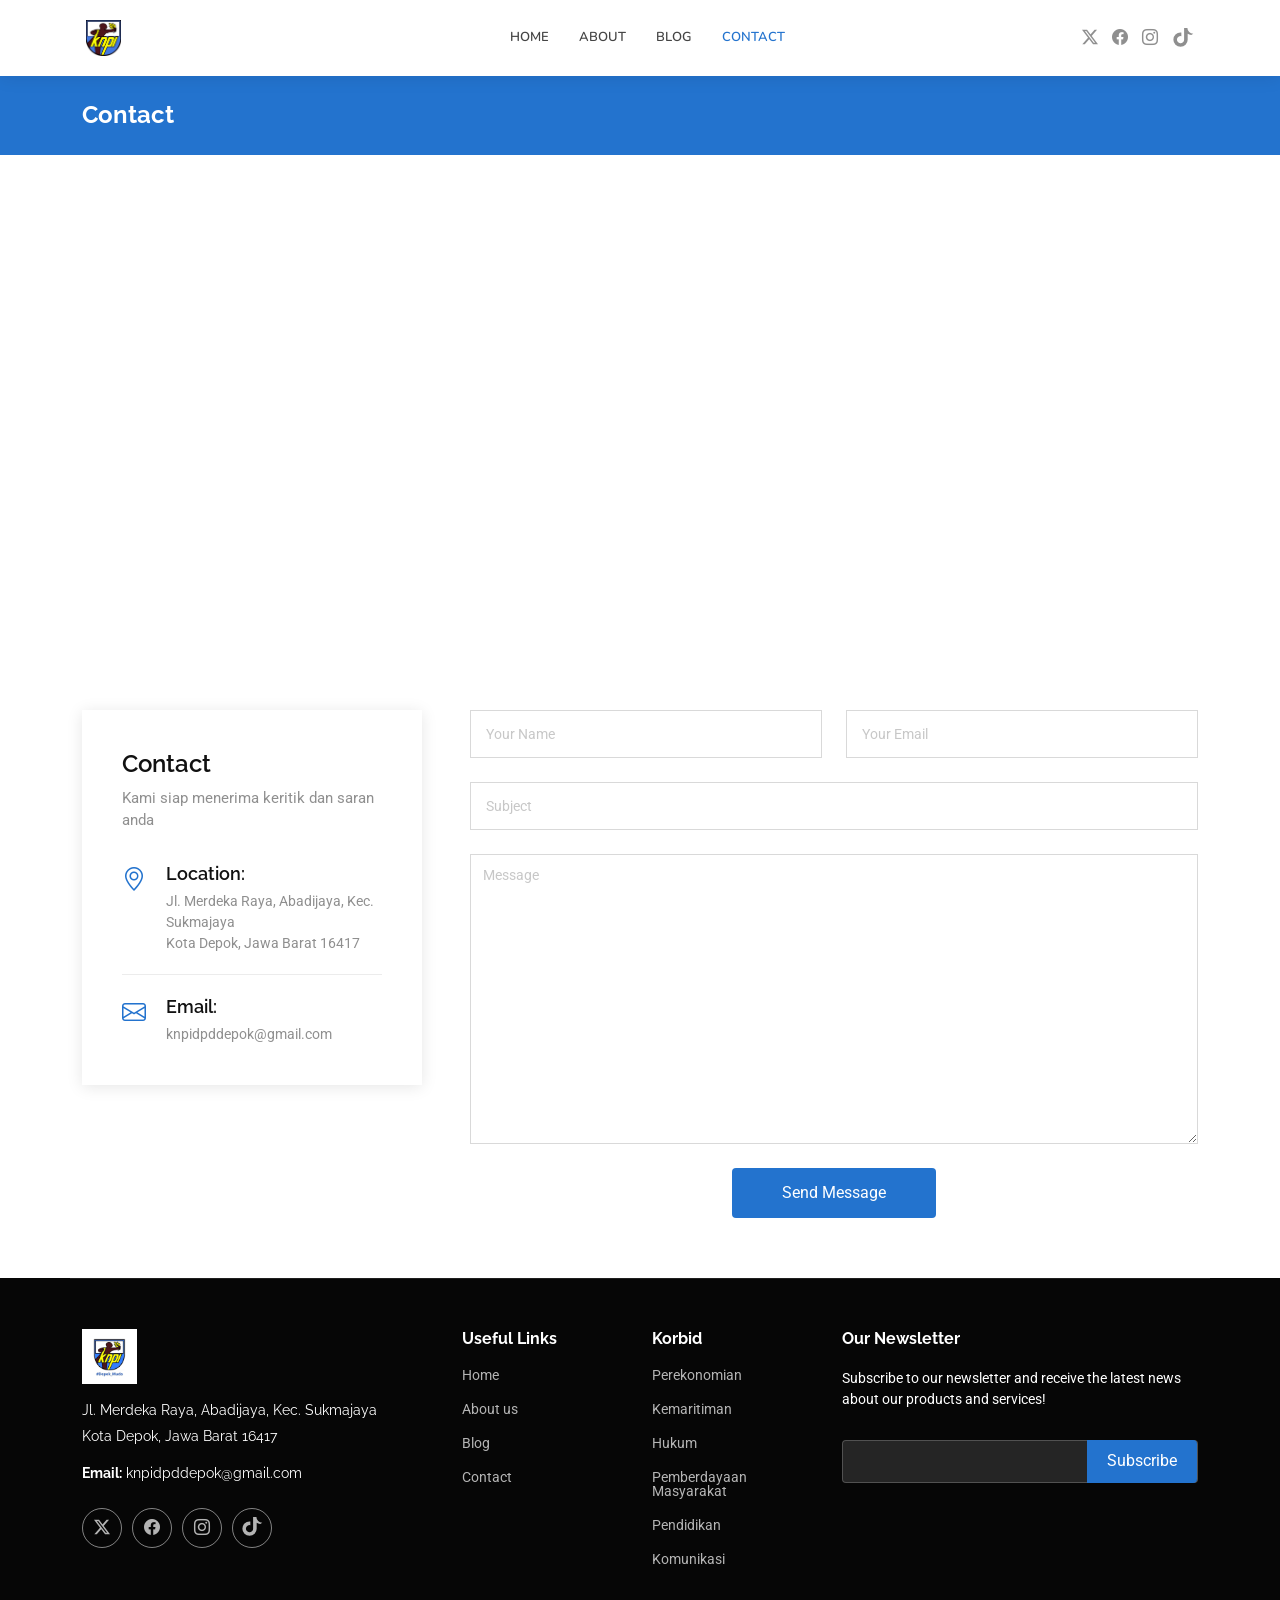
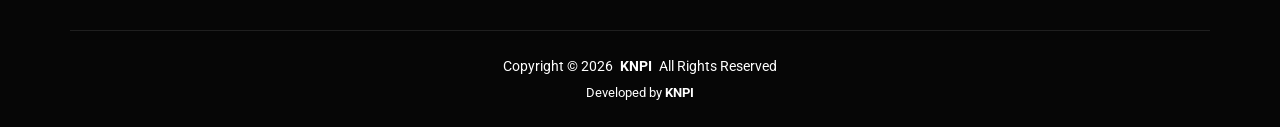
<file: contact.html>
<!DOCTYPE html>
<html lang="en">

<head>
  <meta charset="utf-8" />
  <meta content="width=device-width, initial-scale=1.0" name="viewport" />
  <title>Contact - DPP KNPI</title>
  <meta name="description" content="" />
  <meta name="keywords" content="" />

  <!-- Favicons -->
  <link href="assets/img/logo/1.jpg" rel="icon" />
  <link href="aassets/img/logo/1.jpg" rel="apple-touch-icon" />

  <!-- Fonts -->
  <link href="https://fonts.googleapis.com" rel="preconnect" />
  <link href="https://fonts.gstatic.com" rel="preconnect" crossorigin />
  <link
    href="https://fonts.googleapis.com/css2?family=Roboto:ital,wght@0,100;0,300;0,400;0,500;0,700;0,900;1,100;1,300;1,400;1,500;1,700;1,900&family=Raleway:ital,wght@0,100;0,200;0,300;0,400;0,500;0,600;0,700;0,800;0,900;1,100;1,200;1,300;1,400;1,500;1,600;1,700;1,800;1,900&family=Nunito:ital,wght@0,200;0,300;0,400;0,500;0,600;0,700;0,800;0,900;1,200;1,300;1,400;1,500;1,600;1,700;1,800;1,900&display=swap"
    rel="stylesheet" />

  <!-- Vendor CSS Files -->
  <link href="assets/vendor/bootstrap/css/bootstrap.min.css" rel="stylesheet" />
  <link href="assets/vendor/bootstrap-icons/bootstrap-icons.css" rel="stylesheet" />
  <link href="assets/vendor/aos/aos.css" rel="stylesheet" />
  <link href="assets/vendor/glightbox/css/glightbox.min.css" rel="stylesheet" />
  <link href="assets/vendor/swiper/swiper-bundle.min.css" rel="stylesheet" />

  <!-- Main CSS File -->
  <link href="assets/css/main.css" rel="stylesheet" />

  <!-- =======================================================
  * Template Name: Company
  * Template URL: https://bootstrapmade.com/company-free-html-bootstrap-template/
  * Updated: Aug 07 2024 with Bootstrap v5.3.3
  * Author: BootstrapMade.com
  * License: https://bootstrapmade.com/license/
  ======================================================== -->
</head>
<style>
  /* =========================
   DESKTOP ONLY
========================= */
  @media (min-width: 1200px) {
    #header .container {
      position: relative;
      padding: 10px 16px;
    }

    #header .navmenu {
      position: absolute;
      left: 50%;
      transform: translateX(-50%);
    }

    /* #header .logo-img {
      max-height: 5%;
      height: 5%;
      width: 5%;
    } */

  }

  /* Footer Logo */
  .footer-logo-img {
    height: 55px;
    width: auto;
    object-fit: contain;
  }

  /* Nama organisasi */
  .footer-about .sitename {
    font-size: 20px;
    font-weight: 700;
    color: #fff;
  }

  /* Mobile: logo ke tengah */
  @media (max-width: 767px) {
    .footer-logo {
      justify-content: center;
      text-align: center;
    }

    .footer-about {
      text-align: center;
    }

    .social-links {
      justify-content: center;
    }
  }
</style>

<body class="contact-page">

  <header id="header" class="header d-flex align-items-center sticky-top">
    <div class="container position-relative d-flex align-items-center">

      <a href="index.html" class="logo d-flex align-items-center me-auto">
        <!-- Uncomment the line below if you also wish to use an image logo -->
        <!-- <img src="assets/img/logo.png" alt=""> -->
        <!-- <h1 class="sitename">Company</h1><span>.</span> -->
        <img src="assets/img/logo/1.jpg" alt="" class="logo-img">
      </a>

      <nav id="navmenu" class="navmenu align-items-center">
        <ul>
          <li><a href="index.html">Home</a></li>
          <li><a href="about.html">About</a></li>
          <li><a href="blog.html">Blog</a></li>
          <li><a href="contact.html" class="active">Contact</a></li>
        </ul>
        <i class="mobile-nav-toggle d-xl-none bi bi-list"></i>
      </nav>

      <div class="header-social-links">
        <a href="#" class="twitter"><i class="bi bi-twitter-x"></i></a>
        <a href="#" class="facebook"><i class="bi bi-facebook"></i></a>
        <a href="https://www.instagram.com/knpikotadepok/"><i class="bi bi-instagram"></i></a>
        <a href="https://www.tiktok.com/@knpidepok" target="_blank" class="tiktok-icon">
          <svg xmlns="http://www.w3.org/2000/svg" width="22" height="22" fill="currentColor" viewBox="0 0 24 24">
            <path
              d="M21 7.5a6.6 6.6 0 0 1-3.9-1.2v6.4a7.8 7.8 0 1 1-7.8-7.8c.3 0 .6 0 .9.1v3.9a3.9 3.9 0 1 0 3 3.8V0h3.6a6.6 6.6 0 0 0 6.4 6.4z" />
          </svg>
        </a>
      </div>

    </div>
  </header>

  <main class="main">

    <!-- Page Title -->
    <div class="page-title accent-background">
      <div class="container d-lg-flex justify-content-between align-items-center">
        <h1 class="mb-2 mb-lg-0">Contact</h1>
      </div>
    </div><!-- End Page Title -->

    <!-- Contact Section -->
    <section id="contact" class="contact section">

      <div class="mb-5">
        <div class="map-container">
          <iframe
            src="https://www.google.com/maps/embed?pb=!1m18!1m12!1m3!1d3964.9721100069323!2d106.84054357475213!3d-6.397595593592991!2m3!1f0!2f0!3f0!3m2!1i1024!2i768!4f13.1!3m3!1m2!1s0x2e69eb94cddcc84f%3A0x4e432e98474d5660!2sJl.%20Merdeka%20Raya%2C%20Abadijaya%2C%20Kec.%20Sukmajaya%2C%20Kota%20Depok%2C%20Jawa%20Barat!5e0!3m2!1sen!2sid!4v1770262689230!5m2!1sen!2sid"
            loading="lazy" style="width: 100%; height: 500px;" referrerpolicy="no-referrer-when-downgrade"
            allowfullscreen>
          </iframe>
        </div>
      </div><!-- End Google Maps -->

      <div class="container" data-aos="fade">

        <div class="row gy-5 gx-lg-5">

          <div class="col-lg-4">

            <div class="info">
              <h3>Contact</h3>
              <p>Kami siap menerima keritik dan saran anda</p>

              <div class="info-item d-flex">
                <i class="bi bi-geo-alt flex-shrink-0"></i>
                <div>
                  <h4>Location:</h4>
                  <p>Jl. Merdeka Raya, Abadijaya, Kec. Sukmajaya
                  <p>Kota Depok, Jawa Barat 16417</p>
                </div>
              </div><!-- End Info Item -->

              <div class="info-item d-flex">
                <i class="bi bi-envelope flex-shrink-0"></i>
                <div>
                  <h4>Email:</h4>
                  <p>knpidpddepok@gmail.com</p>
                </div>
              </div><!-- End Info Item -->

              <!-- <div class="info-item d-flex">
                <i class="bi bi-phone flex-shrink-0"></i>
                <div>
                  <h4>Call:</h4>
                  <p>+1 5589 55488 55</p>
                </div>
              </div> -->
              <!-- End Info Item -->

            </div>

          </div>

          <div class="col-lg-8">
            <form action="forms/contact.php" method="post" role="form" class="php-email-form">
              <div class="row">
                <div class="col-md-6 form-group">
                  <input type="text" name="name" class="form-control" id="name" placeholder="Your Name" required="">
                </div>
                <div class="col-md-6 form-group mt-3 mt-md-0">
                  <input type="email" class="form-control" name="email" id="email" placeholder="Your Email" required="">
                </div>
              </div>
              <div class="form-group mt-3">
                <input type="text" class="form-control" name="subject" id="subject" placeholder="Subject" required="">
              </div>
              <div class="form-group mt-3">
                <textarea class="form-control" name="message" placeholder="Message" required=""></textarea>
              </div>
              <div class="my-3">
                <div class="loading">Loading</div>
                <div class="error-message"></div>
                <div class="sent-message">Your message has been sent. Thank you!</div>
              </div>
              <div class="text-center"><button type="submit">Send Message</button></div>
            </form>
          </div><!-- End Contact Form -->

        </div>

      </div>

    </section><!-- /Contact Section -->

  </main>

  <footer id="footer" class="footer dark-background">
    <div class="container footer-top">
      <div class="row gy-4">
        <div class="col-lg-4 col-md-6 footer-about">
          <img src="assets/img/logo/2.jpg" alt="KNPI Kota Depok" class="footer-logo-img">
          <!-- <span class="sitename">KNPI</span> -->
          </a>
          <div class="footer-contact pt-3">
            <p>Jl. Merdeka Raya, Abadijaya, Kec. Sukmajaya
            <p>Kota Depok, Jawa Barat 16417</p>
            </p>
            <p class="mt-3">
              <!-- <strong>Phone:</strong> <span>+1 5589 55488 55</span> -->
            </p>
            <p><strong>Email:</strong> <span> knpidpddepok@gmail.com</span></p>
          </div>
          <div class="social-links d-flex mt-4">
            <a href="#"><i class="bi bi-twitter-x"></i></a>
            <a href="#"><i class="bi bi-facebook"></i></a>
            <a href="https://www.instagram.com/knpikotadepok/"><i class="bi bi-instagram"></i></a>
            <a href="https://www.tiktok.com/@knpidepok" target="_blank" class="tiktok-icon">
              <svg xmlns="http://www.w3.org/2000/svg" width="22" height="22" fill="currentColor" viewBox="0 0 24 24">
                <path
                  d="M21 7.5a6.6 6.6 0 0 1-3.9-1.2v6.4a7.8 7.8 0 1 1-7.8-7.8c.3 0 .6 0 .9.1v3.9a3.9 3.9 0 1 0 3 3.8V0h3.6a6.6 6.6 0 0 0 6.4 6.4z" />
              </svg>
            </a>
          </div>
        </div>

        <div class="col-lg-2 col-md-3 footer-links">
          <h4>Useful Links</h4>
          <ul>
            <li><a href="index.html">Home</a></li>
            <li><a href="about.html">About us</a></li>
            <li><a href="blog.html">Blog</a></li>
            <li><a href="contact.html">Contact</a></li>
            <!-- <li><a href="#">Privacy policy</a></li> -->
          </ul>
        </div>

        <div class="col-lg-2 col-md-3 footer-links">
          <h4>Korbid</h4>
          <ul>
            <li><a href="#">Perekonomian</a></li>
            <li><a href="#">Kemaritiman</a></li>
            <li><a href="#">Hukum</a></li>
            <li><a href="#">Pemberdayaan Masyarakat</a></li>
            <li><a href="#">Pendidikan</a></li>
            <li><a href="#">Komunikasi</a></li>
          </ul>
        </div>

        <div class="col-lg-4 col-md-12 footer-newsletter">
          <h4>Our Newsletter</h4>
          <p>
            Subscribe to our newsletter and receive the latest news about our
            products and services!
          </p>
          <form action="forms/newsletter.php" method="post" class="php-email-form">
            <div class="newsletter-form">
              <input type="email" name="email" /><input type="submit" value="Subscribe" />
            </div>
            <div class="loading">Loading</div>
            <div class="error-message"></div>
            <div class="sent-message">
              Your subscription request has been sent. Thank you!
            </div>
          </form>
        </div>
      </div>
    </div>

    <div class="container copyright text-center mt-4">
      <p>
        Copyright © <span id="year"></span>
        <strong class="px-1 sitename">KNPI</strong>
        <span>All Rights Reserved</span>
      </p>

      <div class="credits">
        <!-- Designed by <a href="https://bootstrapmade.com/" target="_blank">BootstrapMade</a> | -->
        Developed by <strong>KNPI</strong>
      </div>
    </div>
    <script>
      document.getElementById("year").textContent = new Date().getFullYear();
    </script>

  </footer>

  <!-- Scroll Top -->
  <a href="#" id="scroll-top" class="scroll-top d-flex align-items-center justify-content-center"><i
      class="bi bi-arrow-up-short"></i></a>

  <!-- Preloader -->
  <div id="preloader"></div>

  <!-- Vendor JS Files -->
  <script src="assets/vendor/bootstrap/js/bootstrap.bundle.min.js"></script>
  <script src="assets/vendor/php-email-form/validate.js"></script>
  <script src="assets/vendor/aos/aos.js"></script>
  <script src="assets/vendor/glightbox/js/glightbox.min.js"></script>
  <script src="assets/vendor/imagesloaded/imagesloaded.pkgd.min.js"></script>
  <script src="assets/vendor/isotope-layout/isotope.pkgd.min.js"></script>
  <script src="assets/vendor/waypoints/noframework.waypoints.js"></script>
  <script src="assets/vendor/swiper/swiper-bundle.min.js"></script>

  <!-- Main JS File -->
  <script src="assets/js/main.js"></script>

</body>

</html>
</file>
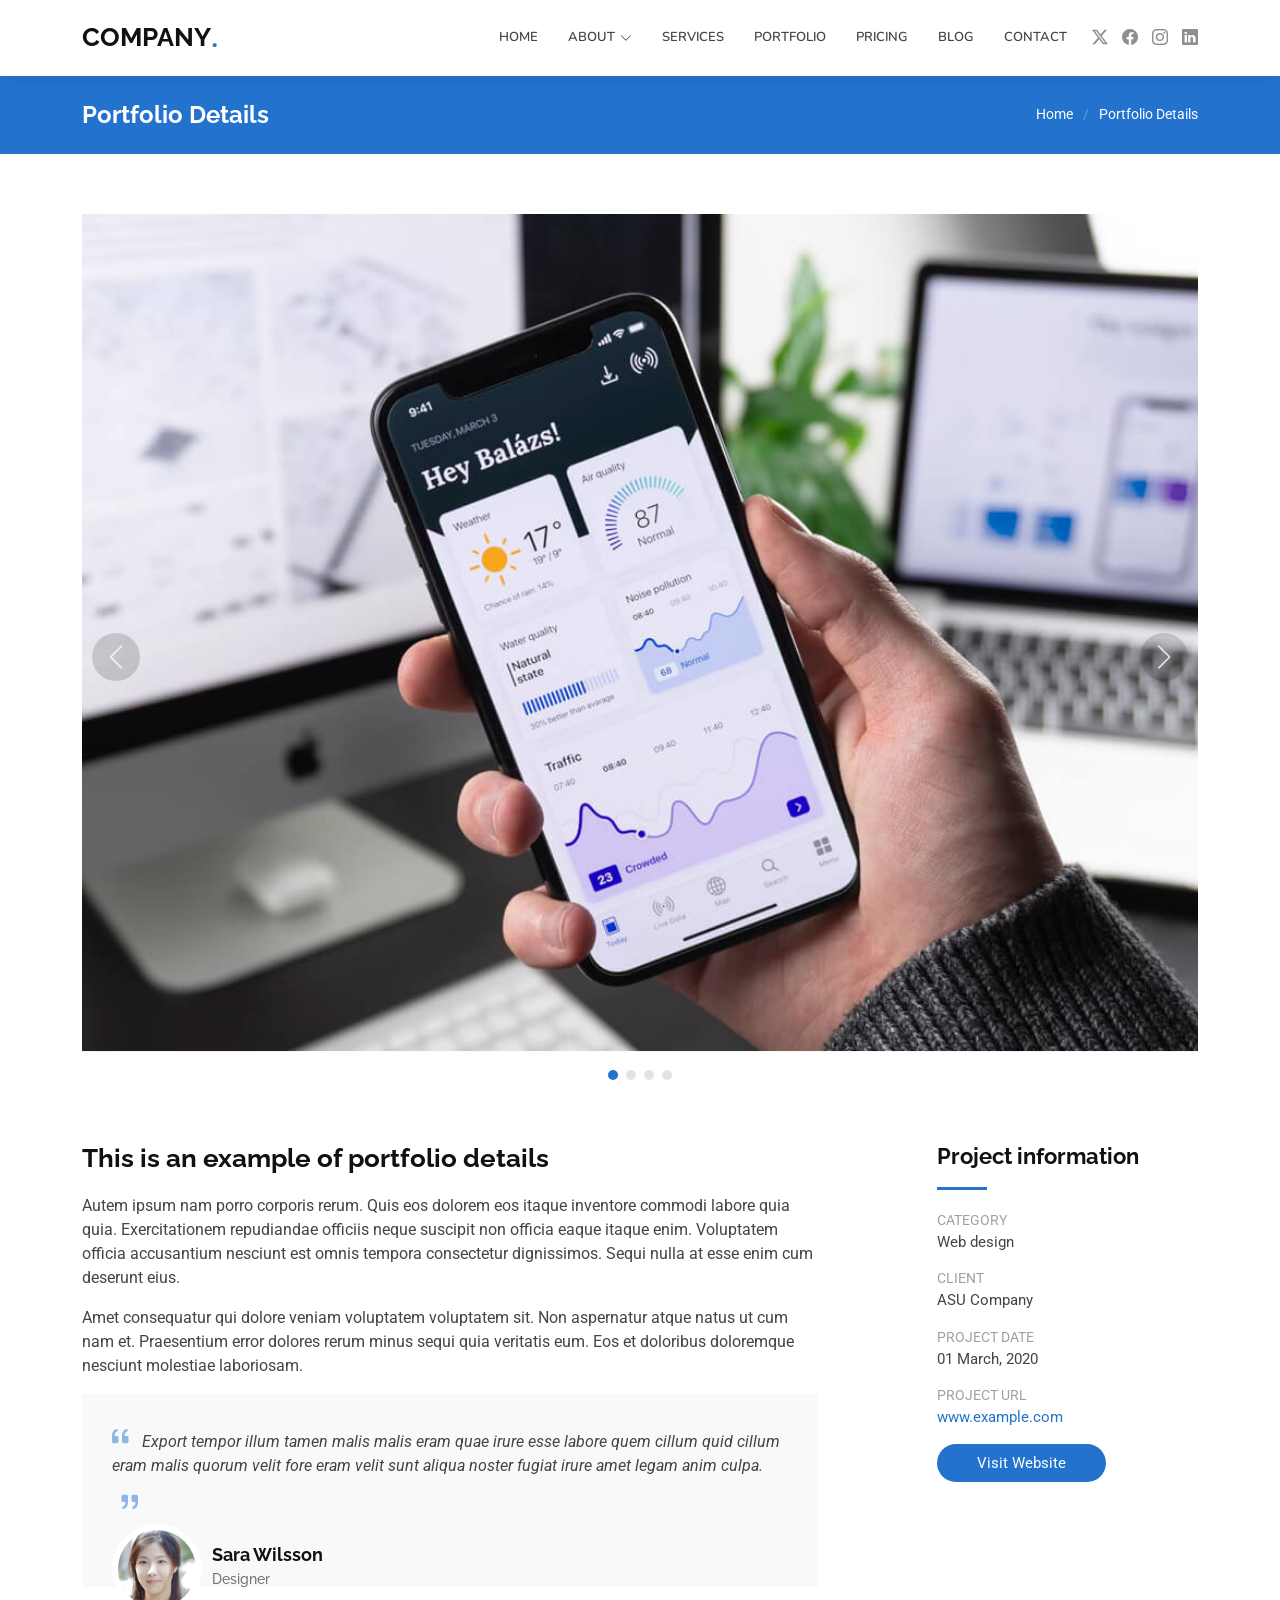
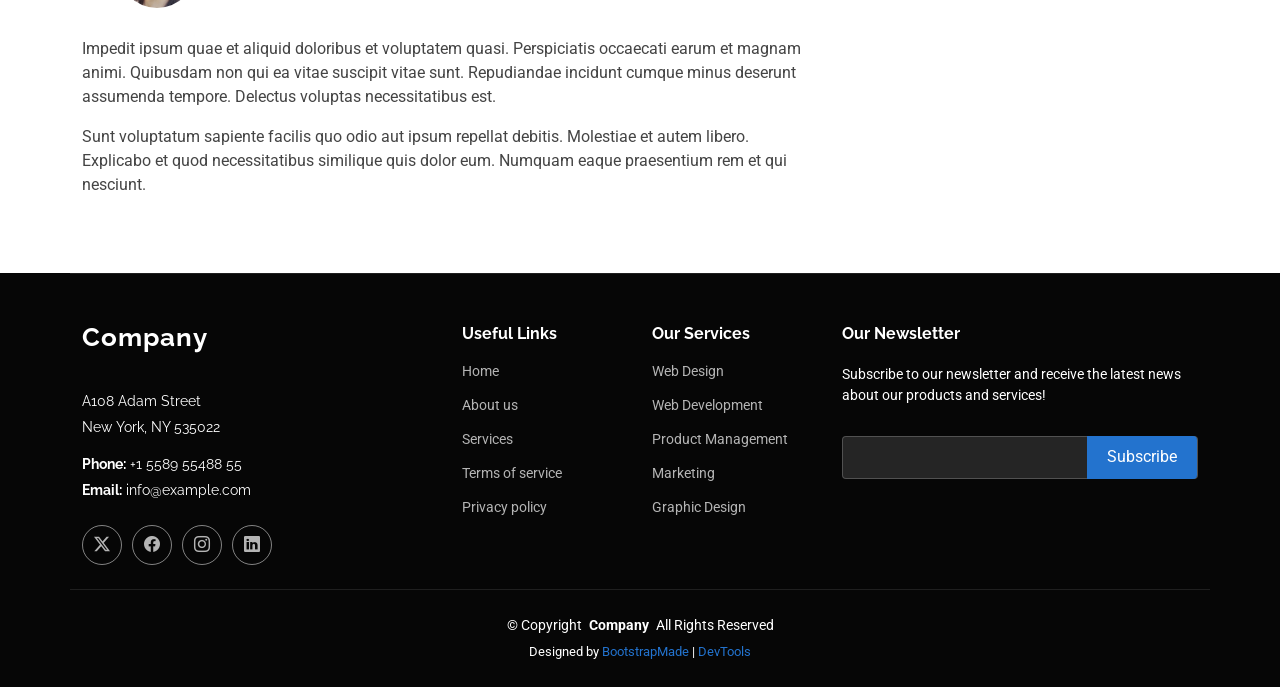
<file: portfolio-details.html>
<!DOCTYPE html>
<html lang="en">

<head>
  <meta charset="utf-8">
  <meta content="width=device-width, initial-scale=1.0" name="viewport">
  <title>Portfolio Details - Company Bootstrap Template</title>
  <meta name="description" content="">
  <meta name="keywords" content="">

  <!-- Favicons -->
  <link href="assets/img/favicon.png" rel="icon">
  <link href="assets/img/apple-touch-icon.png" rel="apple-touch-icon">

  <!-- Fonts -->
  <link href="https://fonts.googleapis.com" rel="preconnect">
  <link href="https://fonts.gstatic.com" rel="preconnect" crossorigin>
  <link href="https://fonts.googleapis.com/css2?family=Roboto:ital,wght@0,100;0,300;0,400;0,500;0,700;0,900;1,100;1,300;1,400;1,500;1,700;1,900&family=Raleway:ital,wght@0,100;0,200;0,300;0,400;0,500;0,600;0,700;0,800;0,900;1,100;1,200;1,300;1,400;1,500;1,600;1,700;1,800;1,900&family=Nunito:ital,wght@0,200;0,300;0,400;0,500;0,600;0,700;0,800;0,900;1,200;1,300;1,400;1,500;1,600;1,700;1,800;1,900&display=swap" rel="stylesheet">

  <!-- Vendor CSS Files -->
  <link href="assets/vendor/bootstrap/css/bootstrap.min.css" rel="stylesheet">
  <link href="assets/vendor/bootstrap-icons/bootstrap-icons.css" rel="stylesheet">
  <link href="assets/vendor/aos/aos.css" rel="stylesheet">
  <link href="assets/vendor/glightbox/css/glightbox.min.css" rel="stylesheet">
  <link href="assets/vendor/swiper/swiper-bundle.min.css" rel="stylesheet">

  <!-- Main CSS File -->
  <link href="assets/css/main.css" rel="stylesheet">

  <!-- =======================================================
  * Template Name: Company
  * Template URL: https://bootstrapmade.com/company-free-html-bootstrap-template/
  * Updated: Aug 07 2024 with Bootstrap v5.3.3
  * Author: BootstrapMade.com
  * License: https://bootstrapmade.com/license/
  ======================================================== -->
</head>

<body class="portfolio-details-page">

  <header id="header" class="header d-flex align-items-center sticky-top">
    <div class="container position-relative d-flex align-items-center">

      <a href="index.html" class="logo d-flex align-items-center me-auto">
        <!-- Uncomment the line below if you also wish to use an image logo -->
        <!-- <img src="assets/img/logo.png" alt=""> -->
        <h1 class="sitename">Company</h1><span>.</span>
      </a>

      <nav id="navmenu" class="navmenu">
        <ul>
          <li><a href="#hero">Home</a></li>
          <li class="dropdown"><a href="about.html"><span>About</span> <i class="bi bi-chevron-down toggle-dropdown"></i></a>
            <ul>
              <li><a href="team.html">Team</a></li>
              <li><a href="testimonials.html">Testimonials</a></li>
              <li class="dropdown"><a href="#"><span>Deep Dropdown</span> <i class="bi bi-chevron-down toggle-dropdown"></i></a>
                <ul>
                  <li><a href="#">Deep Dropdown 1</a></li>
                  <li><a href="#">Deep Dropdown 2</a></li>
                  <li><a href="#">Deep Dropdown 3</a></li>
                  <li><a href="#">Deep Dropdown 4</a></li>
                  <li><a href="#">Deep Dropdown 5</a></li>
                </ul>
              </li>
            </ul>
          </li>
          <li><a href="services.html">Services</a></li>
          <li><a href="portfolio.html">Portfolio</a></li>
          <li><a href="pricing.html">Pricing</a></li>
          <li><a href="blog.html">Blog</a></li>
          <li><a href="contact.html">Contact</a></li>
        </ul>
        <i class="mobile-nav-toggle d-xl-none bi bi-list"></i>
      </nav>

      <div class="header-social-links">
        <a href="#" class="twitter"><i class="bi bi-twitter-x"></i></a>
        <a href="#" class="facebook"><i class="bi bi-facebook"></i></a>
        <a href="#" class="instagram"><i class="bi bi-instagram"></i></a>
        <a href="#" class="linkedin"><i class="bi bi-linkedin"></i></a>
      </div>

    </div>
  </header>

  <main class="main">

    <!-- Page Title -->
    <div class="page-title accent-background">
      <div class="container d-lg-flex justify-content-between align-items-center">
        <h1 class="mb-2 mb-lg-0">Portfolio Details</h1>
        <nav class="breadcrumbs">
          <ol>
            <li><a href="index.html">Home</a></li>
            <li class="current">Portfolio Details</li>
          </ol>
        </nav>
      </div>
    </div><!-- End Page Title -->

    <!-- Portfolio Details Section -->
    <section id="portfolio-details" class="portfolio-details section">

      <div class="container" data-aos="fade-up">

        <div class="portfolio-details-slider swiper init-swiper">
          <script type="application/json" class="swiper-config">
            {
              "loop": true,
              "speed": 600,
              "autoplay": {
                "delay": 5000
              },
              "slidesPerView": "auto",
              "navigation": {
                "nextEl": ".swiper-button-next",
                "prevEl": ".swiper-button-prev"
              },
              "pagination": {
                "el": ".swiper-pagination",
                "type": "bullets",
                "clickable": true
              }
            }
          </script>
          <div class="swiper-wrapper align-items-center">

            <div class="swiper-slide">
              <img src="assets/img/portfolio/app-1.jpg" alt="">
            </div>

            <div class="swiper-slide">
              <img src="assets/img/portfolio/product-1.jpg" alt="">
            </div>

            <div class="swiper-slide">
              <img src="assets/img/portfolio/branding-1.jpg" alt="">
            </div>

            <div class="swiper-slide">
              <img src="assets/img/portfolio/books-1.jpg" alt="">
            </div>

          </div>
          <div class="swiper-button-prev"></div>
          <div class="swiper-button-next"></div>
          <div class="swiper-pagination"></div>
        </div>

        <div class="row justify-content-between gy-4 mt-4">

          <div class="col-lg-8" data-aos="fade-up">
            <div class="portfolio-description">
              <h2>This is an example of portfolio details</h2>
              <p>
                Autem ipsum nam porro corporis rerum. Quis eos dolorem eos itaque inventore commodi labore quia quia. Exercitationem repudiandae officiis neque suscipit non officia eaque itaque enim. Voluptatem officia accusantium nesciunt est omnis tempora consectetur dignissimos. Sequi nulla at esse enim cum deserunt eius.
              </p>
              <p>
                Amet consequatur qui dolore veniam voluptatem voluptatem sit. Non aspernatur atque natus ut cum nam et. Praesentium error dolores rerum minus sequi quia veritatis eum. Eos et doloribus doloremque nesciunt molestiae laboriosam.
              </p>

              <div class="testimonial-item">
                <p>
                  <i class="bi bi-quote quote-icon-left"></i>
                  <span>Export tempor illum tamen malis malis eram quae irure esse labore quem cillum quid cillum eram malis quorum velit fore eram velit sunt aliqua noster fugiat irure amet legam anim culpa.</span>
                  <i class="bi bi-quote quote-icon-right"></i>
                </p>
                <div>
                  <img src="assets/img/testimonials/testimonials-2.jpg" class="testimonial-img" alt="">
                  <h3>Sara Wilsson</h3>
                  <h4>Designer</h4>
                </div>
              </div>

              <p>
                Impedit ipsum quae et aliquid doloribus et voluptatem quasi. Perspiciatis occaecati earum et magnam animi. Quibusdam non qui ea vitae suscipit vitae sunt. Repudiandae incidunt cumque minus deserunt assumenda tempore. Delectus voluptas necessitatibus est.
              </p>

              <p>
                Sunt voluptatum sapiente facilis quo odio aut ipsum repellat debitis. Molestiae et autem libero. Explicabo et quod necessitatibus similique quis dolor eum. Numquam eaque praesentium rem et qui nesciunt.
              </p>

            </div>
          </div>

          <div class="col-lg-3" data-aos="fade-up" data-aos-delay="100">
            <div class="portfolio-info">
              <h3>Project information</h3>
              <ul>
                <li><strong>Category</strong> Web design</li>
                <li><strong>Client</strong> ASU Company</li>
                <li><strong>Project date</strong> 01 March, 2020</li>
                <li><strong>Project URL</strong> <a href="#">www.example.com</a></li>
                <li><a href="#" class="btn-visit align-self-start">Visit Website</a></li>
              </ul>
            </div>
          </div>

        </div>

      </div>

    </section><!-- /Portfolio Details Section -->

  </main>

  <footer id="footer" class="footer dark-background">

    <div class="container footer-top">
      <div class="row gy-4">
        <div class="col-lg-4 col-md-6 footer-about">
          <a href="index.html" class="logo d-flex align-items-center">
            <span class="sitename">Company</span>
          </a>
          <div class="footer-contact pt-3">
            <p>A108 Adam Street</p>
            <p>New York, NY 535022</p>
            <p class="mt-3"><strong>Phone:</strong> <span>+1 5589 55488 55</span></p>
            <p><strong>Email:</strong> <span>info@example.com</span></p>
          </div>
          <div class="social-links d-flex mt-4">
            <a href=""><i class="bi bi-twitter-x"></i></a>
            <a href=""><i class="bi bi-facebook"></i></a>
            <a href=""><i class="bi bi-instagram"></i></a>
            <a href=""><i class="bi bi-linkedin"></i></a>
          </div>
        </div>

        <div class="col-lg-2 col-md-3 footer-links">
          <h4>Useful Links</h4>
          <ul>
            <li><a href="#">Home</a></li>
            <li><a href="#">About us</a></li>
            <li><a href="#">Services</a></li>
            <li><a href="#">Terms of service</a></li>
            <li><a href="#">Privacy policy</a></li>
          </ul>
        </div>

        <div class="col-lg-2 col-md-3 footer-links">
          <h4>Our Services</h4>
          <ul>
            <li><a href="#">Web Design</a></li>
            <li><a href="#">Web Development</a></li>
            <li><a href="#">Product Management</a></li>
            <li><a href="#">Marketing</a></li>
            <li><a href="#">Graphic Design</a></li>
          </ul>
        </div>

        <div class="col-lg-4 col-md-12 footer-newsletter">
          <h4>Our Newsletter</h4>
          <p>Subscribe to our newsletter and receive the latest news about our products and services!</p>
          <form action="forms/newsletter.php" method="post" class="php-email-form">
            <div class="newsletter-form"><input type="email" name="email"><input type="submit" value="Subscribe"></div>
            <div class="loading">Loading</div>
            <div class="error-message"></div>
            <div class="sent-message">Your subscription request has been sent. Thank you!</div>
          </form>
        </div>

      </div>
    </div>

    <div class="container copyright text-center mt-4">
      <p>© <span>Copyright</span> <strong class="px-1 sitename">Company</strong> <span>All Rights Reserved</span></p>
      <div class="credits">
        <!-- All the links in the footer should remain intact. -->
        <!-- You can delete the links only if you've purchased the pro version. -->
        <!-- Licensing information: https://bootstrapmade.com/license/ -->
        <!-- Purchase the pro version with working PHP/AJAX contact form: [buy-url] -->
        Designed by <a href="https://bootstrapmade.com/">BootstrapMade</a> | <a href="https://bootstrapmade.com/tools/">DevTools</a>
      </div>
    </div>

  </footer>

  <!-- Scroll Top -->
  <a href="#" id="scroll-top" class="scroll-top d-flex align-items-center justify-content-center"><i class="bi bi-arrow-up-short"></i></a>

  <!-- Preloader -->
  <div id="preloader"></div>

  <!-- Vendor JS Files -->
  <script src="assets/vendor/bootstrap/js/bootstrap.bundle.min.js"></script>
  <script src="assets/vendor/php-email-form/validate.js"></script>
  <script src="assets/vendor/aos/aos.js"></script>
  <script src="assets/vendor/glightbox/js/glightbox.min.js"></script>
  <script src="assets/vendor/imagesloaded/imagesloaded.pkgd.min.js"></script>
  <script src="assets/vendor/isotope-layout/isotope.pkgd.min.js"></script>
  <script src="assets/vendor/waypoints/noframework.waypoints.js"></script>
  <script src="assets/vendor/swiper/swiper-bundle.min.js"></script>

  <!-- Main JS File -->
  <script src="assets/js/main.js"></script>

</body>

</html>
</file>
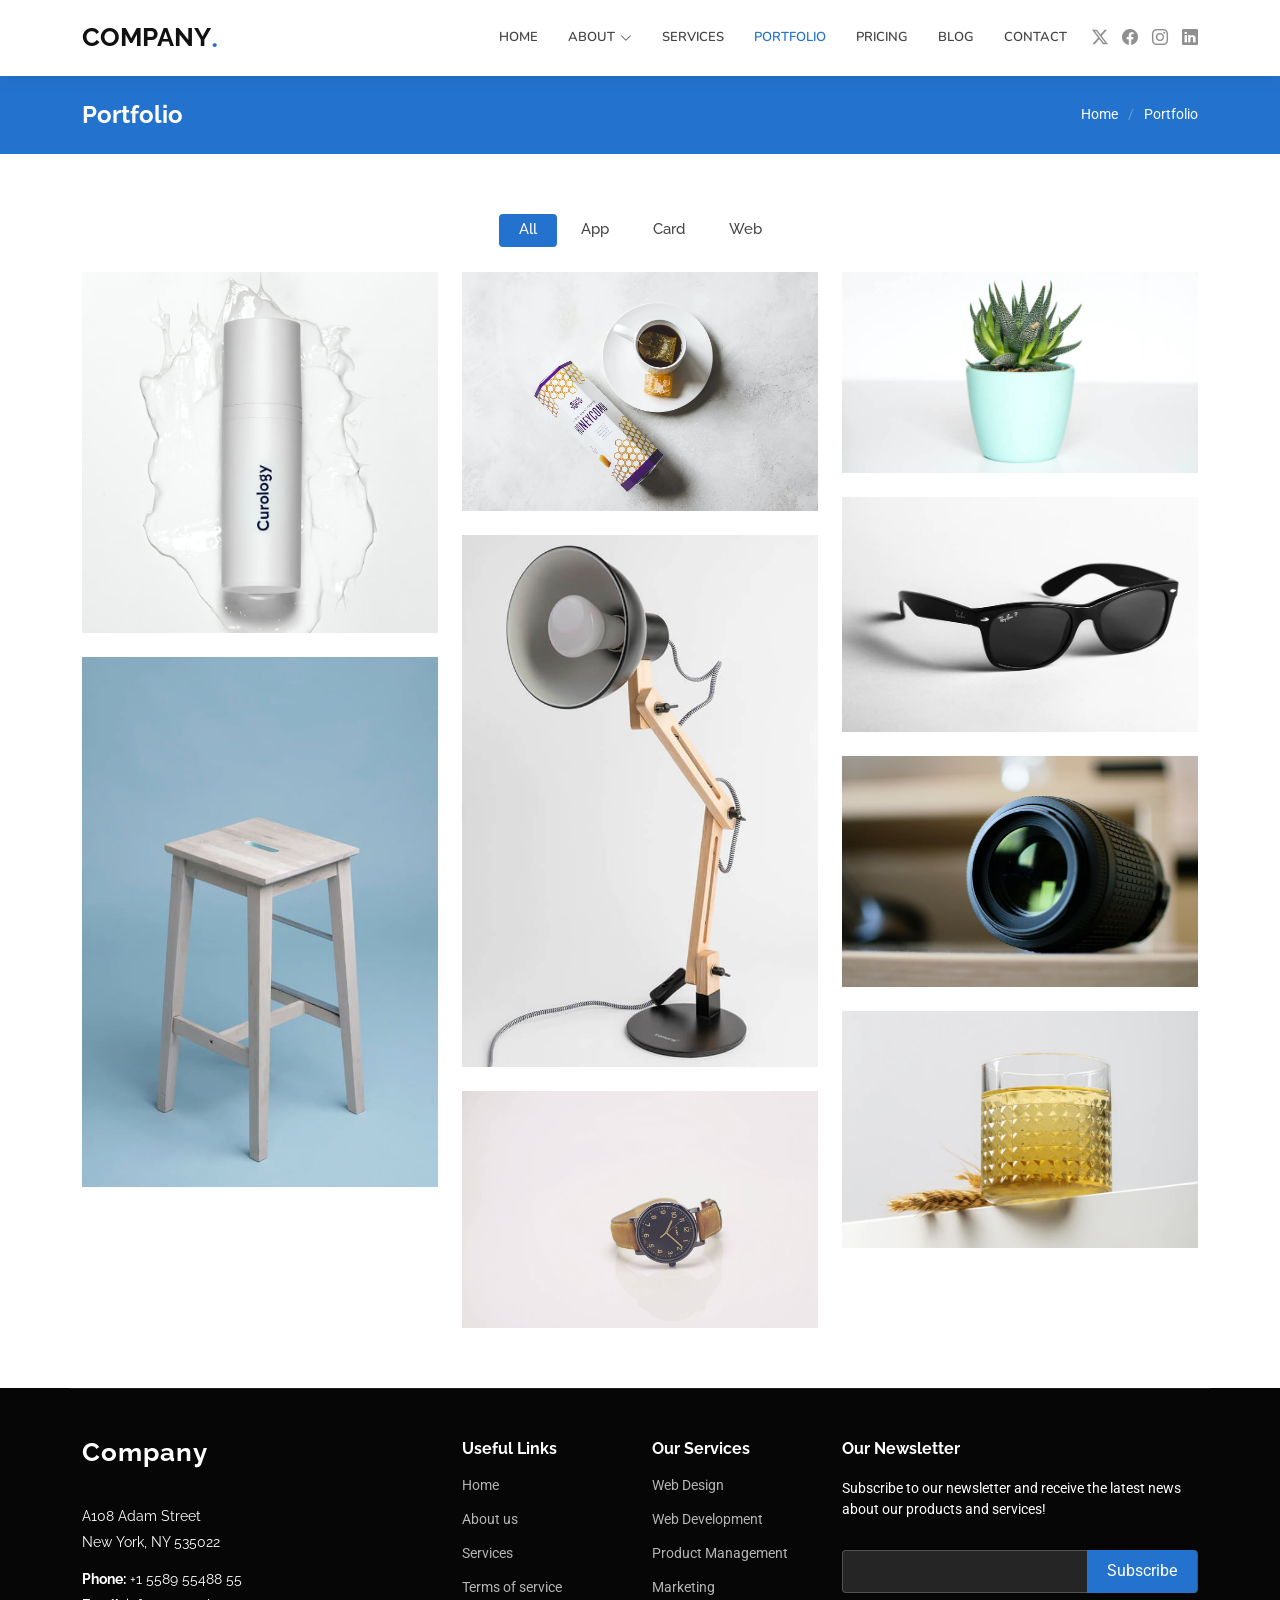
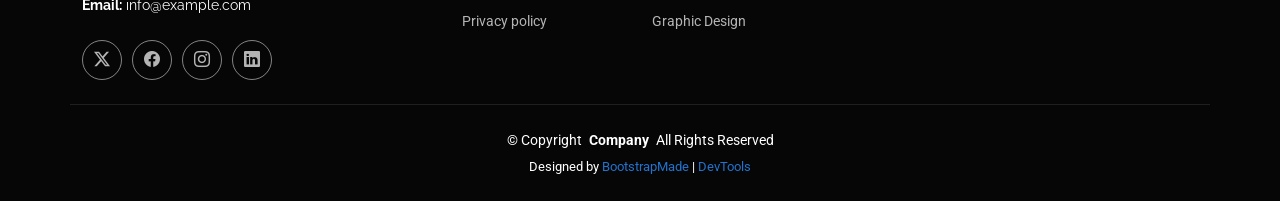
<file: portfolio.html>
<!DOCTYPE html>
<html lang="en">

<head>
  <meta charset="utf-8">
  <meta content="width=device-width, initial-scale=1.0" name="viewport">
  <title>Portfolio - Company Bootstrap Template</title>
  <meta name="description" content="">
  <meta name="keywords" content="">

  <!-- Favicons -->
  <link href="assets/img/favicon.png" rel="icon">
  <link href="assets/img/apple-touch-icon.png" rel="apple-touch-icon">

  <!-- Fonts -->
  <link href="https://fonts.googleapis.com" rel="preconnect">
  <link href="https://fonts.gstatic.com" rel="preconnect" crossorigin>
  <link href="https://fonts.googleapis.com/css2?family=Roboto:ital,wght@0,100;0,300;0,400;0,500;0,700;0,900;1,100;1,300;1,400;1,500;1,700;1,900&family=Raleway:ital,wght@0,100;0,200;0,300;0,400;0,500;0,600;0,700;0,800;0,900;1,100;1,200;1,300;1,400;1,500;1,600;1,700;1,800;1,900&family=Nunito:ital,wght@0,200;0,300;0,400;0,500;0,600;0,700;0,800;0,900;1,200;1,300;1,400;1,500;1,600;1,700;1,800;1,900&display=swap" rel="stylesheet">

  <!-- Vendor CSS Files -->
  <link href="assets/vendor/bootstrap/css/bootstrap.min.css" rel="stylesheet">
  <link href="assets/vendor/bootstrap-icons/bootstrap-icons.css" rel="stylesheet">
  <link href="assets/vendor/aos/aos.css" rel="stylesheet">
  <link href="assets/vendor/glightbox/css/glightbox.min.css" rel="stylesheet">
  <link href="assets/vendor/swiper/swiper-bundle.min.css" rel="stylesheet">

  <!-- Main CSS File -->
  <link href="assets/css/main.css" rel="stylesheet">

  <!-- =======================================================
  * Template Name: Company
  * Template URL: https://bootstrapmade.com/company-free-html-bootstrap-template/
  * Updated: Aug 07 2024 with Bootstrap v5.3.3
  * Author: BootstrapMade.com
  * License: https://bootstrapmade.com/license/
  ======================================================== -->
</head>

<body class="portfolio-page">

  <header id="header" class="header d-flex align-items-center sticky-top">
    <div class="container position-relative d-flex align-items-center">

      <a href="index.html" class="logo d-flex align-items-center me-auto">
        <!-- Uncomment the line below if you also wish to use an image logo -->
        <!-- <img src="assets/img/logo.png" alt=""> -->
        <h1 class="sitename">Company</h1><span>.</span>
      </a>

      <nav id="navmenu" class="navmenu">
        <ul>
          <li><a href="#hero">Home</a></li>
          <li class="dropdown"><a href="about.html"><span>About</span> <i class="bi bi-chevron-down toggle-dropdown"></i></a>
            <ul>
              <li><a href="team.html">Team</a></li>
              <li><a href="testimonials.html">Testimonials</a></li>
              <li class="dropdown"><a href="#"><span>Deep Dropdown</span> <i class="bi bi-chevron-down toggle-dropdown"></i></a>
                <ul>
                  <li><a href="#">Deep Dropdown 1</a></li>
                  <li><a href="#">Deep Dropdown 2</a></li>
                  <li><a href="#">Deep Dropdown 3</a></li>
                  <li><a href="#">Deep Dropdown 4</a></li>
                  <li><a href="#">Deep Dropdown 5</a></li>
                </ul>
              </li>
            </ul>
          </li>
          <li><a href="services.html">Services</a></li>
          <li><a href="portfolio.html" class="active">Portfolio</a></li>
          <li><a href="pricing.html">Pricing</a></li>
          <li><a href="blog.html">Blog</a></li>
          <li><a href="contact.html">Contact</a></li>
        </ul>
        <i class="mobile-nav-toggle d-xl-none bi bi-list"></i>
      </nav>

      <div class="header-social-links">
        <a href="#" class="twitter"><i class="bi bi-twitter-x"></i></a>
        <a href="#" class="facebook"><i class="bi bi-facebook"></i></a>
        <a href="#" class="instagram"><i class="bi bi-instagram"></i></a>
        <a href="#" class="linkedin"><i class="bi bi-linkedin"></i></a>
      </div>

    </div>
  </header>

  <main class="main">

    <!-- Page Title -->
    <div class="page-title accent-background">
      <div class="container d-lg-flex justify-content-between align-items-center">
        <h1 class="mb-2 mb-lg-0">Portfolio</h1>
        <nav class="breadcrumbs">
          <ol>
            <li><a href="index.html">Home</a></li>
            <li class="current">Portfolio</li>
          </ol>
        </nav>
      </div>
    </div><!-- End Page Title -->

    <!-- Portfolio Section -->
    <section id="portfolio" class="portfolio section">

      <div class="container">

        <div class="isotope-layout" data-default-filter="*" data-layout="masonry" data-sort="original-order">

          <ul class="portfolio-filters isotope-filters" data-aos="fade-up" data-aos-delay="100">
            <li data-filter="*" class="filter-active">All</li>
            <li data-filter=".filter-app">App</li>
            <li data-filter=".filter-product">Card</li>
            <li data-filter=".filter-branding">Web</li>
          </ul><!-- End Portfolio Filters -->

          <div class="row gy-4 isotope-container" data-aos="fade-up" data-aos-delay="200">

            <div class="col-lg-4 col-md-6 portfolio-item isotope-item filter-app">
              <img src="assets/img/masonry-portfolio/masonry-portfolio-1.jpg" class="img-fluid" alt="">
              <div class="portfolio-info">
                <h4>App 1</h4>
                <p>Lorem ipsum, dolor sit</p>
                <a href="assets/img/masonry-portfolio/masonry-portfolio-1.jpg" title="App 1" data-gallery="portfolio-gallery-app" class="glightbox preview-link"><i class="bi bi-zoom-in"></i></a>
                <a href="portfolio-details.html" title="More Details" class="details-link"><i class="bi bi-link-45deg"></i></a>
              </div>
            </div><!-- End Portfolio Item -->

            <div class="col-lg-4 col-md-6 portfolio-item isotope-item filter-product">
              <img src="assets/img/masonry-portfolio/masonry-portfolio-2.jpg" class="img-fluid" alt="">
              <div class="portfolio-info">
                <h4>Product 1</h4>
                <p>Lorem ipsum, dolor sit</p>
                <a href="assets/img/masonry-portfolio/masonry-portfolio-2.jpg" title="Product 1" data-gallery="portfolio-gallery-product" class="glightbox preview-link"><i class="bi bi-zoom-in"></i></a>
                <a href="portfolio-details.html" title="More Details" class="details-link"><i class="bi bi-link-45deg"></i></a>
              </div>
            </div><!-- End Portfolio Item -->

            <div class="col-lg-4 col-md-6 portfolio-item isotope-item filter-branding">
              <img src="assets/img/masonry-portfolio/masonry-portfolio-3.jpg" class="img-fluid" alt="">
              <div class="portfolio-info">
                <h4>Branding 1</h4>
                <p>Lorem ipsum, dolor sit</p>
                <a href="assets/img/masonry-portfolio/masonry-portfolio-3.jpg" title="Branding 1" data-gallery="portfolio-gallery-branding" class="glightbox preview-link"><i class="bi bi-zoom-in"></i></a>
                <a href="portfolio-details.html" title="More Details" class="details-link"><i class="bi bi-link-45deg"></i></a>
              </div>
            </div><!-- End Portfolio Item -->

            <div class="col-lg-4 col-md-6 portfolio-item isotope-item filter-app">
              <img src="assets/img/masonry-portfolio/masonry-portfolio-4.jpg" class="img-fluid" alt="">
              <div class="portfolio-info">
                <h4>App 2</h4>
                <p>Lorem ipsum, dolor sit</p>
                <a href="assets/img/masonry-portfolio/masonry-portfolio-4.jpg" title="App 2" data-gallery="portfolio-gallery-app" class="glightbox preview-link"><i class="bi bi-zoom-in"></i></a>
                <a href="portfolio-details.html" title="More Details" class="details-link"><i class="bi bi-link-45deg"></i></a>
              </div>
            </div><!-- End Portfolio Item -->

            <div class="col-lg-4 col-md-6 portfolio-item isotope-item filter-product">
              <img src="assets/img/masonry-portfolio/masonry-portfolio-5.jpg" class="img-fluid" alt="">
              <div class="portfolio-info">
                <h4>Product 2</h4>
                <p>Lorem ipsum, dolor sit</p>
                <a href="assets/img/masonry-portfolio/masonry-portfolio-5.jpg" title="Product 2" data-gallery="portfolio-gallery-product" class="glightbox preview-link"><i class="bi bi-zoom-in"></i></a>
                <a href="portfolio-details.html" title="More Details" class="details-link"><i class="bi bi-link-45deg"></i></a>
              </div>
            </div><!-- End Portfolio Item -->

            <div class="col-lg-4 col-md-6 portfolio-item isotope-item filter-branding">
              <img src="assets/img/masonry-portfolio/masonry-portfolio-6.jpg" class="img-fluid" alt="">
              <div class="portfolio-info">
                <h4>Branding 2</h4>
                <p>Lorem ipsum, dolor sit</p>
                <a href="assets/img/masonry-portfolio/masonry-portfolio-6.jpg" title="Branding 2" data-gallery="portfolio-gallery-branding" class="glightbox preview-link"><i class="bi bi-zoom-in"></i></a>
                <a href="portfolio-details.html" title="More Details" class="details-link"><i class="bi bi-link-45deg"></i></a>
              </div>
            </div><!-- End Portfolio Item -->

            <div class="col-lg-4 col-md-6 portfolio-item isotope-item filter-app">
              <img src="assets/img/masonry-portfolio/masonry-portfolio-7.jpg" class="img-fluid" alt="">
              <div class="portfolio-info">
                <h4>App 3</h4>
                <p>Lorem ipsum, dolor sit</p>
                <a href="assets/img/masonry-portfolio/masonry-portfolio-7.jpg" title="App 3" data-gallery="portfolio-gallery-app" class="glightbox preview-link"><i class="bi bi-zoom-in"></i></a>
                <a href="portfolio-details.html" title="More Details" class="details-link"><i class="bi bi-link-45deg"></i></a>
              </div>
            </div><!-- End Portfolio Item -->

            <div class="col-lg-4 col-md-6 portfolio-item isotope-item filter-product">
              <img src="assets/img/masonry-portfolio/masonry-portfolio-8.jpg" class="img-fluid" alt="">
              <div class="portfolio-info">
                <h4>Product 3</h4>
                <p>Lorem ipsum, dolor sit</p>
                <a href="assets/img/masonry-portfolio/masonry-portfolio-8.jpg" title="Product 3" data-gallery="portfolio-gallery-product" class="glightbox preview-link"><i class="bi bi-zoom-in"></i></a>
                <a href="portfolio-details.html" title="More Details" class="details-link"><i class="bi bi-link-45deg"></i></a>
              </div>
            </div><!-- End Portfolio Item -->

            <div class="col-lg-4 col-md-6 portfolio-item isotope-item filter-branding">
              <img src="assets/img/masonry-portfolio/masonry-portfolio-9.jpg" class="img-fluid" alt="">
              <div class="portfolio-info">
                <h4>Branding 3</h4>
                <p>Lorem ipsum, dolor sit</p>
                <a href="assets/img/masonry-portfolio/masonry-portfolio-9.jpg" title="Branding 2" data-gallery="portfolio-gallery-branding" class="glightbox preview-link"><i class="bi bi-zoom-in"></i></a>
                <a href="portfolio-details.html" title="More Details" class="details-link"><i class="bi bi-link-45deg"></i></a>
              </div>
            </div><!-- End Portfolio Item -->

          </div><!-- End Portfolio Container -->

        </div>

      </div>

    </section><!-- /Portfolio Section -->

  </main>

  <footer id="footer" class="footer dark-background">

    <div class="container footer-top">
      <div class="row gy-4">
        <div class="col-lg-4 col-md-6 footer-about">
          <a href="index.html" class="logo d-flex align-items-center">
            <span class="sitename">Company</span>
          </a>
          <div class="footer-contact pt-3">
            <p>A108 Adam Street</p>
            <p>New York, NY 535022</p>
            <p class="mt-3"><strong>Phone:</strong> <span>+1 5589 55488 55</span></p>
            <p><strong>Email:</strong> <span>info@example.com</span></p>
          </div>
          <div class="social-links d-flex mt-4">
            <a href=""><i class="bi bi-twitter-x"></i></a>
            <a href=""><i class="bi bi-facebook"></i></a>
            <a href=""><i class="bi bi-instagram"></i></a>
            <a href=""><i class="bi bi-linkedin"></i></a>
          </div>
        </div>

        <div class="col-lg-2 col-md-3 footer-links">
          <h4>Useful Links</h4>
          <ul>
            <li><a href="#">Home</a></li>
            <li><a href="#">About us</a></li>
            <li><a href="#">Services</a></li>
            <li><a href="#">Terms of service</a></li>
            <li><a href="#">Privacy policy</a></li>
          </ul>
        </div>

        <div class="col-lg-2 col-md-3 footer-links">
          <h4>Our Services</h4>
          <ul>
            <li><a href="#">Web Design</a></li>
            <li><a href="#">Web Development</a></li>
            <li><a href="#">Product Management</a></li>
            <li><a href="#">Marketing</a></li>
            <li><a href="#">Graphic Design</a></li>
          </ul>
        </div>

        <div class="col-lg-4 col-md-12 footer-newsletter">
          <h4>Our Newsletter</h4>
          <p>Subscribe to our newsletter and receive the latest news about our products and services!</p>
          <form action="forms/newsletter.php" method="post" class="php-email-form">
            <div class="newsletter-form"><input type="email" name="email"><input type="submit" value="Subscribe"></div>
            <div class="loading">Loading</div>
            <div class="error-message"></div>
            <div class="sent-message">Your subscription request has been sent. Thank you!</div>
          </form>
        </div>

      </div>
    </div>

    <div class="container copyright text-center mt-4">
      <p>© <span>Copyright</span> <strong class="px-1 sitename">Company</strong> <span>All Rights Reserved</span></p>
      <div class="credits">
        <!-- All the links in the footer should remain intact. -->
        <!-- You can delete the links only if you've purchased the pro version. -->
        <!-- Licensing information: https://bootstrapmade.com/license/ -->
        <!-- Purchase the pro version with working PHP/AJAX contact form: [buy-url] -->
        Designed by <a href="https://bootstrapmade.com/">BootstrapMade</a> | <a href="https://bootstrapmade.com/tools/">DevTools</a>
      </div>
    </div>

  </footer>

  <!-- Scroll Top -->
  <a href="#" id="scroll-top" class="scroll-top d-flex align-items-center justify-content-center"><i class="bi bi-arrow-up-short"></i></a>

  <!-- Preloader -->
  <div id="preloader"></div>

  <!-- Vendor JS Files -->
  <script src="assets/vendor/bootstrap/js/bootstrap.bundle.min.js"></script>
  <script src="assets/vendor/php-email-form/validate.js"></script>
  <script src="assets/vendor/aos/aos.js"></script>
  <script src="assets/vendor/glightbox/js/glightbox.min.js"></script>
  <script src="assets/vendor/imagesloaded/imagesloaded.pkgd.min.js"></script>
  <script src="assets/vendor/isotope-layout/isotope.pkgd.min.js"></script>
  <script src="assets/vendor/waypoints/noframework.waypoints.js"></script>
  <script src="assets/vendor/swiper/swiper-bundle.min.js"></script>

  <!-- Main JS File -->
  <script src="assets/js/main.js"></script>

</body>

</html>
</file>
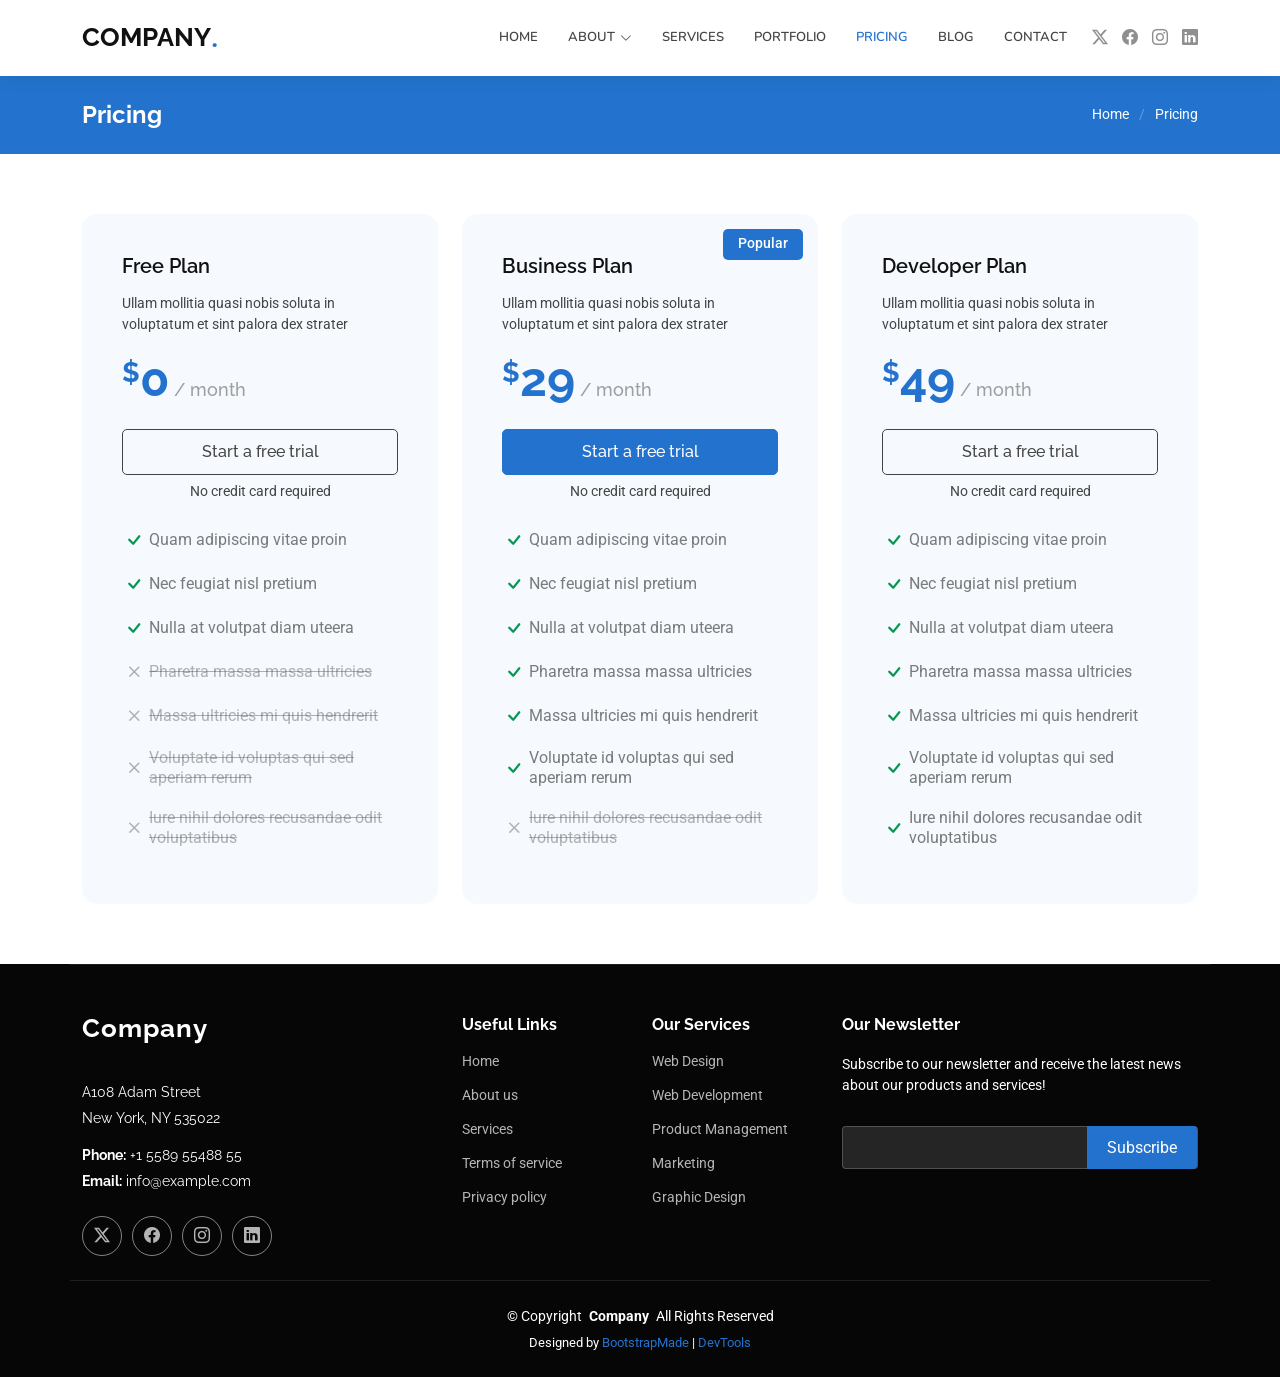
<file: pricing.html>
<!DOCTYPE html>
<html lang="en">

<head>
  <meta charset="utf-8">
  <meta content="width=device-width, initial-scale=1.0" name="viewport">
  <title>Pricing - Company Bootstrap Template</title>
  <meta name="description" content="">
  <meta name="keywords" content="">

  <!-- Favicons -->
  <link href="assets/img/favicon.png" rel="icon">
  <link href="assets/img/apple-touch-icon.png" rel="apple-touch-icon">

  <!-- Fonts -->
  <link href="https://fonts.googleapis.com" rel="preconnect">
  <link href="https://fonts.gstatic.com" rel="preconnect" crossorigin>
  <link href="https://fonts.googleapis.com/css2?family=Roboto:ital,wght@0,100;0,300;0,400;0,500;0,700;0,900;1,100;1,300;1,400;1,500;1,700;1,900&family=Raleway:ital,wght@0,100;0,200;0,300;0,400;0,500;0,600;0,700;0,800;0,900;1,100;1,200;1,300;1,400;1,500;1,600;1,700;1,800;1,900&family=Nunito:ital,wght@0,200;0,300;0,400;0,500;0,600;0,700;0,800;0,900;1,200;1,300;1,400;1,500;1,600;1,700;1,800;1,900&display=swap" rel="stylesheet">

  <!-- Vendor CSS Files -->
  <link href="assets/vendor/bootstrap/css/bootstrap.min.css" rel="stylesheet">
  <link href="assets/vendor/bootstrap-icons/bootstrap-icons.css" rel="stylesheet">
  <link href="assets/vendor/aos/aos.css" rel="stylesheet">
  <link href="assets/vendor/glightbox/css/glightbox.min.css" rel="stylesheet">
  <link href="assets/vendor/swiper/swiper-bundle.min.css" rel="stylesheet">

  <!-- Main CSS File -->
  <link href="assets/css/main.css" rel="stylesheet">

  <!-- =======================================================
  * Template Name: Company
  * Template URL: https://bootstrapmade.com/company-free-html-bootstrap-template/
  * Updated: Aug 07 2024 with Bootstrap v5.3.3
  * Author: BootstrapMade.com
  * License: https://bootstrapmade.com/license/
  ======================================================== -->
</head>

<body class="pricing-page">

  <header id="header" class="header d-flex align-items-center sticky-top">
    <div class="container position-relative d-flex align-items-center">

      <a href="index.html" class="logo d-flex align-items-center me-auto">
        <!-- Uncomment the line below if you also wish to use an image logo -->
        <!-- <img src="assets/img/logo.png" alt=""> -->
        <h1 class="sitename">Company</h1><span>.</span>
      </a>

      <nav id="navmenu" class="navmenu">
        <ul>
          <li><a href="#hero">Home</a></li>
          <li class="dropdown"><a href="about.html"><span>About</span> <i class="bi bi-chevron-down toggle-dropdown"></i></a>
            <ul>
              <li><a href="team.html">Team</a></li>
              <li><a href="testimonials.html">Testimonials</a></li>
              <li class="dropdown"><a href="#"><span>Deep Dropdown</span> <i class="bi bi-chevron-down toggle-dropdown"></i></a>
                <ul>
                  <li><a href="#">Deep Dropdown 1</a></li>
                  <li><a href="#">Deep Dropdown 2</a></li>
                  <li><a href="#">Deep Dropdown 3</a></li>
                  <li><a href="#">Deep Dropdown 4</a></li>
                  <li><a href="#">Deep Dropdown 5</a></li>
                </ul>
              </li>
            </ul>
          </li>
          <li><a href="services.html">Services</a></li>
          <li><a href="portfolio.html">Portfolio</a></li>
          <li><a href="pricing.html" class="active">Pricing</a></li>
          <li><a href="blog.html">Blog</a></li>
          <li><a href="contact.html">Contact</a></li>
        </ul>
        <i class="mobile-nav-toggle d-xl-none bi bi-list"></i>
      </nav>

      <div class="header-social-links">
        <a href="#" class="twitter"><i class="bi bi-twitter-x"></i></a>
        <a href="#" class="facebook"><i class="bi bi-facebook"></i></a>
        <a href="#" class="instagram"><i class="bi bi-instagram"></i></a>
        <a href="#" class="linkedin"><i class="bi bi-linkedin"></i></a>
      </div>

    </div>
  </header>

  <main class="main">

    <!-- Page Title -->
    <div class="page-title accent-background">
      <div class="container d-lg-flex justify-content-between align-items-center">
        <h1 class="mb-2 mb-lg-0">Pricing</h1>
        <nav class="breadcrumbs">
          <ol>
            <li><a href="index.html">Home</a></li>
            <li class="current">Pricing</li>
          </ol>
        </nav>
      </div>
    </div><!-- End Page Title -->

    <!-- Pricing Section -->
    <section id="pricing" class="pricing section">

      <div class="container">

        <div class="row gy-4">

          <div class="col-lg-4" data-aos="zoom-in" data-aos-delay="100">
            <div class="pricing-item">
              <h3>Free Plan</h3>
              <p class="description">Ullam mollitia quasi nobis soluta in voluptatum et sint palora dex strater</p>
              <h4><sup>$</sup>0<span> / month</span></h4>
              <a href="#" class="cta-btn">Start a free trial</a>
              <p class="text-center small">No credit card required</p>
              <ul>
                <li><i class="bi bi-check"></i> <span>Quam adipiscing vitae proin</span></li>
                <li><i class="bi bi-check"></i> <span>Nec feugiat nisl pretium</span></li>
                <li><i class="bi bi-check"></i> <span>Nulla at volutpat diam uteera</span></li>
                <li class="na"><i class="bi bi-x"></i> <span>Pharetra massa massa ultricies</span></li>
                <li class="na"><i class="bi bi-x"></i> <span>Massa ultricies mi quis hendrerit</span></li>
                <li class="na"><i class="bi bi-x"></i> <span>Voluptate id voluptas qui sed aperiam rerum</span></li>
                <li class="na"><i class="bi bi-x"></i> <span>Iure nihil dolores recusandae odit voluptatibus</span></li>
              </ul>
            </div>
          </div><!-- End Pricing Item -->

          <div class="col-lg-4" data-aos="zoom-in" data-aos-delay="200">
            <div class="pricing-item featured">
              <p class="popular">Popular</p>
              <h3>Business Plan</h3>
              <p class="description">Ullam mollitia quasi nobis soluta in voluptatum et sint palora dex strater</p>
              <h4><sup>$</sup>29<span> / month</span></h4>
              <a href="#" class="cta-btn">Start a free trial</a>
              <p class="text-center small">No credit card required</p>
              <ul>
                <li><i class="bi bi-check"></i> <span>Quam adipiscing vitae proin</span></li>
                <li><i class="bi bi-check"></i> <span>Nec feugiat nisl pretium</span></li>
                <li><i class="bi bi-check"></i> <span>Nulla at volutpat diam uteera</span></li>
                <li><i class="bi bi-check"></i> <span>Pharetra massa massa ultricies</span></li>
                <li><i class="bi bi-check"></i> <span>Massa ultricies mi quis hendrerit</span></li>
                <li><i class="bi bi-check"></i> <span>Voluptate id voluptas qui sed aperiam rerum</span></li>
                <li class="na"><i class="bi bi-x"></i> <span>Iure nihil dolores recusandae odit voluptatibus</span></li>
              </ul>
            </div>
          </div><!-- End Pricing Item -->

          <div class="col-lg-4" data-aos="zoom-in" data-aos-delay="300">
            <div class="pricing-item">
              <h3>Developer Plan</h3>
              <p class="description">Ullam mollitia quasi nobis soluta in voluptatum et sint palora dex strater</p>
              <h4><sup>$</sup>49<span> / month</span></h4>
              <a href="#" class="cta-btn">Start a free trial</a>
              <p class="text-center small">No credit card required</p>
              <ul>
                <li><i class="bi bi-check"></i> <span>Quam adipiscing vitae proin</span></li>
                <li><i class="bi bi-check"></i> <span>Nec feugiat nisl pretium</span></li>
                <li><i class="bi bi-check"></i> <span>Nulla at volutpat diam uteera</span></li>
                <li><i class="bi bi-check"></i> <span>Pharetra massa massa ultricies</span></li>
                <li><i class="bi bi-check"></i> <span>Massa ultricies mi quis hendrerit</span></li>
                <li><i class="bi bi-check"></i> <span>Voluptate id voluptas qui sed aperiam rerum</span></li>
                <li><i class="bi bi-check"></i> <span>Iure nihil dolores recusandae odit voluptatibus</span></li>
              </ul>
            </div>
          </div><!-- End Pricing Item -->

        </div>

      </div>

    </section><!-- /Pricing Section -->

  </main>

  <footer id="footer" class="footer dark-background">

    <div class="container footer-top">
      <div class="row gy-4">
        <div class="col-lg-4 col-md-6 footer-about">
          <a href="index.html" class="logo d-flex align-items-center">
            <span class="sitename">Company</span>
          </a>
          <div class="footer-contact pt-3">
            <p>A108 Adam Street</p>
            <p>New York, NY 535022</p>
            <p class="mt-3"><strong>Phone:</strong> <span>+1 5589 55488 55</span></p>
            <p><strong>Email:</strong> <span>info@example.com</span></p>
          </div>
          <div class="social-links d-flex mt-4">
            <a href=""><i class="bi bi-twitter-x"></i></a>
            <a href=""><i class="bi bi-facebook"></i></a>
            <a href=""><i class="bi bi-instagram"></i></a>
            <a href=""><i class="bi bi-linkedin"></i></a>
          </div>
        </div>

        <div class="col-lg-2 col-md-3 footer-links">
          <h4>Useful Links</h4>
          <ul>
            <li><a href="#">Home</a></li>
            <li><a href="#">About us</a></li>
            <li><a href="#">Services</a></li>
            <li><a href="#">Terms of service</a></li>
            <li><a href="#">Privacy policy</a></li>
          </ul>
        </div>

        <div class="col-lg-2 col-md-3 footer-links">
          <h4>Our Services</h4>
          <ul>
            <li><a href="#">Web Design</a></li>
            <li><a href="#">Web Development</a></li>
            <li><a href="#">Product Management</a></li>
            <li><a href="#">Marketing</a></li>
            <li><a href="#">Graphic Design</a></li>
          </ul>
        </div>

        <div class="col-lg-4 col-md-12 footer-newsletter">
          <h4>Our Newsletter</h4>
          <p>Subscribe to our newsletter and receive the latest news about our products and services!</p>
          <form action="forms/newsletter.php" method="post" class="php-email-form">
            <div class="newsletter-form"><input type="email" name="email"><input type="submit" value="Subscribe"></div>
            <div class="loading">Loading</div>
            <div class="error-message"></div>
            <div class="sent-message">Your subscription request has been sent. Thank you!</div>
          </form>
        </div>

      </div>
    </div>

    <div class="container copyright text-center mt-4">
      <p>© <span>Copyright</span> <strong class="px-1 sitename">Company</strong> <span>All Rights Reserved</span></p>
      <div class="credits">
        <!-- All the links in the footer should remain intact. -->
        <!-- You can delete the links only if you've purchased the pro version. -->
        <!-- Licensing information: https://bootstrapmade.com/license/ -->
        <!-- Purchase the pro version with working PHP/AJAX contact form: [buy-url] -->
        Designed by <a href="https://bootstrapmade.com/">BootstrapMade</a> | <a href="https://bootstrapmade.com/tools/">DevTools</a>
      </div>
    </div>

  </footer>

  <!-- Scroll Top -->
  <a href="#" id="scroll-top" class="scroll-top d-flex align-items-center justify-content-center"><i class="bi bi-arrow-up-short"></i></a>

  <!-- Preloader -->
  <div id="preloader"></div>

  <!-- Vendor JS Files -->
  <script src="assets/vendor/bootstrap/js/bootstrap.bundle.min.js"></script>
  <script src="assets/vendor/php-email-form/validate.js"></script>
  <script src="assets/vendor/aos/aos.js"></script>
  <script src="assets/vendor/glightbox/js/glightbox.min.js"></script>
  <script src="assets/vendor/imagesloaded/imagesloaded.pkgd.min.js"></script>
  <script src="assets/vendor/isotope-layout/isotope.pkgd.min.js"></script>
  <script src="assets/vendor/waypoints/noframework.waypoints.js"></script>
  <script src="assets/vendor/swiper/swiper-bundle.min.js"></script>

  <!-- Main JS File -->
  <script src="assets/js/main.js"></script>

</body>

</html>
</file>
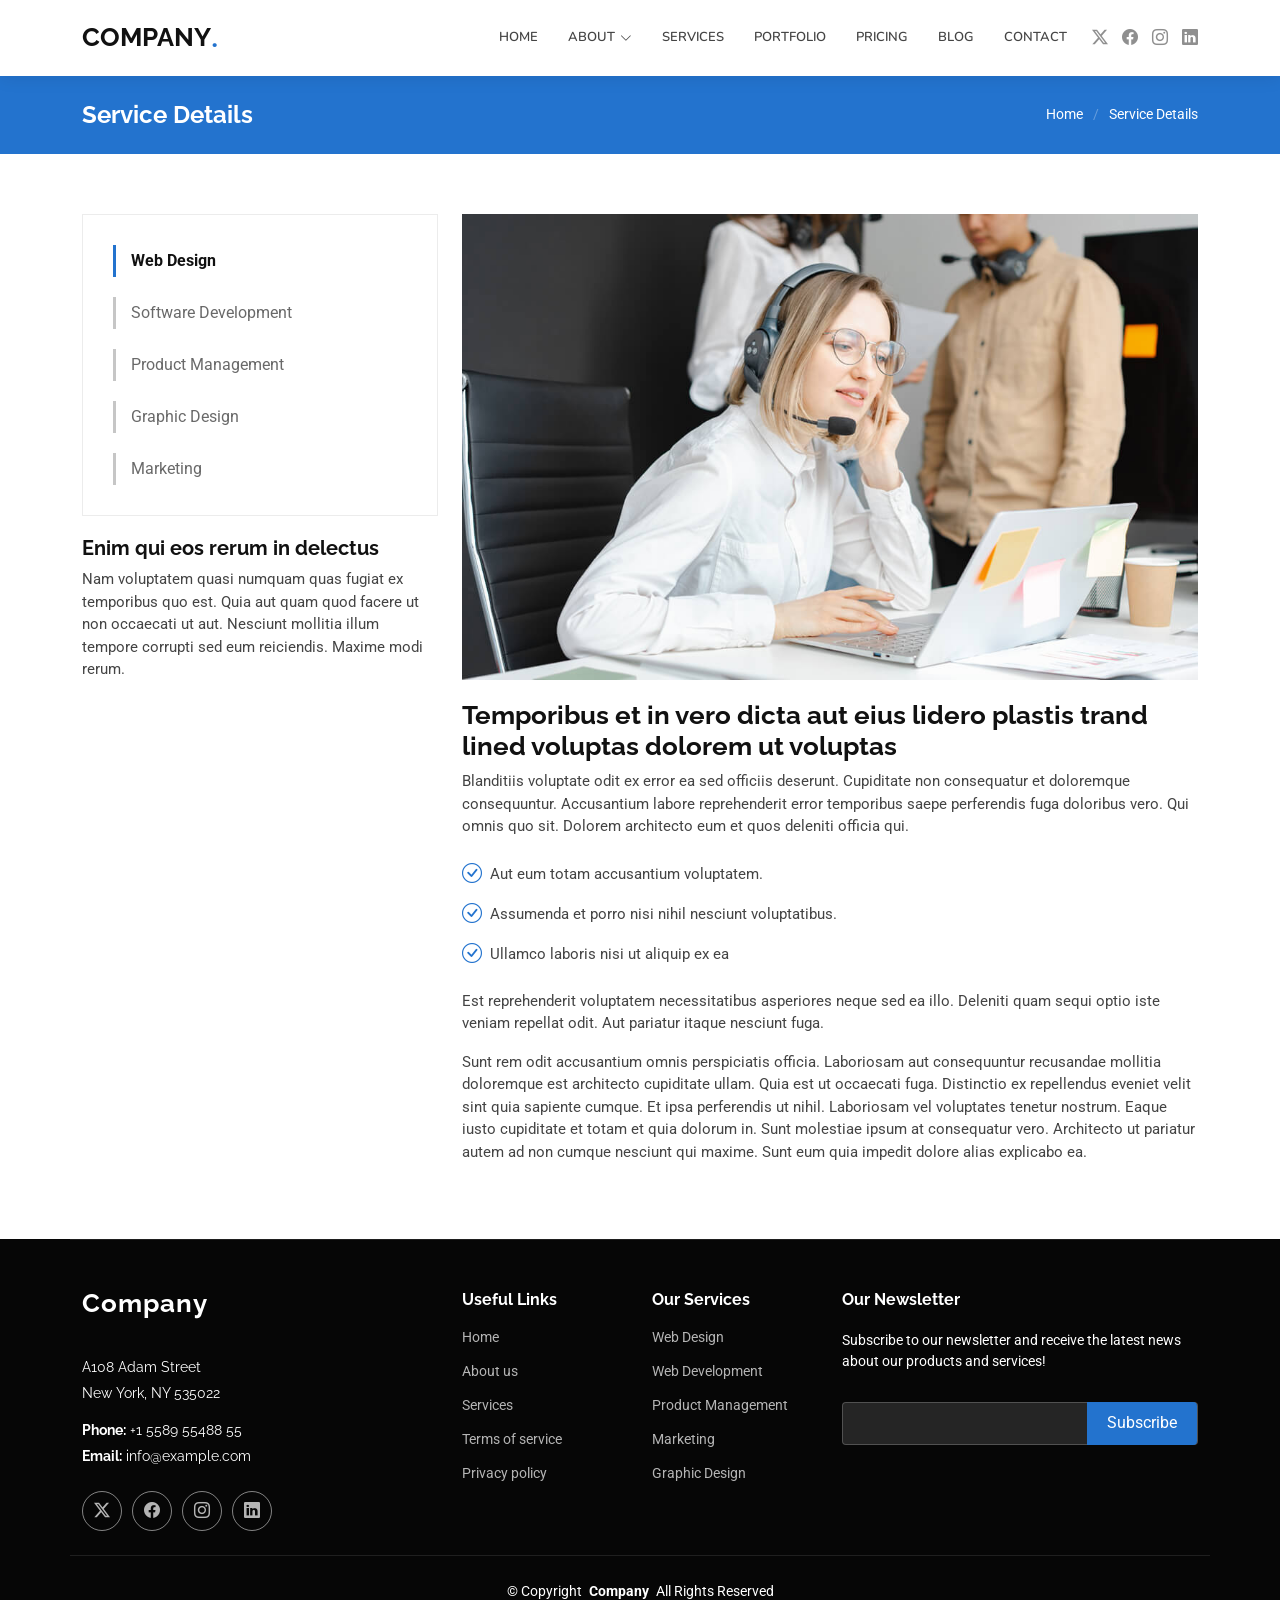
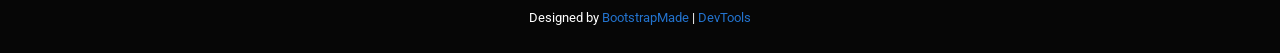
<file: service-details.html>
<!DOCTYPE html>
<html lang="en">

<head>
  <meta charset="utf-8">
  <meta content="width=device-width, initial-scale=1.0" name="viewport">
  <title>Service Details - Company Bootstrap Template</title>
  <meta name="description" content="">
  <meta name="keywords" content="">

  <!-- Favicons -->
  <link href="assets/img/favicon.png" rel="icon">
  <link href="assets/img/apple-touch-icon.png" rel="apple-touch-icon">

  <!-- Fonts -->
  <link href="https://fonts.googleapis.com" rel="preconnect">
  <link href="https://fonts.gstatic.com" rel="preconnect" crossorigin>
  <link href="https://fonts.googleapis.com/css2?family=Roboto:ital,wght@0,100;0,300;0,400;0,500;0,700;0,900;1,100;1,300;1,400;1,500;1,700;1,900&family=Raleway:ital,wght@0,100;0,200;0,300;0,400;0,500;0,600;0,700;0,800;0,900;1,100;1,200;1,300;1,400;1,500;1,600;1,700;1,800;1,900&family=Nunito:ital,wght@0,200;0,300;0,400;0,500;0,600;0,700;0,800;0,900;1,200;1,300;1,400;1,500;1,600;1,700;1,800;1,900&display=swap" rel="stylesheet">

  <!-- Vendor CSS Files -->
  <link href="assets/vendor/bootstrap/css/bootstrap.min.css" rel="stylesheet">
  <link href="assets/vendor/bootstrap-icons/bootstrap-icons.css" rel="stylesheet">
  <link href="assets/vendor/aos/aos.css" rel="stylesheet">
  <link href="assets/vendor/glightbox/css/glightbox.min.css" rel="stylesheet">
  <link href="assets/vendor/swiper/swiper-bundle.min.css" rel="stylesheet">

  <!-- Main CSS File -->
  <link href="assets/css/main.css" rel="stylesheet">

  <!-- =======================================================
  * Template Name: Company
  * Template URL: https://bootstrapmade.com/company-free-html-bootstrap-template/
  * Updated: Aug 07 2024 with Bootstrap v5.3.3
  * Author: BootstrapMade.com
  * License: https://bootstrapmade.com/license/
  ======================================================== -->
</head>

<body class="service-details-page">

  <header id="header" class="header d-flex align-items-center sticky-top">
    <div class="container position-relative d-flex align-items-center">

      <a href="index.html" class="logo d-flex align-items-center me-auto">
        <!-- Uncomment the line below if you also wish to use an image logo -->
        <!-- <img src="assets/img/logo.png" alt=""> -->
        <h1 class="sitename">Company</h1><span>.</span>
      </a>

      <nav id="navmenu" class="navmenu">
        <ul>
          <li><a href="#hero">Home</a></li>
          <li class="dropdown"><a href="about.html"><span>About</span> <i class="bi bi-chevron-down toggle-dropdown"></i></a>
            <ul>
              <li><a href="team.html">Team</a></li>
              <li><a href="testimonials.html">Testimonials</a></li>
              <li class="dropdown"><a href="#"><span>Deep Dropdown</span> <i class="bi bi-chevron-down toggle-dropdown"></i></a>
                <ul>
                  <li><a href="#">Deep Dropdown 1</a></li>
                  <li><a href="#">Deep Dropdown 2</a></li>
                  <li><a href="#">Deep Dropdown 3</a></li>
                  <li><a href="#">Deep Dropdown 4</a></li>
                  <li><a href="#">Deep Dropdown 5</a></li>
                </ul>
              </li>
            </ul>
          </li>
          <li><a href="services.html">Services</a></li>
          <li><a href="portfolio.html">Portfolio</a></li>
          <li><a href="pricing.html">Pricing</a></li>
          <li><a href="blog.html">Blog</a></li>
          <li><a href="contact.html">Contact</a></li>
        </ul>
        <i class="mobile-nav-toggle d-xl-none bi bi-list"></i>
      </nav>

      <div class="header-social-links">
        <a href="#" class="twitter"><i class="bi bi-twitter-x"></i></a>
        <a href="#" class="facebook"><i class="bi bi-facebook"></i></a>
        <a href="#" class="instagram"><i class="bi bi-instagram"></i></a>
        <a href="#" class="linkedin"><i class="bi bi-linkedin"></i></a>
      </div>

    </div>
  </header>

  <main class="main">

    <!-- Page Title -->
    <div class="page-title accent-background">
      <div class="container d-lg-flex justify-content-between align-items-center">
        <h1 class="mb-2 mb-lg-0">Service Details</h1>
        <nav class="breadcrumbs">
          <ol>
            <li><a href="index.html">Home</a></li>
            <li class="current">Service Details</li>
          </ol>
        </nav>
      </div>
    </div><!-- End Page Title -->

    <!-- Service Details Section -->
    <section id="service-details" class="service-details section">

      <div class="container">

        <div class="row gy-4">

          <div class="col-lg-4" data-aos="fade-up" data-aos-delay="100">
            <div class="services-list">
              <a href="#" class="active">Web Design</a>
              <a href="#">Software Development</a>
              <a href="#">Product Management</a>
              <a href="#">Graphic Design</a>
              <a href="#">Marketing</a>
            </div>

            <h4>Enim qui eos rerum in delectus</h4>
            <p>Nam voluptatem quasi numquam quas fugiat ex temporibus quo est. Quia aut quam quod facere ut non occaecati ut aut. Nesciunt mollitia illum tempore corrupti sed eum reiciendis. Maxime modi rerum.</p>
          </div>

          <div class="col-lg-8" data-aos="fade-up" data-aos-delay="200">
            <img src="assets/img/services.jpg" alt="" class="img-fluid services-img">
            <h3>Temporibus et in vero dicta aut eius lidero plastis trand lined voluptas dolorem ut voluptas</h3>
            <p>
              Blanditiis voluptate odit ex error ea sed officiis deserunt. Cupiditate non consequatur et doloremque consequuntur. Accusantium labore reprehenderit error temporibus saepe perferendis fuga doloribus vero. Qui omnis quo sit. Dolorem architecto eum et quos deleniti officia qui.
            </p>
            <ul>
              <li><i class="bi bi-check-circle"></i> <span>Aut eum totam accusantium voluptatem.</span></li>
              <li><i class="bi bi-check-circle"></i> <span>Assumenda et porro nisi nihil nesciunt voluptatibus.</span></li>
              <li><i class="bi bi-check-circle"></i> <span>Ullamco laboris nisi ut aliquip ex ea</span></li>
            </ul>
            <p>
              Est reprehenderit voluptatem necessitatibus asperiores neque sed ea illo. Deleniti quam sequi optio iste veniam repellat odit. Aut pariatur itaque nesciunt fuga.
            </p>
            <p>
              Sunt rem odit accusantium omnis perspiciatis officia. Laboriosam aut consequuntur recusandae mollitia doloremque est architecto cupiditate ullam. Quia est ut occaecati fuga. Distinctio ex repellendus eveniet velit sint quia sapiente cumque. Et ipsa perferendis ut nihil. Laboriosam vel voluptates tenetur nostrum. Eaque iusto cupiditate et totam et quia dolorum in. Sunt molestiae ipsum at consequatur vero. Architecto ut pariatur autem ad non cumque nesciunt qui maxime. Sunt eum quia impedit dolore alias explicabo ea.
            </p>
          </div>

        </div>

      </div>

    </section><!-- /Service Details Section -->

  </main>

  <footer id="footer" class="footer dark-background">

    <div class="container footer-top">
      <div class="row gy-4">
        <div class="col-lg-4 col-md-6 footer-about">
          <a href="index.html" class="logo d-flex align-items-center">
            <span class="sitename">Company</span>
          </a>
          <div class="footer-contact pt-3">
            <p>A108 Adam Street</p>
            <p>New York, NY 535022</p>
            <p class="mt-3"><strong>Phone:</strong> <span>+1 5589 55488 55</span></p>
            <p><strong>Email:</strong> <span>info@example.com</span></p>
          </div>
          <div class="social-links d-flex mt-4">
            <a href=""><i class="bi bi-twitter-x"></i></a>
            <a href=""><i class="bi bi-facebook"></i></a>
            <a href=""><i class="bi bi-instagram"></i></a>
            <a href=""><i class="bi bi-linkedin"></i></a>
          </div>
        </div>

        <div class="col-lg-2 col-md-3 footer-links">
          <h4>Useful Links</h4>
          <ul>
            <li><a href="#">Home</a></li>
            <li><a href="#">About us</a></li>
            <li><a href="#">Services</a></li>
            <li><a href="#">Terms of service</a></li>
            <li><a href="#">Privacy policy</a></li>
          </ul>
        </div>

        <div class="col-lg-2 col-md-3 footer-links">
          <h4>Our Services</h4>
          <ul>
            <li><a href="#">Web Design</a></li>
            <li><a href="#">Web Development</a></li>
            <li><a href="#">Product Management</a></li>
            <li><a href="#">Marketing</a></li>
            <li><a href="#">Graphic Design</a></li>
          </ul>
        </div>

        <div class="col-lg-4 col-md-12 footer-newsletter">
          <h4>Our Newsletter</h4>
          <p>Subscribe to our newsletter and receive the latest news about our products and services!</p>
          <form action="forms/newsletter.php" method="post" class="php-email-form">
            <div class="newsletter-form"><input type="email" name="email"><input type="submit" value="Subscribe"></div>
            <div class="loading">Loading</div>
            <div class="error-message"></div>
            <div class="sent-message">Your subscription request has been sent. Thank you!</div>
          </form>
        </div>

      </div>
    </div>

    <div class="container copyright text-center mt-4">
      <p>© <span>Copyright</span> <strong class="px-1 sitename">Company</strong> <span>All Rights Reserved</span></p>
      <div class="credits">
        <!-- All the links in the footer should remain intact. -->
        <!-- You can delete the links only if you've purchased the pro version. -->
        <!-- Licensing information: https://bootstrapmade.com/license/ -->
        <!-- Purchase the pro version with working PHP/AJAX contact form: [buy-url] -->
        Designed by <a href="https://bootstrapmade.com/">BootstrapMade</a> | <a href="https://bootstrapmade.com/tools/">DevTools</a>
      </div>
    </div>

  </footer>

  <!-- Scroll Top -->
  <a href="#" id="scroll-top" class="scroll-top d-flex align-items-center justify-content-center"><i class="bi bi-arrow-up-short"></i></a>

  <!-- Preloader -->
  <div id="preloader"></div>

  <!-- Vendor JS Files -->
  <script src="assets/vendor/bootstrap/js/bootstrap.bundle.min.js"></script>
  <script src="assets/vendor/php-email-form/validate.js"></script>
  <script src="assets/vendor/aos/aos.js"></script>
  <script src="assets/vendor/glightbox/js/glightbox.min.js"></script>
  <script src="assets/vendor/imagesloaded/imagesloaded.pkgd.min.js"></script>
  <script src="assets/vendor/isotope-layout/isotope.pkgd.min.js"></script>
  <script src="assets/vendor/waypoints/noframework.waypoints.js"></script>
  <script src="assets/vendor/swiper/swiper-bundle.min.js"></script>

  <!-- Main JS File -->
  <script src="assets/js/main.js"></script>

</body>

</html>
</file>
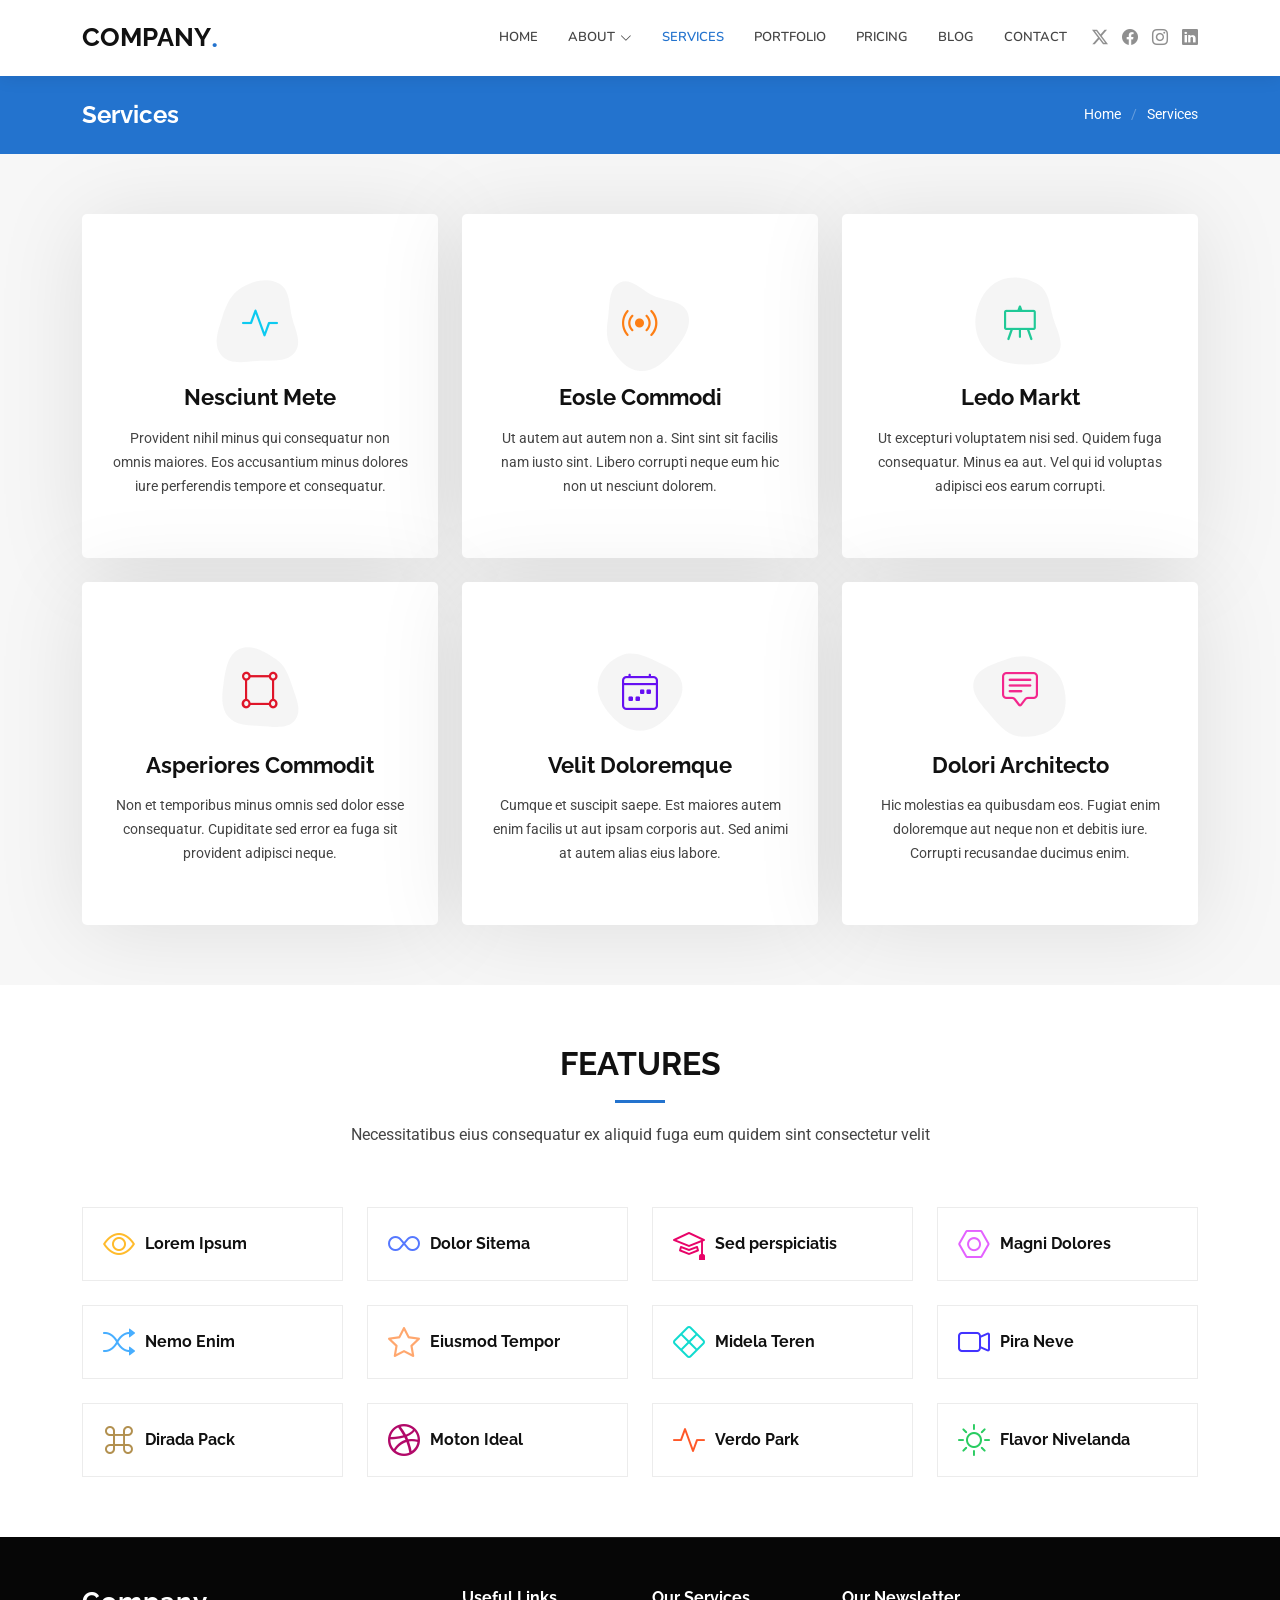
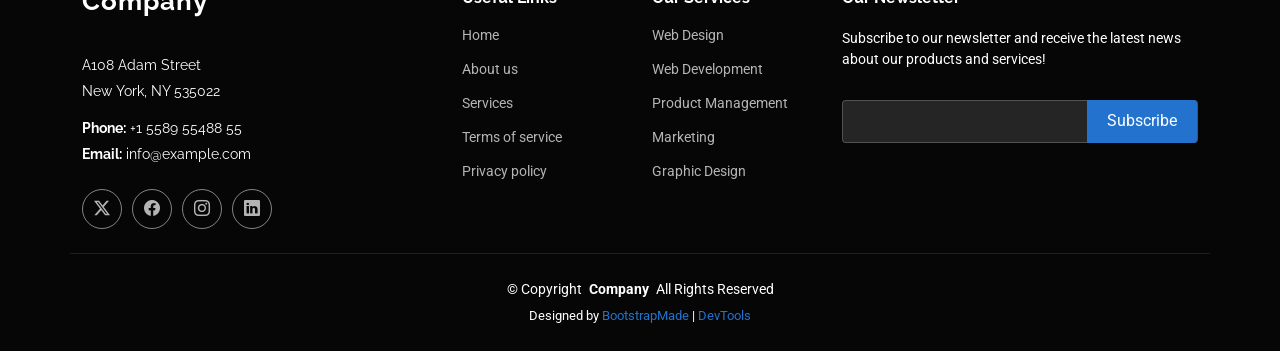
<file: services.html>
<!DOCTYPE html>
<html lang="en">

<head>
  <meta charset="utf-8">
  <meta content="width=device-width, initial-scale=1.0" name="viewport">
  <title>Services - Company Bootstrap Template</title>
  <meta name="description" content="">
  <meta name="keywords" content="">

  <!-- Favicons -->
  <link href="assets/img/favicon.png" rel="icon">
  <link href="assets/img/apple-touch-icon.png" rel="apple-touch-icon">

  <!-- Fonts -->
  <link href="https://fonts.googleapis.com" rel="preconnect">
  <link href="https://fonts.gstatic.com" rel="preconnect" crossorigin>
  <link href="https://fonts.googleapis.com/css2?family=Roboto:ital,wght@0,100;0,300;0,400;0,500;0,700;0,900;1,100;1,300;1,400;1,500;1,700;1,900&family=Raleway:ital,wght@0,100;0,200;0,300;0,400;0,500;0,600;0,700;0,800;0,900;1,100;1,200;1,300;1,400;1,500;1,600;1,700;1,800;1,900&family=Nunito:ital,wght@0,200;0,300;0,400;0,500;0,600;0,700;0,800;0,900;1,200;1,300;1,400;1,500;1,600;1,700;1,800;1,900&display=swap" rel="stylesheet">

  <!-- Vendor CSS Files -->
  <link href="assets/vendor/bootstrap/css/bootstrap.min.css" rel="stylesheet">
  <link href="assets/vendor/bootstrap-icons/bootstrap-icons.css" rel="stylesheet">
  <link href="assets/vendor/aos/aos.css" rel="stylesheet">
  <link href="assets/vendor/glightbox/css/glightbox.min.css" rel="stylesheet">
  <link href="assets/vendor/swiper/swiper-bundle.min.css" rel="stylesheet">

  <!-- Main CSS File -->
  <link href="assets/css/main.css" rel="stylesheet">

  <!-- =======================================================
  * Template Name: Company
  * Template URL: https://bootstrapmade.com/company-free-html-bootstrap-template/
  * Updated: Aug 07 2024 with Bootstrap v5.3.3
  * Author: BootstrapMade.com
  * License: https://bootstrapmade.com/license/
  ======================================================== -->
</head>

<body class="services-page">

  <header id="header" class="header d-flex align-items-center sticky-top">
    <div class="container position-relative d-flex align-items-center">

      <a href="index.html" class="logo d-flex align-items-center me-auto">
        <!-- Uncomment the line below if you also wish to use an image logo -->
        <!-- <img src="assets/img/logo.png" alt=""> -->
        <h1 class="sitename">Company</h1><span>.</span>
      </a>

      <nav id="navmenu" class="navmenu">
        <ul>
          <li><a href="#hero">Home</a></li>
          <li class="dropdown"><a href="about.html"><span>About</span> <i class="bi bi-chevron-down toggle-dropdown"></i></a>
            <ul>
              <li><a href="team.html">Team</a></li>
              <li><a href="testimonials.html">Testimonials</a></li>
              <li class="dropdown"><a href="#"><span>Deep Dropdown</span> <i class="bi bi-chevron-down toggle-dropdown"></i></a>
                <ul>
                  <li><a href="#">Deep Dropdown 1</a></li>
                  <li><a href="#">Deep Dropdown 2</a></li>
                  <li><a href="#">Deep Dropdown 3</a></li>
                  <li><a href="#">Deep Dropdown 4</a></li>
                  <li><a href="#">Deep Dropdown 5</a></li>
                </ul>
              </li>
            </ul>
          </li>
          <li><a href="services.html" class="active">Services</a></li>
          <li><a href="portfolio.html">Portfolio</a></li>
          <li><a href="pricing.html">Pricing</a></li>
          <li><a href="blog.html">Blog</a></li>
          <li><a href="contact.html">Contact</a></li>
        </ul>
        <i class="mobile-nav-toggle d-xl-none bi bi-list"></i>
      </nav>

      <div class="header-social-links">
        <a href="#" class="twitter"><i class="bi bi-twitter-x"></i></a>
        <a href="#" class="facebook"><i class="bi bi-facebook"></i></a>
        <a href="#" class="instagram"><i class="bi bi-instagram"></i></a>
        <a href="#" class="linkedin"><i class="bi bi-linkedin"></i></a>
      </div>

    </div>
  </header>

  <main class="main">

    <!-- Page Title -->
    <div class="page-title accent-background">
      <div class="container d-lg-flex justify-content-between align-items-center">
        <h1 class="mb-2 mb-lg-0">Services</h1>
        <nav class="breadcrumbs">
          <ol>
            <li><a href="index.html">Home</a></li>
            <li class="current">Services</li>
          </ol>
        </nav>
      </div>
    </div><!-- End Page Title -->

    <!-- Services Section -->
    <section id="services" class="services section light-background">

      <div class="container">

        <div class="row gy-4">

          <div class="col-lg-4 col-md-6" data-aos="fade-up" data-aos-delay="100">
            <div class="service-item item-cyan position-relative">
              <div class="icon">
                <svg width="100" height="100" viewBox="0 0 600 600" xmlns="http://www.w3.org/2000/svg">
                  <path stroke="none" stroke-width="0" fill="#f5f5f5" d="M300,521.0016835830174C376.1290562159157,517.8887921683347,466.0731472004068,529.7835943286574,510.70327084640275,468.03025145048787C554.3714126377745,407.6079735673963,508.03601936045806,328.9844924480964,491.2728898941984,256.3432110539036C474.5976632858925,184.082847569629,479.9380746630129,96.60480741107993,416.23090153303,58.64404602377083C348.86323505073057,18.502131276798302,261.93793281208167,40.57373210992963,193.5410806939664,78.93577620505333C130.42746243093433,114.334589627462,98.30271207620316,179.96522072025542,76.75703585869454,249.04625023123273C51.97151888228291,328.5150500222984,13.704378332031375,421.85034740162234,66.52175969318436,486.19268352777647C119.04800174914682,550.1803526380478,217.28368757567262,524.383925680826,300,521.0016835830174"></path>
                </svg>
                <i class="bi bi-activity"></i>
              </div>
              <a href="service-details.html" class="stretched-link">
                <h3>Nesciunt Mete</h3>
              </a>
              <p>Provident nihil minus qui consequatur non omnis maiores. Eos accusantium minus dolores iure perferendis tempore et consequatur.</p>
            </div>
          </div><!-- End Service Item -->

          <div class="col-lg-4 col-md-6" data-aos="fade-up" data-aos-delay="200">
            <div class="service-item item-orange position-relative">
              <div class="icon">
                <svg width="100" height="100" viewBox="0 0 600 600" xmlns="http://www.w3.org/2000/svg">
                  <path stroke="none" stroke-width="0" fill="#f5f5f5" d="M300,582.0697525312426C382.5290701553225,586.8405444964366,449.9789794690241,525.3245884688669,502.5850820975895,461.55621195738473C556.606425686781,396.0723002908107,615.8543463187945,314.28637112970534,586.6730223649479,234.56875336149918C558.9533121215079,158.8439757836574,454.9685369536778,164.00468322053177,381.49747125262974,130.76875717737553C312.15926192815925,99.40240125094834,248.97055460311594,18.661163978235184,179.8680185752513,50.54337015887873C110.5421016452524,82.52863877960104,119.82277516462835,180.83849132639028,109.12597500060166,256.43424936330496C100.08760227029461,320.3096726198365,92.17705696193138,384.0621239912766,124.79988738764834,439.7174275375508C164.83382741302287,508.01625554203684,220.96474134820875,577.5009287672846,300,582.0697525312426"></path>
                </svg>
                <i class="bi bi-broadcast"></i>
              </div>
              <a href="service-details.html" class="stretched-link">
                <h3>Eosle Commodi</h3>
              </a>
              <p>Ut autem aut autem non a. Sint sint sit facilis nam iusto sint. Libero corrupti neque eum hic non ut nesciunt dolorem.</p>
            </div>
          </div><!-- End Service Item -->

          <div class="col-lg-4 col-md-6" data-aos="fade-up" data-aos-delay="300">
            <div class="service-item item-teal position-relative">
              <div class="icon">
                <svg width="100" height="100" viewBox="0 0 600 600" xmlns="http://www.w3.org/2000/svg">
                  <path stroke="none" stroke-width="0" fill="#f5f5f5" d="M300,541.5067337569781C382.14930387511276,545.0595476570109,479.8736841581634,548.3450877840088,526.4010558755058,480.5488172755941C571.5218469581645,414.80211281144784,517.5187510058486,332.0715597781072,496.52539010469104,255.14436215662573C477.37192572678356,184.95920475031193,473.57363656557914,105.61284051026155,413.0603344069578,65.22779650032875C343.27470386102294,18.654635553484475,251.2091493199835,5.337323636656869,175.0934190732945,40.62881213300186C97.87086631185822,76.43348514350839,51.98124368387456,156.15599469081315,36.44837278890362,239.84606092416172C21.716077023791087,319.22268207091537,43.775223500013084,401.1760424656574,96.891909868211,461.97329694683043C147.22146801428983,519.5804099606455,223.5754009179313,538.201503339737,300,541.5067337569781"></path>
                </svg>
                <i class="bi bi-easel"></i>
              </div>
              <a href="service-details.html" class="stretched-link">
                <h3>Ledo Markt</h3>
              </a>
              <p>Ut excepturi voluptatem nisi sed. Quidem fuga consequatur. Minus ea aut. Vel qui id voluptas adipisci eos earum corrupti.</p>
            </div>
          </div><!-- End Service Item -->

          <div class="col-lg-4 col-md-6" data-aos="fade-up" data-aos-delay="400">
            <div class="service-item item-red position-relative">
              <div class="icon">
                <svg width="100" height="100" viewBox="0 0 600 600" xmlns="http://www.w3.org/2000/svg">
                  <path stroke="none" stroke-width="0" fill="#f5f5f5" d="M300,503.46388370962813C374.79870501325706,506.71871716319447,464.8034551963731,527.1746412648533,510.4981551193396,467.86667711651364C555.9287308511215,408.9015244558933,512.6030010748507,327.5744911775523,490.211057578863,256.5855673507754C471.097692560561,195.9906835881958,447.69079081568157,138.11976852964426,395.19560036434837,102.3242989838813C329.3053358748298,57.3949838291264,248.02791733380457,8.279543830951368,175.87071277845988,42.242879143198664C103.41431057327972,76.34704239035025,93.79494320519305,170.9812938413882,81.28167332365135,250.07896920659033C70.17666984294237,320.27484674793965,64.84698225790005,396.69656628748305,111.28512138212992,450.4950937839243C156.20124167950087,502.5303643271138,231.32542653798444,500.4755392045468,300,503.46388370962813"></path>
                </svg>
                <i class="bi bi-bounding-box-circles"></i>
              </div>
              <a href="service-details.html" class="stretched-link">
                <h3>Asperiores Commodit</h3>
              </a>
              <p>Non et temporibus minus omnis sed dolor esse consequatur. Cupiditate sed error ea fuga sit provident adipisci neque.</p>
              <a href="service-details.html" class="stretched-link"></a>
            </div>
          </div><!-- End Service Item -->

          <div class="col-lg-4 col-md-6" data-aos="fade-up" data-aos-delay="500">
            <div class="service-item item-indigo position-relative">
              <div class="icon">
                <svg width="100" height="100" viewBox="0 0 600 600" xmlns="http://www.w3.org/2000/svg">
                  <path stroke="none" stroke-width="0" fill="#f5f5f5" d="M300,532.3542879108572C369.38199826031484,532.3153073249985,429.10787420159085,491.63046689027357,474.5244479745417,439.17860296908856C522.8885846962883,383.3225815378663,569.1668002868075,314.3205725914397,550.7432151929288,242.7694973846089C532.6665558377875,172.5657663291529,456.2379748765914,142.6223662098291,390.3689995646985,112.34683881706744C326.66090330228417,83.06452184765237,258.84405631176094,53.51806209861945,193.32584062364296,78.48882559362697C121.61183558270385,105.82097193414197,62.805066853699245,167.19869350419734,48.57481801355237,242.6138429142374C34.843463184063346,315.3850353017275,76.69343916112496,383.4422959591041,125.22947124332185,439.3748458443577C170.7312796277747,491.8107796887764,230.57421082200815,532.3932930995766,300,532.3542879108572"></path>
                </svg>
                <i class="bi bi-calendar4-week icon"></i>
              </div>
              <a href="service-details.html" class="stretched-link">
                <h3>Velit Doloremque</h3>
              </a>
              <p>Cumque et suscipit saepe. Est maiores autem enim facilis ut aut ipsam corporis aut. Sed animi at autem alias eius labore.</p>
              <a href="service-details.html" class="stretched-link"></a>
            </div>
          </div><!-- End Service Item -->

          <div class="col-lg-4 col-md-6" data-aos="fade-up" data-aos-delay="600">
            <div class="service-item item-pink position-relative">
              <div class="icon">
                <svg width="100" height="100" viewBox="0 0 600 600" xmlns="http://www.w3.org/2000/svg">
                  <path stroke="none" stroke-width="0" fill="#f5f5f5" d="M300,566.797414625762C385.7384707136149,576.1784315230908,478.7894351017131,552.8928747891023,531.9192734346935,484.94944893311C584.6109503024035,417.5663521118492,582.489472248146,322.67544863468447,553.9536738515405,242.03673114598146C529.1557734026468,171.96086150256528,465.24506316201064,127.66468636344209,395.9583748389544,100.7403814666027C334.2173773831606,76.7482773500951,269.4350130405921,84.62216499799875,207.1952322260088,107.2889140133804C132.92018162631612,134.33871894543012,41.79353780512637,160.00259165414826,22.644507872594943,236.69541883565114C3.319112789854554,314.0945973066697,72.72355303640163,379.243833228382,124.04198916343866,440.3218312028393C172.9286146004772,498.5055451809895,224.45579914871206,558.5317968840102,300,566.797414625762"></path>
                </svg>
                <i class="bi bi-chat-square-text"></i>
              </div>
              <a href="service-details.html" class="stretched-link">
                <h3>Dolori Architecto</h3>
              </a>
              <p>Hic molestias ea quibusdam eos. Fugiat enim doloremque aut neque non et debitis iure. Corrupti recusandae ducimus enim.</p>
              <a href="service-details.html" class="stretched-link"></a>
            </div>
          </div><!-- End Service Item -->

        </div>

      </div>

    </section><!-- /Services Section -->

    <!-- Features Section -->
    <section id="features" class="features section">

      <!-- Section Title -->
      <div class="container section-title" data-aos="fade-up">
        <h2>Features</h2>
        <p>Necessitatibus eius consequatur ex aliquid fuga eum quidem sint consectetur velit</p>
      </div><!-- End Section Title -->

      <div class="container">

        <div class="row gy-4">

          <div class="col-lg-3 col-md-4" data-aos="fade-up" data-aos-delay="100">
            <div class="features-item">
              <i class="bi bi-eye" style="color: #ffbb2c;"></i>
              <h3><a href="" class="stretched-link">Lorem Ipsum</a></h3>
            </div>
          </div><!-- End Feature Item -->

          <div class="col-lg-3 col-md-4" data-aos="fade-up" data-aos-delay="200">
            <div class="features-item">
              <i class="bi bi-infinity" style="color: #5578ff;"></i>
              <h3><a href="" class="stretched-link">Dolor Sitema</a></h3>
            </div>
          </div><!-- End Feature Item -->

          <div class="col-lg-3 col-md-4" data-aos="fade-up" data-aos-delay="300">
            <div class="features-item">
              <i class="bi bi-mortarboard" style="color: #e80368;"></i>
              <h3><a href="" class="stretched-link">Sed perspiciatis</a></h3>
            </div>
          </div><!-- End Feature Item -->

          <div class="col-lg-3 col-md-4" data-aos="fade-up" data-aos-delay="400">
            <div class="features-item">
              <i class="bi bi-nut" style="color: #e361ff;"></i>
              <h3><a href="" class="stretched-link">Magni Dolores</a></h3>
            </div>
          </div><!-- End Feature Item -->

          <div class="col-lg-3 col-md-4" data-aos="fade-up" data-aos-delay="500">
            <div class="features-item">
              <i class="bi bi-shuffle" style="color: #47aeff;"></i>
              <h3><a href="" class="stretched-link">Nemo Enim</a></h3>
            </div>
          </div><!-- End Feature Item -->

          <div class="col-lg-3 col-md-4" data-aos="fade-up" data-aos-delay="600">
            <div class="features-item">
              <i class="bi bi-star" style="color: #ffa76e;"></i>
              <h3><a href="" class="stretched-link">Eiusmod Tempor</a></h3>
            </div>
          </div><!-- End Feature Item -->

          <div class="col-lg-3 col-md-4" data-aos="fade-up" data-aos-delay="700">
            <div class="features-item">
              <i class="bi bi-x-diamond" style="color: #11dbcf;"></i>
              <h3><a href="" class="stretched-link">Midela Teren</a></h3>
            </div>
          </div><!-- End Feature Item -->

          <div class="col-lg-3 col-md-4" data-aos="fade-up" data-aos-delay="800">
            <div class="features-item">
              <i class="bi bi-camera-video" style="color: #4233ff;"></i>
              <h3><a href="" class="stretched-link">Pira Neve</a></h3>
            </div>
          </div><!-- End Feature Item -->

          <div class="col-lg-3 col-md-4" data-aos="fade-up" data-aos-delay="900">
            <div class="features-item">
              <i class="bi bi-command" style="color: #b2904f;"></i>
              <h3><a href="" class="stretched-link">Dirada Pack</a></h3>
            </div>
          </div><!-- End Feature Item -->

          <div class="col-lg-3 col-md-4" data-aos="fade-up" data-aos-delay="1000">
            <div class="features-item">
              <i class="bi bi-dribbble" style="color: #b20969;"></i>
              <h3><a href="" class="stretched-link">Moton Ideal</a></h3>
            </div>
          </div><!-- End Feature Item -->

          <div class="col-lg-3 col-md-4" data-aos="fade-up" data-aos-delay="1100">
            <div class="features-item">
              <i class="bi bi-activity" style="color: #ff5828;"></i>
              <h3><a href="" class="stretched-link">Verdo Park</a></h3>
            </div>
          </div><!-- End Feature Item -->

          <div class="col-lg-3 col-md-4" data-aos="fade-up" data-aos-delay="1200">
            <div class="features-item">
              <i class="bi bi-brightness-high" style="color: #29cc61;"></i>
              <h3><a href="" class="stretched-link">Flavor Nivelanda</a></h3>
            </div>
          </div><!-- End Feature Item -->

        </div>

      </div>

    </section><!-- /Features Section -->

  </main>

  <footer id="footer" class="footer dark-background">

    <div class="container footer-top">
      <div class="row gy-4">
        <div class="col-lg-4 col-md-6 footer-about">
          <a href="index.html" class="logo d-flex align-items-center">
            <span class="sitename">Company</span>
          </a>
          <div class="footer-contact pt-3">
            <p>A108 Adam Street</p>
            <p>New York, NY 535022</p>
            <p class="mt-3"><strong>Phone:</strong> <span>+1 5589 55488 55</span></p>
            <p><strong>Email:</strong> <span>info@example.com</span></p>
          </div>
          <div class="social-links d-flex mt-4">
            <a href=""><i class="bi bi-twitter-x"></i></a>
            <a href=""><i class="bi bi-facebook"></i></a>
            <a href=""><i class="bi bi-instagram"></i></a>
            <a href=""><i class="bi bi-linkedin"></i></a>
          </div>
        </div>

        <div class="col-lg-2 col-md-3 footer-links">
          <h4>Useful Links</h4>
          <ul>
            <li><a href="#">Home</a></li>
            <li><a href="#">About us</a></li>
            <li><a href="#">Services</a></li>
            <li><a href="#">Terms of service</a></li>
            <li><a href="#">Privacy policy</a></li>
          </ul>
        </div>

        <div class="col-lg-2 col-md-3 footer-links">
          <h4>Our Services</h4>
          <ul>
            <li><a href="#">Web Design</a></li>
            <li><a href="#">Web Development</a></li>
            <li><a href="#">Product Management</a></li>
            <li><a href="#">Marketing</a></li>
            <li><a href="#">Graphic Design</a></li>
          </ul>
        </div>

        <div class="col-lg-4 col-md-12 footer-newsletter">
          <h4>Our Newsletter</h4>
          <p>Subscribe to our newsletter and receive the latest news about our products and services!</p>
          <form action="forms/newsletter.php" method="post" class="php-email-form">
            <div class="newsletter-form"><input type="email" name="email"><input type="submit" value="Subscribe"></div>
            <div class="loading">Loading</div>
            <div class="error-message"></div>
            <div class="sent-message">Your subscription request has been sent. Thank you!</div>
          </form>
        </div>

      </div>
    </div>

    <div class="container copyright text-center mt-4">
      <p>© <span>Copyright</span> <strong class="px-1 sitename">Company</strong> <span>All Rights Reserved</span></p>
      <div class="credits">
        <!-- All the links in the footer should remain intact. -->
        <!-- You can delete the links only if you've purchased the pro version. -->
        <!-- Licensing information: https://bootstrapmade.com/license/ -->
        <!-- Purchase the pro version with working PHP/AJAX contact form: [buy-url] -->
        Designed by <a href="https://bootstrapmade.com/">BootstrapMade</a> | <a href="https://bootstrapmade.com/tools/">DevTools</a>
      </div>
    </div>

  </footer>

  <!-- Scroll Top -->
  <a href="#" id="scroll-top" class="scroll-top d-flex align-items-center justify-content-center"><i class="bi bi-arrow-up-short"></i></a>

  <!-- Preloader -->
  <div id="preloader"></div>

  <!-- Vendor JS Files -->
  <script src="assets/vendor/bootstrap/js/bootstrap.bundle.min.js"></script>
  <script src="assets/vendor/php-email-form/validate.js"></script>
  <script src="assets/vendor/aos/aos.js"></script>
  <script src="assets/vendor/glightbox/js/glightbox.min.js"></script>
  <script src="assets/vendor/imagesloaded/imagesloaded.pkgd.min.js"></script>
  <script src="assets/vendor/isotope-layout/isotope.pkgd.min.js"></script>
  <script src="assets/vendor/waypoints/noframework.waypoints.js"></script>
  <script src="assets/vendor/swiper/swiper-bundle.min.js"></script>

  <!-- Main JS File -->
  <script src="assets/js/main.js"></script>

</body>

</html>
</file>
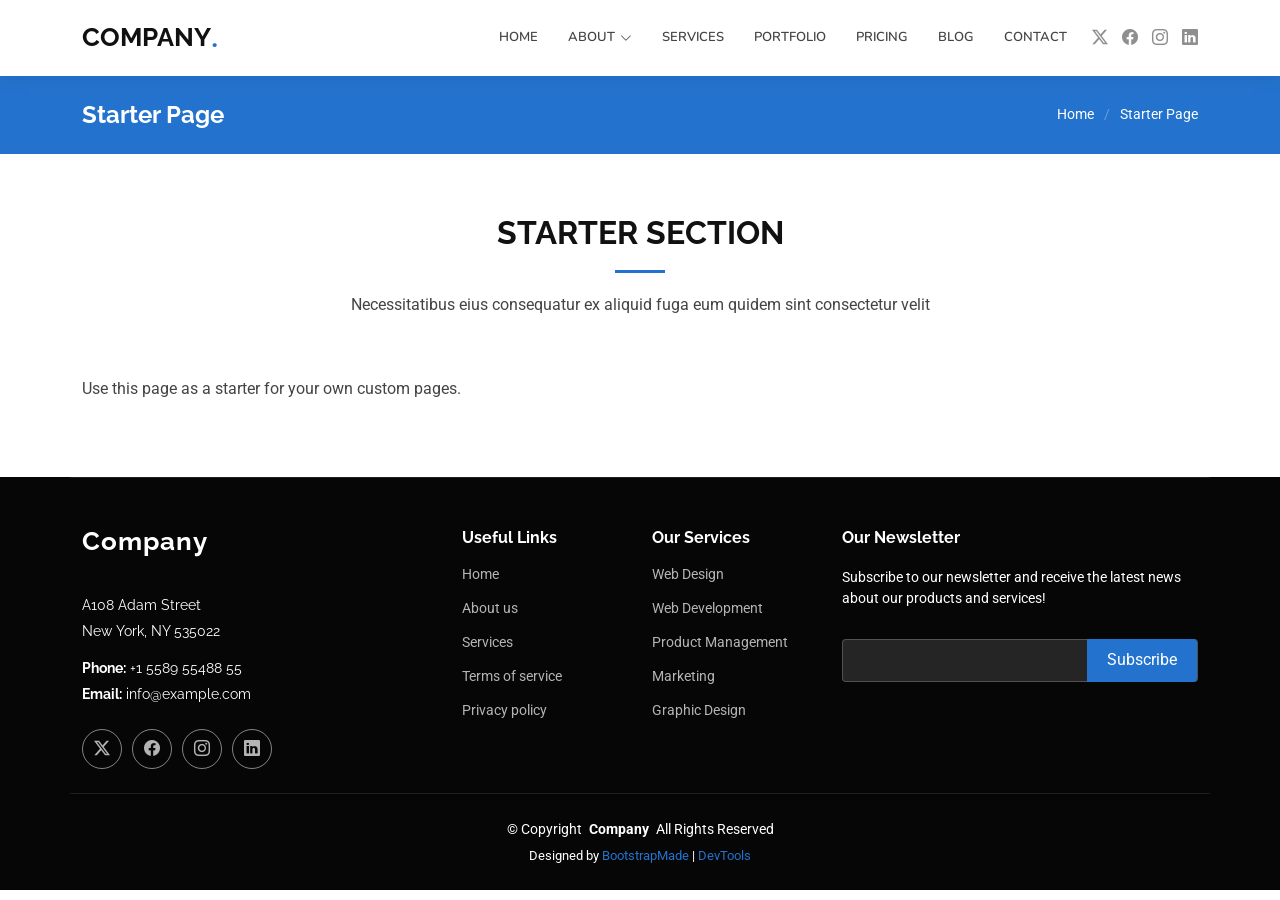
<file: starter-page.html>
<!DOCTYPE html>
<html lang="en">

<head>
  <meta charset="utf-8">
  <meta content="width=device-width, initial-scale=1.0" name="viewport">
  <title>Starter Page - Company Bootstrap Template</title>
  <meta name="description" content="">
  <meta name="keywords" content="">

  <!-- Favicons -->
  <link href="assets/img/favicon.png" rel="icon">
  <link href="assets/img/apple-touch-icon.png" rel="apple-touch-icon">

  <!-- Fonts -->
  <link href="https://fonts.googleapis.com" rel="preconnect">
  <link href="https://fonts.gstatic.com" rel="preconnect" crossorigin>
  <link href="https://fonts.googleapis.com/css2?family=Roboto:ital,wght@0,100;0,300;0,400;0,500;0,700;0,900;1,100;1,300;1,400;1,500;1,700;1,900&family=Raleway:ital,wght@0,100;0,200;0,300;0,400;0,500;0,600;0,700;0,800;0,900;1,100;1,200;1,300;1,400;1,500;1,600;1,700;1,800;1,900&family=Nunito:ital,wght@0,200;0,300;0,400;0,500;0,600;0,700;0,800;0,900;1,200;1,300;1,400;1,500;1,600;1,700;1,800;1,900&display=swap" rel="stylesheet">

  <!-- Vendor CSS Files -->
  <link href="assets/vendor/bootstrap/css/bootstrap.min.css" rel="stylesheet">
  <link href="assets/vendor/bootstrap-icons/bootstrap-icons.css" rel="stylesheet">
  <link href="assets/vendor/aos/aos.css" rel="stylesheet">
  <link href="assets/vendor/glightbox/css/glightbox.min.css" rel="stylesheet">
  <link href="assets/vendor/swiper/swiper-bundle.min.css" rel="stylesheet">

  <!-- Main CSS File -->
  <link href="assets/css/main.css" rel="stylesheet">

  <!-- =======================================================
  * Template Name: Company
  * Template URL: https://bootstrapmade.com/company-free-html-bootstrap-template/
  * Updated: Aug 07 2024 with Bootstrap v5.3.3
  * Author: BootstrapMade.com
  * License: https://bootstrapmade.com/license/
  ======================================================== -->
</head>

<body class="starter-page-page">

  <header id="header" class="header d-flex align-items-center sticky-top">
    <div class="container position-relative d-flex align-items-center">

      <a href="index.html" class="logo d-flex align-items-center me-auto">
        <!-- Uncomment the line below if you also wish to use an image logo -->
        <!-- <img src="assets/img/logo.png" alt=""> -->
        <h1 class="sitename">Company</h1><span>.</span>
      </a>

      <nav id="navmenu" class="navmenu">
        <ul>
          <li><a href="#hero">Home</a></li>
          <li class="dropdown"><a href="about.html"><span>About</span> <i class="bi bi-chevron-down toggle-dropdown"></i></a>
            <ul>
              <li><a href="team.html">Team</a></li>
              <li><a href="testimonials.html">Testimonials</a></li>
              <li class="dropdown"><a href="#"><span>Deep Dropdown</span> <i class="bi bi-chevron-down toggle-dropdown"></i></a>
                <ul>
                  <li><a href="#">Deep Dropdown 1</a></li>
                  <li><a href="#">Deep Dropdown 2</a></li>
                  <li><a href="#">Deep Dropdown 3</a></li>
                  <li><a href="#">Deep Dropdown 4</a></li>
                  <li><a href="#">Deep Dropdown 5</a></li>
                </ul>
              </li>
            </ul>
          </li>
          <li><a href="services.html">Services</a></li>
          <li><a href="portfolio.html">Portfolio</a></li>
          <li><a href="pricing.html">Pricing</a></li>
          <li><a href="blog.html">Blog</a></li>
          <li><a href="contact.html">Contact</a></li>
        </ul>
        <i class="mobile-nav-toggle d-xl-none bi bi-list"></i>
      </nav>

      <div class="header-social-links">
        <a href="#" class="twitter"><i class="bi bi-twitter-x"></i></a>
        <a href="#" class="facebook"><i class="bi bi-facebook"></i></a>
        <a href="#" class="instagram"><i class="bi bi-instagram"></i></a>
        <a href="#" class="linkedin"><i class="bi bi-linkedin"></i></a>
      </div>

    </div>
  </header>

  <main class="main">

    <!-- Page Title -->
    <div class="page-title accent-background">
      <div class="container d-lg-flex justify-content-between align-items-center">
        <h1 class="mb-2 mb-lg-0">Starter Page</h1>
        <nav class="breadcrumbs">
          <ol>
            <li><a href="index.html">Home</a></li>
            <li class="current">Starter Page</li>
          </ol>
        </nav>
      </div>
    </div><!-- End Page Title -->

    <!-- Starter Section Section -->
    <section id="starter-section" class="starter-section section">

      <!-- Section Title -->
      <div class="container section-title" data-aos="fade-up">
        <h2>Starter Section</h2>
        <p>Necessitatibus eius consequatur ex aliquid fuga eum quidem sint consectetur velit</p>
      </div><!-- End Section Title -->

      <div class="container" data-aos="fade-up">
        <p>Use this page as a starter for your own custom pages.</p>
      </div>

    </section><!-- /Starter Section Section -->

  </main>

  <footer id="footer" class="footer dark-background">

    <div class="container footer-top">
      <div class="row gy-4">
        <div class="col-lg-4 col-md-6 footer-about">
          <a href="index.html" class="logo d-flex align-items-center">
            <span class="sitename">Company</span>
          </a>
          <div class="footer-contact pt-3">
            <p>A108 Adam Street</p>
            <p>New York, NY 535022</p>
            <p class="mt-3"><strong>Phone:</strong> <span>+1 5589 55488 55</span></p>
            <p><strong>Email:</strong> <span>info@example.com</span></p>
          </div>
          <div class="social-links d-flex mt-4">
            <a href=""><i class="bi bi-twitter-x"></i></a>
            <a href=""><i class="bi bi-facebook"></i></a>
            <a href=""><i class="bi bi-instagram"></i></a>
            <a href=""><i class="bi bi-linkedin"></i></a>
          </div>
        </div>

        <div class="col-lg-2 col-md-3 footer-links">
          <h4>Useful Links</h4>
          <ul>
            <li><a href="#">Home</a></li>
            <li><a href="#">About us</a></li>
            <li><a href="#">Services</a></li>
            <li><a href="#">Terms of service</a></li>
            <li><a href="#">Privacy policy</a></li>
          </ul>
        </div>

        <div class="col-lg-2 col-md-3 footer-links">
          <h4>Our Services</h4>
          <ul>
            <li><a href="#">Web Design</a></li>
            <li><a href="#">Web Development</a></li>
            <li><a href="#">Product Management</a></li>
            <li><a href="#">Marketing</a></li>
            <li><a href="#">Graphic Design</a></li>
          </ul>
        </div>

        <div class="col-lg-4 col-md-12 footer-newsletter">
          <h4>Our Newsletter</h4>
          <p>Subscribe to our newsletter and receive the latest news about our products and services!</p>
          <form action="forms/newsletter.php" method="post" class="php-email-form">
            <div class="newsletter-form"><input type="email" name="email"><input type="submit" value="Subscribe"></div>
            <div class="loading">Loading</div>
            <div class="error-message"></div>
            <div class="sent-message">Your subscription request has been sent. Thank you!</div>
          </form>
        </div>

      </div>
    </div>

    <div class="container copyright text-center mt-4">
      <p>© <span>Copyright</span> <strong class="px-1 sitename">Company</strong> <span>All Rights Reserved</span></p>
      <div class="credits">
        <!-- All the links in the footer should remain intact. -->
        <!-- You can delete the links only if you've purchased the pro version. -->
        <!-- Licensing information: https://bootstrapmade.com/license/ -->
        <!-- Purchase the pro version with working PHP/AJAX contact form: [buy-url] -->
        Designed by <a href="https://bootstrapmade.com/">BootstrapMade</a> | <a href="https://bootstrapmade.com/tools/">DevTools</a>
      </div>
    </div>

  </footer>

  <!-- Scroll Top -->
  <a href="#" id="scroll-top" class="scroll-top d-flex align-items-center justify-content-center"><i class="bi bi-arrow-up-short"></i></a>

  <!-- Preloader -->
  <div id="preloader"></div>

  <!-- Vendor JS Files -->
  <script src="assets/vendor/bootstrap/js/bootstrap.bundle.min.js"></script>
  <script src="assets/vendor/php-email-form/validate.js"></script>
  <script src="assets/vendor/aos/aos.js"></script>
  <script src="assets/vendor/glightbox/js/glightbox.min.js"></script>
  <script src="assets/vendor/imagesloaded/imagesloaded.pkgd.min.js"></script>
  <script src="assets/vendor/isotope-layout/isotope.pkgd.min.js"></script>
  <script src="assets/vendor/waypoints/noframework.waypoints.js"></script>
  <script src="assets/vendor/swiper/swiper-bundle.min.js"></script>

  <!-- Main JS File -->
  <script src="assets/js/main.js"></script>

</body>

</html>
</file>
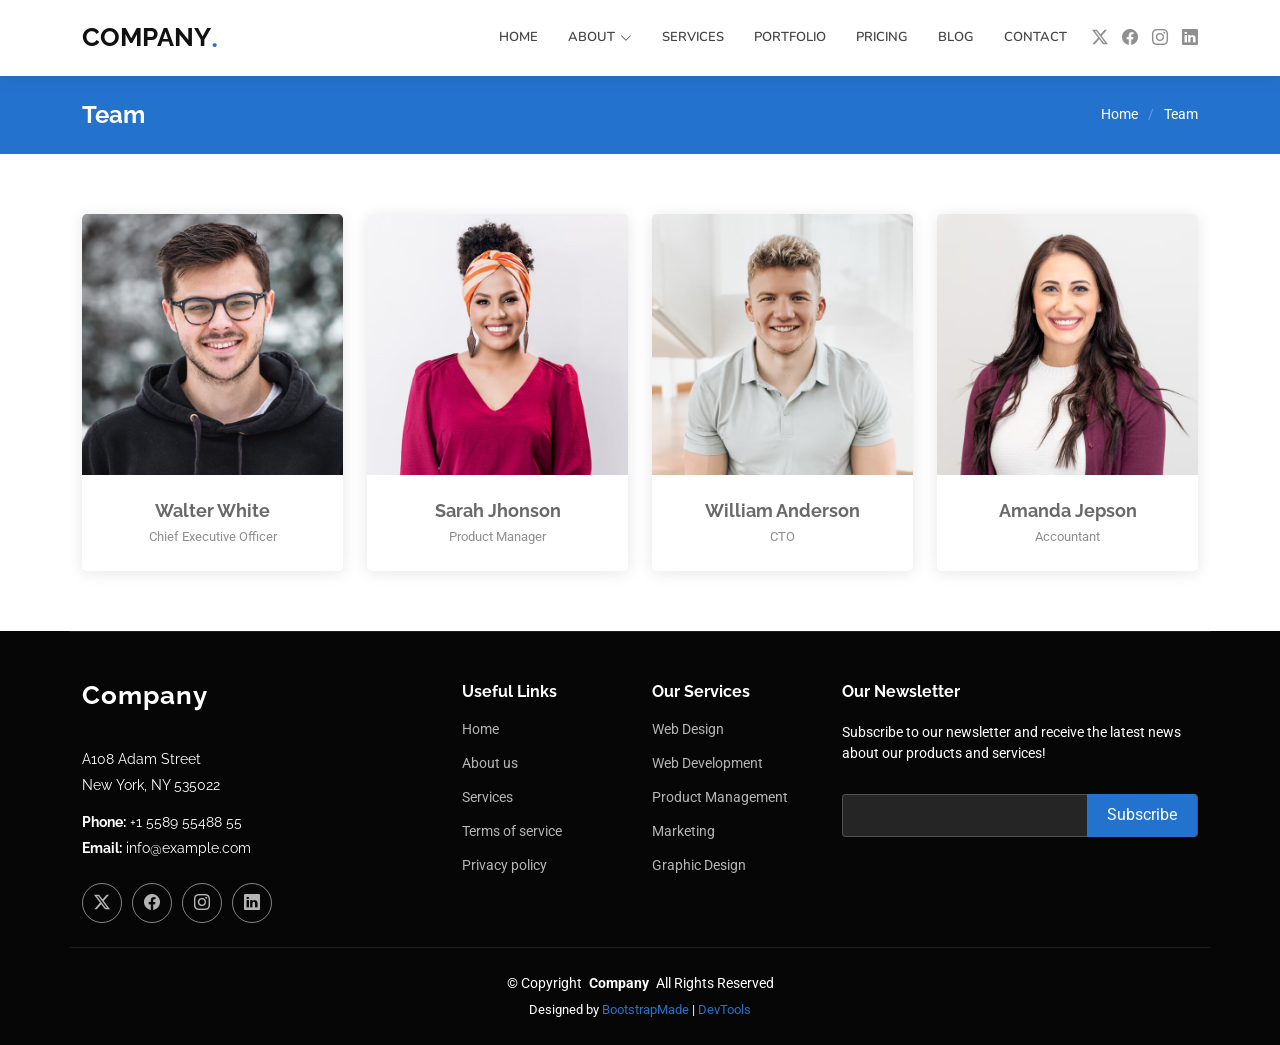
<file: team.html>
<!DOCTYPE html>
<html lang="en">

<head>
  <meta charset="utf-8">
  <meta content="width=device-width, initial-scale=1.0" name="viewport">
  <title>Team - Company Bootstrap Template</title>
  <meta name="description" content="">
  <meta name="keywords" content="">

  <!-- Favicons -->
  <link href="assets/img/favicon.png" rel="icon">
  <link href="assets/img/apple-touch-icon.png" rel="apple-touch-icon">

  <!-- Fonts -->
  <link href="https://fonts.googleapis.com" rel="preconnect">
  <link href="https://fonts.gstatic.com" rel="preconnect" crossorigin>
  <link href="https://fonts.googleapis.com/css2?family=Roboto:ital,wght@0,100;0,300;0,400;0,500;0,700;0,900;1,100;1,300;1,400;1,500;1,700;1,900&family=Raleway:ital,wght@0,100;0,200;0,300;0,400;0,500;0,600;0,700;0,800;0,900;1,100;1,200;1,300;1,400;1,500;1,600;1,700;1,800;1,900&family=Nunito:ital,wght@0,200;0,300;0,400;0,500;0,600;0,700;0,800;0,900;1,200;1,300;1,400;1,500;1,600;1,700;1,800;1,900&display=swap" rel="stylesheet">

  <!-- Vendor CSS Files -->
  <link href="assets/vendor/bootstrap/css/bootstrap.min.css" rel="stylesheet">
  <link href="assets/vendor/bootstrap-icons/bootstrap-icons.css" rel="stylesheet">
  <link href="assets/vendor/aos/aos.css" rel="stylesheet">
  <link href="assets/vendor/glightbox/css/glightbox.min.css" rel="stylesheet">
  <link href="assets/vendor/swiper/swiper-bundle.min.css" rel="stylesheet">

  <!-- Main CSS File -->
  <link href="assets/css/main.css" rel="stylesheet">

  <!-- =======================================================
  * Template Name: Company
  * Template URL: https://bootstrapmade.com/company-free-html-bootstrap-template/
  * Updated: Aug 07 2024 with Bootstrap v5.3.3
  * Author: BootstrapMade.com
  * License: https://bootstrapmade.com/license/
  ======================================================== -->
</head>

<body class="team-page">

  <header id="header" class="header d-flex align-items-center sticky-top">
    <div class="container position-relative d-flex align-items-center">

      <a href="index.html" class="logo d-flex align-items-center me-auto">
        <!-- Uncomment the line below if you also wish to use an image logo -->
        <!-- <img src="assets/img/logo.png" alt=""> -->
        <h1 class="sitename">Company</h1><span>.</span>
      </a>

      <nav id="navmenu" class="navmenu">
        <ul>
          <li><a href="#hero">Home</a></li>
          <li class="dropdown"><a href="about.html"><span>About</span> <i class="bi bi-chevron-down toggle-dropdown"></i></a>
            <ul>
              <li><a href="team.html" class="active">Team</a></li>
              <li><a href="testimonials.html">Testimonials</a></li>
              <li class="dropdown"><a href="#"><span>Deep Dropdown</span> <i class="bi bi-chevron-down toggle-dropdown"></i></a>
                <ul>
                  <li><a href="#">Deep Dropdown 1</a></li>
                  <li><a href="#">Deep Dropdown 2</a></li>
                  <li><a href="#">Deep Dropdown 3</a></li>
                  <li><a href="#">Deep Dropdown 4</a></li>
                  <li><a href="#">Deep Dropdown 5</a></li>
                </ul>
              </li>
            </ul>
          </li>
          <li><a href="services.html">Services</a></li>
          <li><a href="portfolio.html">Portfolio</a></li>
          <li><a href="pricing.html">Pricing</a></li>
          <li><a href="blog.html">Blog</a></li>
          <li><a href="contact.html">Contact</a></li>
        </ul>
        <i class="mobile-nav-toggle d-xl-none bi bi-list"></i>
      </nav>

      <div class="header-social-links">
        <a href="#" class="twitter"><i class="bi bi-twitter-x"></i></a>
        <a href="#" class="facebook"><i class="bi bi-facebook"></i></a>
        <a href="#" class="instagram"><i class="bi bi-instagram"></i></a>
        <a href="#" class="linkedin"><i class="bi bi-linkedin"></i></a>
      </div>

    </div>
  </header>

  <main class="main">

    <!-- Page Title -->
    <div class="page-title accent-background">
      <div class="container d-lg-flex justify-content-between align-items-center">
        <h1 class="mb-2 mb-lg-0">Team</h1>
        <nav class="breadcrumbs">
          <ol>
            <li><a href="index.html">Home</a></li>
            <li class="current">Team</li>
          </ol>
        </nav>
      </div>
    </div><!-- End Page Title -->

    <!-- Team Section -->
    <section id="team" class="team section">

      <div class="container">

        <div class="row gy-4">

          <div class="col-lg-3 col-md-6 d-flex align-items-stretch" data-aos="fade-up" data-aos-delay="100">
            <div class="team-member">
              <div class="member-img">
                <img src="assets/img/team/team-1.jpg" class="img-fluid" alt="">
                <div class="social">
                  <a href=""><i class="bi bi-twitter-x"></i></a>
                  <a href=""><i class="bi bi-facebook"></i></a>
                  <a href=""><i class="bi bi-instagram"></i></a>
                  <a href=""><i class="bi bi-linkedin"></i></a>
                </div>
              </div>
              <div class="member-info">
                <h4>Walter White</h4>
                <span>Chief Executive Officer</span>
              </div>
            </div>
          </div><!-- End Team Member -->

          <div class="col-lg-3 col-md-6 d-flex align-items-stretch" data-aos="fade-up" data-aos-delay="200">
            <div class="team-member">
              <div class="member-img">
                <img src="assets/img/team/team-2.jpg" class="img-fluid" alt="">
                <div class="social">
                  <a href=""><i class="bi bi-twitter-x"></i></a>
                  <a href=""><i class="bi bi-facebook"></i></a>
                  <a href=""><i class="bi bi-instagram"></i></a>
                  <a href=""><i class="bi bi-linkedin"></i></a>
                </div>
              </div>
              <div class="member-info">
                <h4>Sarah Jhonson</h4>
                <span>Product Manager</span>
              </div>
            </div>
          </div><!-- End Team Member -->

          <div class="col-lg-3 col-md-6 d-flex align-items-stretch" data-aos="fade-up" data-aos-delay="300">
            <div class="team-member">
              <div class="member-img">
                <img src="assets/img/team/team-3.jpg" class="img-fluid" alt="">
                <div class="social">
                  <a href=""><i class="bi bi-twitter-x"></i></a>
                  <a href=""><i class="bi bi-facebook"></i></a>
                  <a href=""><i class="bi bi-instagram"></i></a>
                  <a href=""><i class="bi bi-linkedin"></i></a>
                </div>
              </div>
              <div class="member-info">
                <h4>William Anderson</h4>
                <span>CTO</span>
              </div>
            </div>
          </div><!-- End Team Member -->

          <div class="col-lg-3 col-md-6 d-flex align-items-stretch" data-aos="fade-up" data-aos-delay="400">
            <div class="team-member">
              <div class="member-img">
                <img src="assets/img/team/team-4.jpg" class="img-fluid" alt="">
                <div class="social">
                  <a href=""><i class="bi bi-twitter-x"></i></a>
                  <a href=""><i class="bi bi-facebook"></i></a>
                  <a href=""><i class="bi bi-instagram"></i></a>
                  <a href=""><i class="bi bi-linkedin"></i></a>
                </div>
              </div>
              <div class="member-info">
                <h4>Amanda Jepson</h4>
                <span>Accountant</span>
              </div>
            </div>
          </div><!-- End Team Member -->

        </div>

      </div>

    </section><!-- /Team Section -->

  </main>

  <footer id="footer" class="footer dark-background">

    <div class="container footer-top">
      <div class="row gy-4">
        <div class="col-lg-4 col-md-6 footer-about">
          <a href="index.html" class="logo d-flex align-items-center">
            <span class="sitename">Company</span>
          </a>
          <div class="footer-contact pt-3">
            <p>A108 Adam Street</p>
            <p>New York, NY 535022</p>
            <p class="mt-3"><strong>Phone:</strong> <span>+1 5589 55488 55</span></p>
            <p><strong>Email:</strong> <span>info@example.com</span></p>
          </div>
          <div class="social-links d-flex mt-4">
            <a href=""><i class="bi bi-twitter-x"></i></a>
            <a href=""><i class="bi bi-facebook"></i></a>
            <a href=""><i class="bi bi-instagram"></i></a>
            <a href=""><i class="bi bi-linkedin"></i></a>
          </div>
        </div>

        <div class="col-lg-2 col-md-3 footer-links">
          <h4>Useful Links</h4>
          <ul>
            <li><a href="#">Home</a></li>
            <li><a href="#">About us</a></li>
            <li><a href="#">Services</a></li>
            <li><a href="#">Terms of service</a></li>
            <li><a href="#">Privacy policy</a></li>
          </ul>
        </div>

        <div class="col-lg-2 col-md-3 footer-links">
          <h4>Our Services</h4>
          <ul>
            <li><a href="#">Web Design</a></li>
            <li><a href="#">Web Development</a></li>
            <li><a href="#">Product Management</a></li>
            <li><a href="#">Marketing</a></li>
            <li><a href="#">Graphic Design</a></li>
          </ul>
        </div>

        <div class="col-lg-4 col-md-12 footer-newsletter">
          <h4>Our Newsletter</h4>
          <p>Subscribe to our newsletter and receive the latest news about our products and services!</p>
          <form action="forms/newsletter.php" method="post" class="php-email-form">
            <div class="newsletter-form"><input type="email" name="email"><input type="submit" value="Subscribe"></div>
            <div class="loading">Loading</div>
            <div class="error-message"></div>
            <div class="sent-message">Your subscription request has been sent. Thank you!</div>
          </form>
        </div>

      </div>
    </div>

    <div class="container copyright text-center mt-4">
      <p>© <span>Copyright</span> <strong class="px-1 sitename">Company</strong> <span>All Rights Reserved</span></p>
      <div class="credits">
        <!-- All the links in the footer should remain intact. -->
        <!-- You can delete the links only if you've purchased the pro version. -->
        <!-- Licensing information: https://bootstrapmade.com/license/ -->
        <!-- Purchase the pro version with working PHP/AJAX contact form: [buy-url] -->
        Designed by <a href="https://bootstrapmade.com/">BootstrapMade</a> | <a href="https://bootstrapmade.com/tools/">DevTools</a>
      </div>
    </div>

  </footer>

  <!-- Scroll Top -->
  <a href="#" id="scroll-top" class="scroll-top d-flex align-items-center justify-content-center"><i class="bi bi-arrow-up-short"></i></a>

  <!-- Preloader -->
  <div id="preloader"></div>

  <!-- Vendor JS Files -->
  <script src="assets/vendor/bootstrap/js/bootstrap.bundle.min.js"></script>
  <script src="assets/vendor/php-email-form/validate.js"></script>
  <script src="assets/vendor/aos/aos.js"></script>
  <script src="assets/vendor/glightbox/js/glightbox.min.js"></script>
  <script src="assets/vendor/imagesloaded/imagesloaded.pkgd.min.js"></script>
  <script src="assets/vendor/isotope-layout/isotope.pkgd.min.js"></script>
  <script src="assets/vendor/waypoints/noframework.waypoints.js"></script>
  <script src="assets/vendor/swiper/swiper-bundle.min.js"></script>

  <!-- Main JS File -->
  <script src="assets/js/main.js"></script>

</body>

</html>
</file>
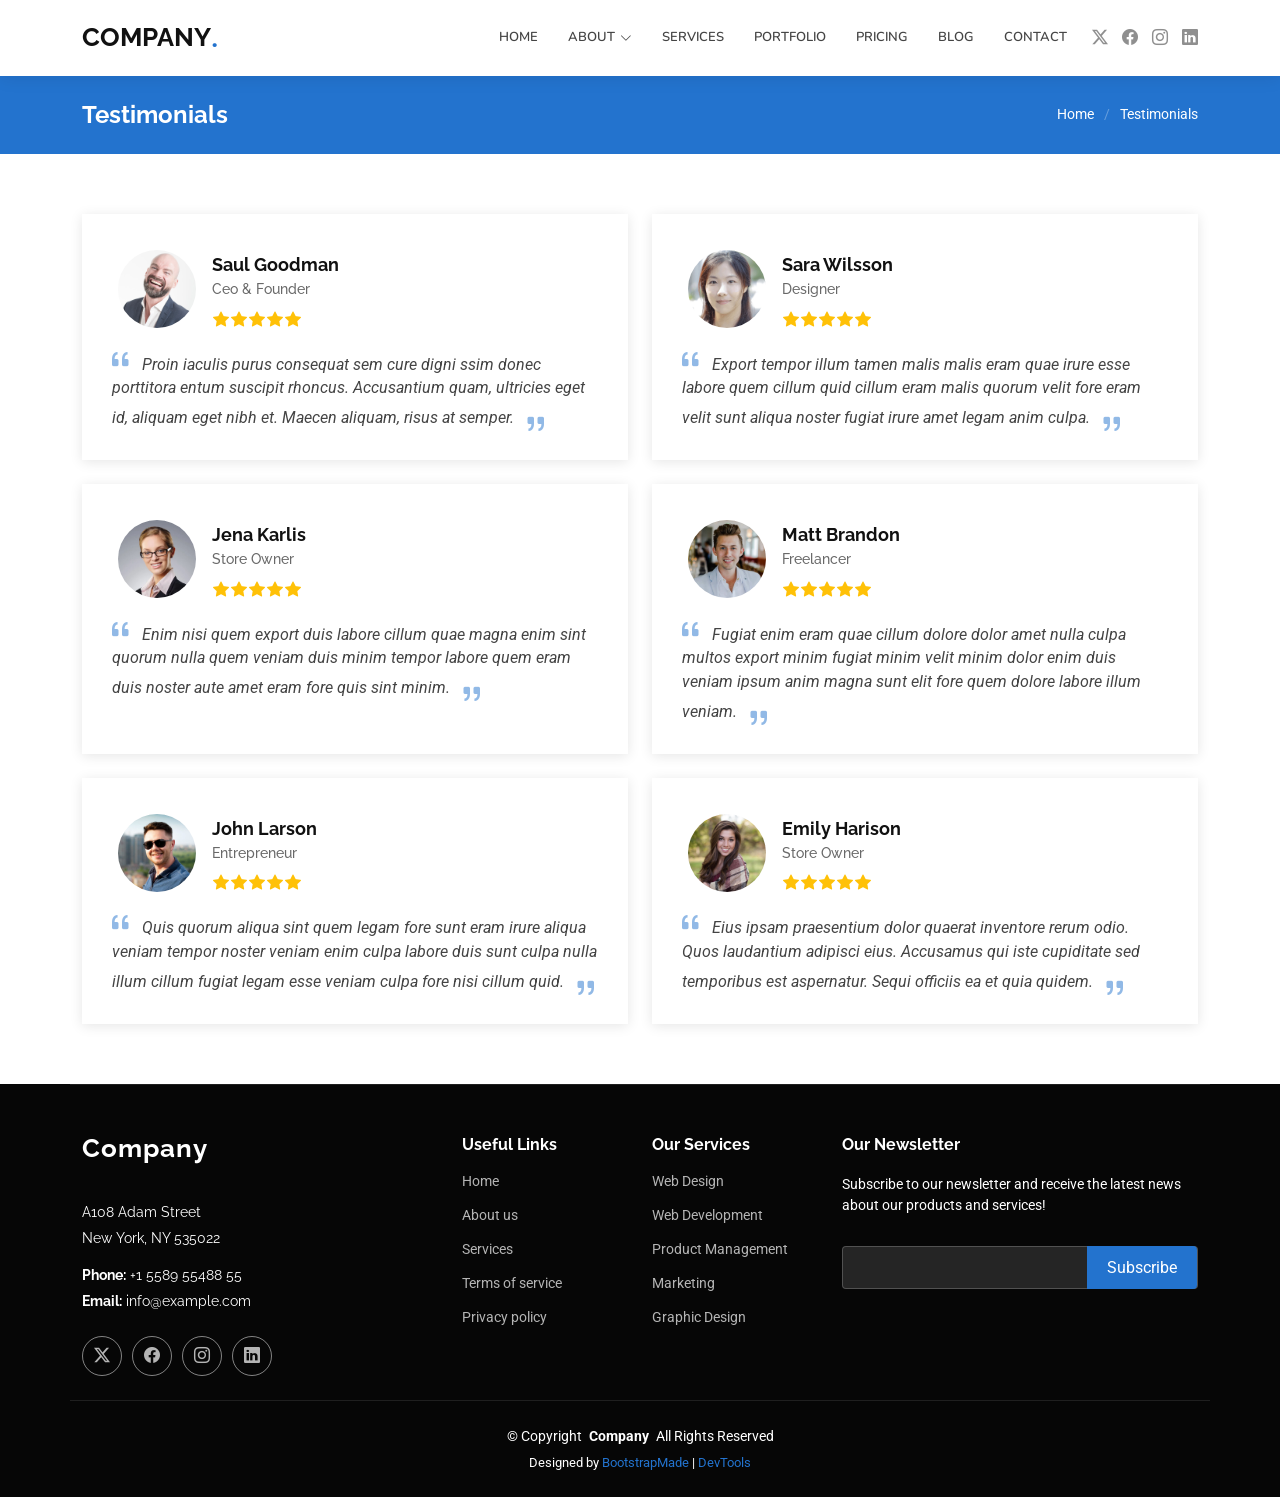
<file: testimonials.html>
<!DOCTYPE html>
<html lang="en">

<head>
  <meta charset="utf-8">
  <meta content="width=device-width, initial-scale=1.0" name="viewport">
  <title>Testimonials - Company Bootstrap Template</title>
  <meta name="description" content="">
  <meta name="keywords" content="">

  <!-- Favicons -->
  <link href="assets/img/favicon.png" rel="icon">
  <link href="assets/img/apple-touch-icon.png" rel="apple-touch-icon">

  <!-- Fonts -->
  <link href="https://fonts.googleapis.com" rel="preconnect">
  <link href="https://fonts.gstatic.com" rel="preconnect" crossorigin>
  <link href="https://fonts.googleapis.com/css2?family=Roboto:ital,wght@0,100;0,300;0,400;0,500;0,700;0,900;1,100;1,300;1,400;1,500;1,700;1,900&family=Raleway:ital,wght@0,100;0,200;0,300;0,400;0,500;0,600;0,700;0,800;0,900;1,100;1,200;1,300;1,400;1,500;1,600;1,700;1,800;1,900&family=Nunito:ital,wght@0,200;0,300;0,400;0,500;0,600;0,700;0,800;0,900;1,200;1,300;1,400;1,500;1,600;1,700;1,800;1,900&display=swap" rel="stylesheet">

  <!-- Vendor CSS Files -->
  <link href="assets/vendor/bootstrap/css/bootstrap.min.css" rel="stylesheet">
  <link href="assets/vendor/bootstrap-icons/bootstrap-icons.css" rel="stylesheet">
  <link href="assets/vendor/aos/aos.css" rel="stylesheet">
  <link href="assets/vendor/glightbox/css/glightbox.min.css" rel="stylesheet">
  <link href="assets/vendor/swiper/swiper-bundle.min.css" rel="stylesheet">

  <!-- Main CSS File -->
  <link href="assets/css/main.css" rel="stylesheet">

  <!-- =======================================================
  * Template Name: Company
  * Template URL: https://bootstrapmade.com/company-free-html-bootstrap-template/
  * Updated: Aug 07 2024 with Bootstrap v5.3.3
  * Author: BootstrapMade.com
  * License: https://bootstrapmade.com/license/
  ======================================================== -->
</head>

<body class="testimonials-page">

  <header id="header" class="header d-flex align-items-center sticky-top">
    <div class="container position-relative d-flex align-items-center">

      <a href="index.html" class="logo d-flex align-items-center me-auto">
        <!-- Uncomment the line below if you also wish to use an image logo -->
        <!-- <img src="assets/img/logo.png" alt=""> -->
        <h1 class="sitename">Company</h1><span>.</span>
      </a>

      <nav id="navmenu" class="navmenu">
        <ul>
          <li><a href="#hero">Home</a></li>
          <li class="dropdown"><a href="about.html"><span>About</span> <i class="bi bi-chevron-down toggle-dropdown"></i></a>
            <ul>
              <li><a href="team.html">Team</a></li>
              <li><a href="testimonials.html" class="active">Testimonials</a></li>
              <li class="dropdown"><a href="#"><span>Deep Dropdown</span> <i class="bi bi-chevron-down toggle-dropdown"></i></a>
                <ul>
                  <li><a href="#">Deep Dropdown 1</a></li>
                  <li><a href="#">Deep Dropdown 2</a></li>
                  <li><a href="#">Deep Dropdown 3</a></li>
                  <li><a href="#">Deep Dropdown 4</a></li>
                  <li><a href="#">Deep Dropdown 5</a></li>
                </ul>
              </li>
            </ul>
          </li>
          <li><a href="services.html">Services</a></li>
          <li><a href="portfolio.html">Portfolio</a></li>
          <li><a href="pricing.html">Pricing</a></li>
          <li><a href="blog.html">Blog</a></li>
          <li><a href="contact.html">Contact</a></li>
        </ul>
        <i class="mobile-nav-toggle d-xl-none bi bi-list"></i>
      </nav>

      <div class="header-social-links">
        <a href="#" class="twitter"><i class="bi bi-twitter-x"></i></a>
        <a href="#" class="facebook"><i class="bi bi-facebook"></i></a>
        <a href="#" class="instagram"><i class="bi bi-instagram"></i></a>
        <a href="#" class="linkedin"><i class="bi bi-linkedin"></i></a>
      </div>

    </div>
  </header>

  <main class="main">

    <!-- Page Title -->
    <div class="page-title accent-background">
      <div class="container d-lg-flex justify-content-between align-items-center">
        <h1 class="mb-2 mb-lg-0">Testimonials</h1>
        <nav class="breadcrumbs">
          <ol>
            <li><a href="index.html">Home</a></li>
            <li class="current">Testimonials</li>
          </ol>
        </nav>
      </div>
    </div><!-- End Page Title -->

    <!-- Testimonials Section -->
    <section id="testimonials" class="testimonials section">

      <div class="container">

        <div class="row gy-4">

          <div class="col-lg-6" data-aos="fade-up" data-aos-delay="100">
            <div class="testimonial-item">
              <img src="assets/img/testimonials/testimonials-1.jpg" class="testimonial-img" alt="">
              <h3>Saul Goodman</h3>
              <h4>Ceo &amp; Founder</h4>
              <div class="stars">
                <i class="bi bi-star-fill"></i><i class="bi bi-star-fill"></i><i class="bi bi-star-fill"></i><i class="bi bi-star-fill"></i><i class="bi bi-star-fill"></i>
              </div>
              <p>
                <i class="bi bi-quote quote-icon-left"></i>
                <span>Proin iaculis purus consequat sem cure digni ssim donec porttitora entum suscipit rhoncus. Accusantium quam, ultricies eget id, aliquam eget nibh et. Maecen aliquam, risus at semper.</span>
                <i class="bi bi-quote quote-icon-right"></i>
              </p>
            </div>
          </div><!-- End testimonial item -->

          <div class="col-lg-6" data-aos="fade-up" data-aos-delay="200">
            <div class="testimonial-item">
              <img src="assets/img/testimonials/testimonials-2.jpg" class="testimonial-img" alt="">
              <h3>Sara Wilsson</h3>
              <h4>Designer</h4>
              <div class="stars">
                <i class="bi bi-star-fill"></i><i class="bi bi-star-fill"></i><i class="bi bi-star-fill"></i><i class="bi bi-star-fill"></i><i class="bi bi-star-fill"></i>
              </div>
              <p>
                <i class="bi bi-quote quote-icon-left"></i>
                <span>Export tempor illum tamen malis malis eram quae irure esse labore quem cillum quid cillum eram malis quorum velit fore eram velit sunt aliqua noster fugiat irure amet legam anim culpa.</span>
                <i class="bi bi-quote quote-icon-right"></i>
              </p>
            </div>
          </div><!-- End testimonial item -->

          <div class="col-lg-6" data-aos="fade-up" data-aos-delay="300">
            <div class="testimonial-item">
              <img src="assets/img/testimonials/testimonials-3.jpg" class="testimonial-img" alt="">
              <h3>Jena Karlis</h3>
              <h4>Store Owner</h4>
              <div class="stars">
                <i class="bi bi-star-fill"></i><i class="bi bi-star-fill"></i><i class="bi bi-star-fill"></i><i class="bi bi-star-fill"></i><i class="bi bi-star-fill"></i>
              </div>
              <p>
                <i class="bi bi-quote quote-icon-left"></i>
                <span>Enim nisi quem export duis labore cillum quae magna enim sint quorum nulla quem veniam duis minim tempor labore quem eram duis noster aute amet eram fore quis sint minim.</span>
                <i class="bi bi-quote quote-icon-right"></i>
              </p>
            </div>
          </div><!-- End testimonial item -->

          <div class="col-lg-6" data-aos="fade-up" data-aos-delay="400">
            <div class="testimonial-item">
              <img src="assets/img/testimonials/testimonials-4.jpg" class="testimonial-img" alt="">
              <h3>Matt Brandon</h3>
              <h4>Freelancer</h4>
              <div class="stars">
                <i class="bi bi-star-fill"></i><i class="bi bi-star-fill"></i><i class="bi bi-star-fill"></i><i class="bi bi-star-fill"></i><i class="bi bi-star-fill"></i>
              </div>
              <p>
                <i class="bi bi-quote quote-icon-left"></i>
                <span>Fugiat enim eram quae cillum dolore dolor amet nulla culpa multos export minim fugiat minim velit minim dolor enim duis veniam ipsum anim magna sunt elit fore quem dolore labore illum veniam.</span>
                <i class="bi bi-quote quote-icon-right"></i>
              </p>
            </div>
          </div><!-- End testimonial item -->

          <div class="col-lg-6" data-aos="fade-up" data-aos-delay="500">
            <div class="testimonial-item">
              <img src="assets/img/testimonials/testimonials-5.jpg" class="testimonial-img" alt="">
              <h3>John Larson</h3>
              <h4>Entrepreneur</h4>
              <div class="stars">
                <i class="bi bi-star-fill"></i><i class="bi bi-star-fill"></i><i class="bi bi-star-fill"></i><i class="bi bi-star-fill"></i><i class="bi bi-star-fill"></i>
              </div>
              <p>
                <i class="bi bi-quote quote-icon-left"></i>
                <span>Quis quorum aliqua sint quem legam fore sunt eram irure aliqua veniam tempor noster veniam enim culpa labore duis sunt culpa nulla illum cillum fugiat legam esse veniam culpa fore nisi cillum quid.</span>
                <i class="bi bi-quote quote-icon-right"></i>
              </p>
            </div>
          </div><!-- End testimonial item -->

          <div class="col-lg-6" data-aos="fade-up" data-aos-delay="600">
            <div class="testimonial-item">
              <img src="assets/img/testimonials/testimonials-6.jpg" class="testimonial-img" alt="">
              <h3>Emily Harison</h3>
              <h4>Store Owner</h4>
              <div class="stars">
                <i class="bi bi-star-fill"></i><i class="bi bi-star-fill"></i><i class="bi bi-star-fill"></i><i class="bi bi-star-fill"></i><i class="bi bi-star-fill"></i>
              </div>
              <p>
                <i class="bi bi-quote quote-icon-left"></i>
                <span>Eius ipsam praesentium dolor quaerat inventore rerum odio. Quos laudantium adipisci eius. Accusamus qui iste cupiditate sed temporibus est aspernatur. Sequi officiis ea et quia quidem.</span>
                <i class="bi bi-quote quote-icon-right"></i>
              </p>
            </div>
          </div><!-- End testimonial item -->

        </div>

      </div>

    </section><!-- /Testimonials Section -->

  </main>

  <footer id="footer" class="footer dark-background">

    <div class="container footer-top">
      <div class="row gy-4">
        <div class="col-lg-4 col-md-6 footer-about">
          <a href="index.html" class="logo d-flex align-items-center">
            <span class="sitename">Company</span>
          </a>
          <div class="footer-contact pt-3">
            <p>A108 Adam Street</p>
            <p>New York, NY 535022</p>
            <p class="mt-3"><strong>Phone:</strong> <span>+1 5589 55488 55</span></p>
            <p><strong>Email:</strong> <span>info@example.com</span></p>
          </div>
          <div class="social-links d-flex mt-4">
            <a href=""><i class="bi bi-twitter-x"></i></a>
            <a href=""><i class="bi bi-facebook"></i></a>
            <a href=""><i class="bi bi-instagram"></i></a>
            <a href=""><i class="bi bi-linkedin"></i></a>
          </div>
        </div>

        <div class="col-lg-2 col-md-3 footer-links">
          <h4>Useful Links</h4>
          <ul>
            <li><a href="#">Home</a></li>
            <li><a href="#">About us</a></li>
            <li><a href="#">Services</a></li>
            <li><a href="#">Terms of service</a></li>
            <li><a href="#">Privacy policy</a></li>
          </ul>
        </div>

        <div class="col-lg-2 col-md-3 footer-links">
          <h4>Our Services</h4>
          <ul>
            <li><a href="#">Web Design</a></li>
            <li><a href="#">Web Development</a></li>
            <li><a href="#">Product Management</a></li>
            <li><a href="#">Marketing</a></li>
            <li><a href="#">Graphic Design</a></li>
          </ul>
        </div>

        <div class="col-lg-4 col-md-12 footer-newsletter">
          <h4>Our Newsletter</h4>
          <p>Subscribe to our newsletter and receive the latest news about our products and services!</p>
          <form action="forms/newsletter.php" method="post" class="php-email-form">
            <div class="newsletter-form"><input type="email" name="email"><input type="submit" value="Subscribe"></div>
            <div class="loading">Loading</div>
            <div class="error-message"></div>
            <div class="sent-message">Your subscription request has been sent. Thank you!</div>
          </form>
        </div>

      </div>
    </div>

    <div class="container copyright text-center mt-4">
      <p>© <span>Copyright</span> <strong class="px-1 sitename">Company</strong> <span>All Rights Reserved</span></p>
      <div class="credits">
        <!-- All the links in the footer should remain intact. -->
        <!-- You can delete the links only if you've purchased the pro version. -->
        <!-- Licensing information: https://bootstrapmade.com/license/ -->
        <!-- Purchase the pro version with working PHP/AJAX contact form: [buy-url] -->
        Designed by <a href="https://bootstrapmade.com/">BootstrapMade</a> | <a href="https://bootstrapmade.com/tools/">DevTools</a>
      </div>
    </div>

  </footer>

  <!-- Scroll Top -->
  <a href="#" id="scroll-top" class="scroll-top d-flex align-items-center justify-content-center"><i class="bi bi-arrow-up-short"></i></a>

  <!-- Preloader -->
  <div id="preloader"></div>

  <!-- Vendor JS Files -->
  <script src="assets/vendor/bootstrap/js/bootstrap.bundle.min.js"></script>
  <script src="assets/vendor/php-email-form/validate.js"></script>
  <script src="assets/vendor/aos/aos.js"></script>
  <script src="assets/vendor/glightbox/js/glightbox.min.js"></script>
  <script src="assets/vendor/imagesloaded/imagesloaded.pkgd.min.js"></script>
  <script src="assets/vendor/isotope-layout/isotope.pkgd.min.js"></script>
  <script src="assets/vendor/waypoints/noframework.waypoints.js"></script>
  <script src="assets/vendor/swiper/swiper-bundle.min.js"></script>

  <!-- Main JS File -->
  <script src="assets/js/main.js"></script>

</body>

</html>
</file>
<file: assets/css/main.css>
/**
* Template Name: Company
* Template URL: https://bootstrapmade.com/company-free-html-bootstrap-template/
* Updated: Aug 07 2024 with Bootstrap v5.3.3
* Author: BootstrapMade.com
* License: https://bootstrapmade.com/license/
*/

/*--------------------------------------------------------------
# Font & Color Variables
# Help: https://bootstrapmade.com/color-system/
--------------------------------------------------------------*/
/* Fonts */
:root {
  --default-font: "Roboto",  system-ui, -apple-system, "Segoe UI", Roboto, "Helvetica Neue", Arial, "Noto Sans", "Liberation Sans", sans-serif, "Apple Color Emoji", "Segoe UI Emoji", "Segoe UI Symbol", "Noto Color Emoji";
  --heading-font: "Raleway",  sans-serif;
  --nav-font: "Nunito",  sans-serif;
}

/* Global Colors - The following color variables are used throughout the website. Updating them here will change the color scheme of the entire website */
:root { 
  --background-color: #ffffff; /* Background color for the entire website, including individual sections */
  --default-color: #444444; /* Default color used for the majority of the text content across the entire website */
  --heading-color: #111111; /* Color for headings, subheadings and title throughout the website */
  --accent-color: #2373ce; /* Accent color that represents your brand on the website. It's used for buttons, links, and other elements that need to stand out */
  --surface-color: #ffffff; /* The surface color is used as a background of boxed elements within sections, such as cards, icon boxes, or other elements that require a visual separation from the global background. */
  --contrast-color: #ffffff; /* Contrast color for text, ensuring readability against backgrounds of accent, heading, or default colors. */
}

/* Nav Menu Colors - The following color variables are used specifically for the navigation menu. They are separate from the global colors to allow for more customization options */
:root {
  --nav-color: #444444;  /* The default color of the main navmenu links */
  --nav-hover-color: #2373ce; /* Applied to main navmenu links when they are hovered over or active */
  --nav-mobile-background-color: #ffffff; /* Used as the background color for mobile navigation menu */
  --nav-dropdown-background-color: #ffffff; /* Used as the background color for dropdown items that appear when hovering over primary navigation items */
  --nav-dropdown-color: #444444; /* Used for navigation links of the dropdown items in the navigation menu. */
  --nav-dropdown-hover-color: #2373ce; /* Similar to --nav-hover-color, this color is applied to dropdown navigation links when they are hovered over. */
}

/* Color Presets - These classes override global colors when applied to any section or element, providing reuse of the sam color scheme. */

.light-background {
  --background-color: #f7f7f7;
  --surface-color: #ffffff;
}

.dark-background {
  --background-color: #060606;
  --default-color: #ffffff;
  --heading-color: #ffffff;
  --surface-color: #252525;
  --contrast-color: #ffffff;
}

.accent-background {
  --background-color: #2373ce;
  --default-color: #ffffff;
  --heading-color: #ffffff;
  --accent-color: #ffffff;
  --surface-color: #2ae149;
  --contrast-color: #ffffff;
}

/* Smooth scroll */
:root {
  scroll-behavior: smooth;
}

/*--------------------------------------------------------------
# General Styling & Shared Classes
--------------------------------------------------------------*/
body {
  color: var(--default-color);
  background-color: var(--background-color);
  font-family: var(--default-font);
}

a {
  color: var(--accent-color);
  text-decoration: none;
  transition: 0.3s;
}

a:hover {
  color: color-mix(in srgb, var(--accent-color), transparent 25%);
  text-decoration: none;
}

h1,
h2,
h3,
h4,
h5,
h6 {
  color: var(--heading-color);
  font-family: var(--heading-font);
}

/* PHP Email Form Messages
------------------------------*/
.php-email-form .error-message {
  display: none;
  background: #df1529;
  color: #ffffff;
  text-align: left;
  padding: 15px;
  margin-bottom: 24px;
  font-weight: 600;
}

.php-email-form .sent-message {
  display: none;
  color: #ffffff;
  background: #059652;
  text-align: center;
  padding: 15px;
  margin-bottom: 24px;
  font-weight: 600;
}

.php-email-form .loading {
  display: none;
  background: var(--surface-color);
  text-align: center;
  padding: 15px;
  margin-bottom: 24px;
}

.php-email-form .loading:before {
  content: "";
  display: inline-block;
  border-radius: 50%;
  width: 24px;
  height: 24px;
  margin: 0 10px -6px 0;
  border: 3px solid var(--accent-color);
  border-top-color: var(--surface-color);
  animation: php-email-form-loading 1s linear infinite;
}

@keyframes php-email-form-loading {
  0% {
    transform: rotate(0deg);
  }

  100% {
    transform: rotate(360deg);
  }
}

/*--------------------------------------------------------------
# Global Header
--------------------------------------------------------------*/
.header {
  color: var(--default-color);
  background-color: var(--background-color);
  padding: 10px 0;
  transition: all 0.5s;
  z-index: 997;
  box-shadow: 0px 0 18px rgba(0, 0, 0, 0.1);
}

.header .logo {
  line-height: 1;
}

.header .logo img {
  max-height: 36px;
  margin-right: 8px;
}

.header .logo h1 {
  font-size: 26px;
  margin: 0;
  font-weight: 700;
  text-transform: uppercase;
  color: var(--heading-color);
}

.header .logo span {
  color: var(--accent-color);
  font-size: 26px;
  font-weight: 700;
}

.header .header-social-links {
  padding: 0 0 0 15px;
}

.header .header-social-links a {
  color: color-mix(in srgb, var(--default-color), transparent 40%);
  padding-left: 10px;
  display: inline-block;
  transition: 0.3s;
  font-size: 16px;
}

.header .header-social-links a:hover {
  color: var(--accent-color);
}

.header .header-social-links a i {
  line-height: 0px;
}

@media (max-width: 1200px) {
  .header .logo {
    order: 1;
  }

  .header .logo h1 {
    font-size: 24px;
  }

  .header .header-social-links {
    order: 2;
    padding: 0 15px 0 0;
  }

  .header .navmenu {
    order: 3;
  }
}

/*--------------------------------------------------------------
# Navigation Menu
--------------------------------------------------------------*/
/* Navmenu - Desktop */
@media (min-width: 1200px) {
  .navmenu {
    padding: 0;
  }

  .navmenu ul {
    margin: 0;
    padding: 0;
    display: flex;
    list-style: none;
    align-items: center;
  }

  .navmenu li {
    position: relative;
  }

  .navmenu a,
  .navmenu a:focus {
    color: var(--nav-color);
    padding: 18px 15px;
    font-size: 13px;
    font-family: var(--nav-font);
    text-transform: uppercase;
    font-weight: 600;
    display: flex;
    align-items: center;
    justify-content: space-between;
    white-space: nowrap;
    transition: 0.3s;
  }

  .navmenu a i,
  .navmenu a:focus i {
    font-size: 12px;
    line-height: 0;
    margin-left: 5px;
    transition: 0.3s;
  }

  .navmenu li:last-child a {
    padding-right: 0;
  }

  .navmenu li:hover>a,
  .navmenu .active,
  .navmenu .active:focus {
    color: var(--nav-hover-color);
  }

  .navmenu .dropdown ul {
    margin: 0;
    padding: 10px 0;
    background: var(--nav-dropdown-background-color);
    display: block;
    position: absolute;
    visibility: hidden;
    left: 14px;
    top: 130%;
    opacity: 0;
    transition: 0.3s;
    border-radius: 4px;
    z-index: 99;
    box-shadow: 0px 0px 30px rgba(0, 0, 0, 0.1);
  }

  .navmenu .dropdown ul li {
    min-width: 200px;
  }

  .navmenu .dropdown ul a {
    padding: 10px 20px;
    font-size: 15px;
    text-transform: none;
    color: var(--nav-dropdown-color);
  }

  .navmenu .dropdown ul a i {
    font-size: 12px;
  }

  .navmenu .dropdown ul a:hover,
  .navmenu .dropdown ul .active:hover,
  .navmenu .dropdown ul li:hover>a {
    color: var(--nav-dropdown-hover-color);
  }

  .navmenu .dropdown:hover>ul {
    opacity: 1;
    top: 100%;
    visibility: visible;
  }

  .navmenu .dropdown .dropdown ul {
    top: 0;
    left: -90%;
    visibility: hidden;
  }

  .navmenu .dropdown .dropdown:hover>ul {
    opacity: 1;
    top: 0;
    left: -100%;
    visibility: visible;
  }
}

/* Navmenu - Mobile */
@media (max-width: 1199px) {
  .mobile-nav-toggle {
    color: var(--nav-color);
    font-size: 28px;
    line-height: 0;
    margin-right: 10px;
    cursor: pointer;
    transition: color 0.3s;
  }

  .navmenu {
    padding: 0;
    z-index: 9997;
  }

  .navmenu ul {
    display: none;
    list-style: none;
    position: absolute;
    inset: 60px 20px 20px 20px;
    padding: 10px 0;
    margin: 0;
    border-radius: 6px;
    background-color: var(--nav-mobile-background-color);
    overflow-y: auto;
    transition: 0.3s;
    z-index: 9998;
    box-shadow: 0px 0px 30px rgba(0, 0, 0, 0.1);
  }

  .navmenu a,
  .navmenu a:focus {
    color: var(--nav-dropdown-color);
    padding: 10px 20px;
    font-family: var(--nav-font);
    font-size: 17px;
    font-weight: 500;
    display: flex;
    align-items: center;
    justify-content: space-between;
    white-space: nowrap;
    transition: 0.3s;
  }

  .navmenu a i,
  .navmenu a:focus i {
    font-size: 12px;
    line-height: 0;
    margin-left: 5px;
    width: 30px;
    height: 30px;
    display: flex;
    align-items: center;
    justify-content: center;
    border-radius: 50%;
    transition: 0.3s;
    background-color: color-mix(in srgb, var(--accent-color), transparent 90%);
  }

  .navmenu a i:hover,
  .navmenu a:focus i:hover {
    background-color: var(--accent-color);
    color: var(--contrast-color);
  }

  .navmenu a:hover,
  .navmenu .active,
  .navmenu .active:focus {
    color: var(--nav-dropdown-hover-color);
  }

  .navmenu .active i,
  .navmenu .active:focus i {
    background-color: var(--accent-color);
    color: var(--contrast-color);
    transform: rotate(180deg);
  }

  .navmenu .dropdown ul {
    position: static;
    display: none;
    z-index: 99;
    padding: 10px 0;
    margin: 10px 20px;
    background-color: var(--nav-dropdown-background-color);
    border: 1px solid color-mix(in srgb, var(--default-color), transparent 90%);
    box-shadow: none;
    transition: all 0.5s ease-in-out;
  }

  .navmenu .dropdown ul ul {
    background-color: rgba(33, 37, 41, 0.1);
  }

  .navmenu .dropdown>.dropdown-active {
    display: block;
    background-color: rgba(33, 37, 41, 0.03);
  }

  .mobile-nav-active {
    overflow: hidden;
  }

  .mobile-nav-active .mobile-nav-toggle {
    color: #fff;
    position: absolute;
    font-size: 32px;
    top: 15px;
    right: 15px;
    margin-right: 0;
    z-index: 9999;
  }

  .mobile-nav-active .navmenu {
    position: fixed;
    overflow: hidden;
    inset: 0;
    background: rgba(33, 37, 41, 0.8);
    transition: 0.3s;
  }

  .mobile-nav-active .navmenu>ul {
    display: block;
  }
}

/*--------------------------------------------------------------
# Global Footer
--------------------------------------------------------------*/
.footer {
  color: var(--default-color);
  background-color: var(--background-color);
  font-size: 14px;
  position: relative;
}

.footer .footer-top {
  padding-top: 50px;
  border-top: 1px solid color-mix(in srgb, var(--default-color), transparent 90%);
}

.footer .footer-about .logo {
  line-height: 1;
  margin-bottom: 25px;
}

.footer .footer-about .logo img {
  max-height: 40px;
  margin-right: 6px;
}

.footer .footer-about .logo span {
  font-size: 26px;
  font-weight: 700;
  letter-spacing: 1px;
  font-family: var(--heading-font);
  color: var(--heading-color);
}

.footer .footer-about p {
  font-size: 14px;
  font-family: var(--heading-font);
}

.footer .social-links a {
  display: flex;
  align-items: center;
  justify-content: center;
  width: 40px;
  height: 40px;
  border-radius: 50%;
  border: 1px solid color-mix(in srgb, var(--default-color), transparent 50%);
  font-size: 16px;
  color: color-mix(in srgb, var(--default-color), transparent 30%);
  margin-right: 10px;
  transition: 0.3s;
}

.footer .social-links a:hover {
  color: var(--accent-color);
  border-color: var(--accent-color);
}

.footer h4 {
  font-size: 16px;
  font-weight: bold;
  position: relative;
  padding-bottom: 12px;
}

.footer .footer-links {
  margin-bottom: 30px;
}

.footer .footer-links ul {
  list-style: none;
  padding: 0;
  margin: 0;
}

.footer .footer-links ul i {
  padding-right: 2px;
  font-size: 12px;
  line-height: 0;
}

.footer .footer-links ul li {
  padding: 10px 0;
  display: flex;
  align-items: center;
}

.footer .footer-links ul li:first-child {
  padding-top: 0;
}

.footer .footer-links ul a {
  color: color-mix(in srgb, var(--default-color), transparent 30%);
  display: inline-block;
  line-height: 1;
}

.footer .footer-links ul a:hover {
  color: var(--accent-color);
}

.footer .footer-contact p {
  margin-bottom: 5px;
}

.footer .footer-newsletter .newsletter-form {
  margin-top: 30px;
  margin-bottom: 15px;
  padding: 6px 8px;
  position: relative;
  border-radius: 4px;
  border: 1px solid color-mix(in srgb, var(--default-color), transparent 80%);
  display: flex;
  background-color: var(--surface-color);
  transition: 0.3s;
}

.footer .footer-newsletter .newsletter-form:focus-within {
  border-color: var(--accent-color);
}

.footer .footer-newsletter .newsletter-form input[type=email] {
  border: 0;
  padding: 4px;
  width: 100%;
  background-color: var(--surface-color);
  color: var(--default-color);
}

.footer .footer-newsletter .newsletter-form input[type=email]:focus-visible {
  outline: none;
}

.footer .footer-newsletter .newsletter-form input[type=submit] {
  border: 0;
  font-size: 16px;
  padding: 0 20px;
  margin: -7px -8px -7px 0;
  background: var(--accent-color);
  color: var(--contrast-color);
  transition: 0.3s;
  border-radius: 0 4px 4px 0;
}

.footer .footer-newsletter .newsletter-form input[type=submit]:hover {
  background: color-mix(in srgb, var(--accent-color), transparent 20%);
}

.footer .copyright {
  padding: 25px 0;
  border-top: 1px solid color-mix(in srgb, var(--default-color), transparent 90%);
}

.footer .copyright p {
  margin-bottom: 0;
}

.footer .credits {
  margin-top: 6px;
  font-size: 13px;
}

/*--------------------------------------------------------------
# Preloader
--------------------------------------------------------------*/
#preloader {
  position: fixed;
  inset: 0;
  z-index: 999999;
  overflow: hidden;
  background: var(--background-color);
  transition: all 0.6s ease-out;
}

#preloader:before {
  content: "";
  position: fixed;
  top: calc(50% - 30px);
  left: calc(50% - 30px);
  border: 6px solid #ffffff;
  border-color: var(--accent-color) transparent var(--accent-color) transparent;
  border-radius: 50%;
  width: 60px;
  height: 60px;
  animation: animate-preloader 1.5s linear infinite;
}

@keyframes animate-preloader {
  0% {
    transform: rotate(0deg);
  }

  100% {
    transform: rotate(360deg);
  }
}

/*--------------------------------------------------------------
# Scroll Top Button
--------------------------------------------------------------*/
.scroll-top {
  position: fixed;
  visibility: hidden;
  opacity: 0;
  right: 15px;
  bottom: 15px;
  z-index: 99999;
  background-color: var(--accent-color);
  width: 40px;
  height: 40px;
  border-radius: 4px;
  transition: all 0.4s;
}

.scroll-top i {
  font-size: 24px;
  color: var(--contrast-color);
  line-height: 0;
}

.scroll-top:hover {
  background-color: color-mix(in srgb, var(--accent-color), transparent 20%);
  color: var(--contrast-color);
}

.scroll-top.active {
  visibility: visible;
  opacity: 1;
}

/*--------------------------------------------------------------
# Disable aos animation delay on mobile devices
--------------------------------------------------------------*/
@media screen and (max-width: 768px) {
  [data-aos-delay] {
    transition-delay: 0 !important;
  }
}

/*--------------------------------------------------------------
# Global Page Titles & Breadcrumbs
--------------------------------------------------------------*/
.page-title {
  color: var(--default-color);
  background-color: var(--background-color);
  padding: 25px 0;
  position: relative;
}

.page-title h1 {
  font-size: 24px;
  font-weight: 700;
}

.page-title .breadcrumbs ol {
  display: flex;
  flex-wrap: wrap;
  list-style: none;
  padding: 0;
  margin: 0;
  font-size: 14px;
  font-weight: 400;
}

.page-title .breadcrumbs ol li+li {
  padding-left: 10px;
}

.page-title .breadcrumbs ol li+li::before {
  content: "/";
  display: inline-block;
  padding-right: 10px;
  color: color-mix(in srgb, var(--default-color), transparent 70%);
}

/*--------------------------------------------------------------
# Global Sections
--------------------------------------------------------------*/
section,
.section {
  color: var(--default-color);
  background-color: var(--background-color);
  padding: 60px 0;
  scroll-margin-top: 100px;
  overflow: clip;
}

@media (max-width: 1199px) {

  section,
  .section {
    scroll-margin-top: 66px;
  }
}

/*--------------------------------------------------------------
# Global Section Titles
--------------------------------------------------------------*/
.section-title {
  text-align: center;
  padding-bottom: 60px;
  position: relative;
}

.section-title h2 {
  font-size: 32px;
  font-weight: 700;
  margin-bottom: 20px;
  text-transform: uppercase;
  padding-bottom: 20px;
  position: relative;
}

.section-title h2:after {
  content: "";
  position: absolute;
  display: block;
  width: 50px;
  height: 3px;
  background: var(--accent-color);
  left: 0;
  right: 0;
  bottom: 0;
  margin: auto;
}

.section-title p {
  margin-bottom: 0;
}

/*--------------------------------------------------------------
# Hero Section
--------------------------------------------------------------*/
.hero {
  padding: 0;
}

.hero .carousel {
  width: 100%;
  min-height: calc(100vh - 75px);
  padding: 0;
  margin: 0;
  position: relative;
}

@media (max-height: 500px),
(max-width: 1200px) {
  .hero .carousel {
    min-height: calc(100vh - 48px);
  }
}

.hero img {
  position: absolute;
  inset: 0;
  display: block;
  width: 100%;
  height: 100%;
  object-fit: cover;
  z-index: 1;
}

.hero .carousel-item {
  position: absolute;
  inset: 0;
  background-size: cover;
  background-position: center;
  background-repeat: no-repeat;
  display: flex;
  justify-content: center;
  align-items: flex-end;
}

.hero .container {
  background: color-mix(in srgb, var(--surface-color), transparent 40%);
  position: relative;
  text-align: center;
  padding-top: 30px;
  padding-bottom: 30px;
  margin-bottom: 50px;
  border-top: 4px solid var(--accent-color);
  z-index: 3;
}

@media (max-width: 1200px) {
  .hero .container {
    margin-left: 50px;
    margin-right: 50px;
  }
}

.hero h2 {
  margin-bottom: 20px;
  font-size: 36px;
  font-weight: 700;
}

@media (max-width: 768px) {
  .hero h2 {
    font-size: 30px;
  }
}

.hero .btn-get-started {
  font-weight: 500;
  font-size: 15px;
  letter-spacing: 1px;
  display: inline-block;
  padding: 8px 32px;
  transition: 0.5s;
  margin: 10px;
  border-radius: 4px;
  color: var(--contrast-color);
  border: 2px solid var(--accent-color);
}

.hero .btn-get-started:hover {
  background: var(--accent-color);
  color: var(--contrast-color);
}

.hero .carousel-control-prev {
  justify-content: start;
}

@media (min-width: 640px) {
  .hero .carousel-control-prev {
    padding-left: 15px;
  }
}

.hero .carousel-control-next {
  justify-content: end;
}

@media (min-width: 640px) {
  .hero .carousel-control-next {
    padding-right: 15px;
  }
}

.hero .carousel-control-next-icon,
.hero .carousel-control-prev-icon {
  background: none;
  font-size: 26px;
  line-height: 0;
  background: color-mix(in srgb, var(--default-color), transparent 90%);
  border-radius: 50px;
  color: var(--contrast-color);
  transition: 0.3s;
  width: 54px;
  height: 54px;
  display: flex;
  align-items: center;
  justify-content: center;
}

.hero .carousel-control-prev,
.hero .carousel-control-next {
  transition: 0.3s;
  opacity: 0.5;
}

.hero .carousel-control-prev:focus,
.hero .carousel-control-next:focus {
  opacity: 0.5;
}

.hero .carousel-control-prev:hover,
.hero .carousel-control-next:hover {
  opacity: 0.9;
}

.hero .carousel-control-prev:hover .carousel-control-next-icon,
.hero .carousel-control-prev:hover .carousel-control-prev-icon,
.hero .carousel-control-next:hover .carousel-control-next-icon,
.hero .carousel-control-next:hover .carousel-control-prev-icon {
  background: var(--accent-color);
  color: var(--default-color);
}

.hero .carousel-indicators li {
  cursor: pointer;
  background: var(--default-color);
  overflow: hidden;
  border: 0;
  width: 12px;
  height: 12px;
  border-radius: 50px;
  opacity: 0.6;
  transition: 0.3s;
}

.hero .carousel-indicators li.active {
  opacity: 1;
  background: var(--accent-color);
}

/*--------------------------------------------------------------
# About Section
--------------------------------------------------------------*/
.about .inner-title {
  font-size: 2.75rem;
  font-weight: 700;
  margin: 30px 0;
}

@media (min-width: 991px) {
  .about .inner-title {
    max-width: 65%;
    margin: 0 0 80px 0;
  }
}

.about .our-story {
  padding: 40px;
  background-color: color-mix(in srgb, var(--default-color), transparent 96%);
}

@media (min-width: 991px) {
  .about .our-story {
    padding-right: 35%;
  }
}

.about .our-story h4 {
  text-transform: uppercase;
  font-size: 1.1rem;
  color: color-mix(in srgb, var(--default-color), transparent 50%);
}

.about .our-story h3 {
  font-size: 2.25rem;
  font-weight: 700;
  color: color-mix(in srgb, var(--default-color), transparent 20%);
}

.about .our-story p:last-child {
  margin-bottom: 0;
}

.about ul {
  list-style: none;
  padding: 0;
  font-size: 15px;
}

.about ul li {
  padding: 5px 0;
  display: flex;
  align-items: center;
}

.about ul i {
  font-size: 1.25rem;
  margin-right: 0.5rem;
  line-height: 1.2;
  color: var(--accent-color);
}

.about .watch-video i {
  font-size: 2rem;
  transition: 0.3s;
  color: var(--accent-color);
}

.about .watch-video a {
  font-weight: 600;
  color: color-mix(in srgb, var(--default-color), transparent 20%);
  margin-left: 8px;
  transition: 0.3s;
}

.about .watch-video:hover a {
  color: var(--accent-color);
}

.about .about-img {
  min-height: 400px;
  position: relative;
}

@media (min-width: 992px) {
  .about .about-img {
    position: absolute;
    top: 0;
    right: 0;
    min-height: 600px;
  }
}

.about .about-img img {
  position: absolute;
  inset: 0;
  display: block;
  width: 100%;
  height: 100%;
  object-fit: cover;
  object-position: center;
  z-index: 1;
}

/*--------------------------------------------------------------
# Services Section
--------------------------------------------------------------*/
.services .service-item {
  background-color: var(--surface-color);
  box-shadow: 0px 5px 90px 0px rgba(0, 0, 0, 0.1);
  height: 100%;
  padding: 60px 30px;
  text-align: center;
  transition: 0.3s;
  border-radius: 5px;
}

.services .service-item .icon {
  margin: 0 auto;
  width: 100px;
  height: 100px;
  display: flex;
  align-items: center;
  justify-content: center;
  transition: ease-in-out 0.3s;
  position: relative;
}

.services .service-item .icon i {
  font-size: 36px;
  transition: 0.5s;
  position: relative;
}

.services .service-item .icon svg {
  position: absolute;
  top: 0;
  left: 0;
}

.services .service-item .icon svg path {
  transition: 0.5s;
  fill: color-mix(in srgb, var(--default-color), transparent 95%);
}

.services .service-item h3 {
  font-weight: 700;
  margin: 10px 0 15px 0;
  font-size: 22px;
}

.services .service-item p {
  line-height: 24px;
  font-size: 14px;
  margin-bottom: 0;
}

.services .service-item:hover {
  box-shadow: 0px 5px 35px 0px rgba(0, 0, 0, 0.1);
}

.services .service-item.item-cyan i {
  color: #0dcaf0;
}

.services .service-item.item-cyan:hover .icon i {
  color: #fff;
}

.services .service-item.item-cyan:hover .icon path {
  fill: #0dcaf0;
}

.services .service-item.item-orange i {
  color: #fd7e14;
}

.services .service-item.item-orange:hover .icon i {
  color: #fff;
}

.services .service-item.item-orange:hover .icon path {
  fill: #fd7e14;
}

.services .service-item.item-teal i {
  color: #20c997;
}

.services .service-item.item-teal:hover .icon i {
  color: #fff;
}

.services .service-item.item-teal:hover .icon path {
  fill: #20c997;
}

.services .service-item.item-red i {
  color: #df1529;
}

.services .service-item.item-red:hover .icon i {
  color: #fff;
}

.services .service-item.item-red:hover .icon path {
  fill: #df1529;
}

.services .service-item.item-indigo i {
  color: #6610f2;
}

.services .service-item.item-indigo:hover .icon i {
  color: #fff;
}

.services .service-item.item-indigo:hover .icon path {
  fill: #6610f2;
}

.services .service-item.item-pink i {
  color: #f3268c;
}

.services .service-item.item-pink:hover .icon i {
  color: #fff;
}

.services .service-item.item-pink:hover .icon path {
  fill: #f3268c;
}

/*--------------------------------------------------------------
# Portfolio Section
--------------------------------------------------------------*/
.portfolio .portfolio-filters {
  padding: 0;
  margin: 0 auto 20px auto;
  list-style: none;
  text-align: center;
}

.portfolio .portfolio-filters li {
  cursor: pointer;
  display: inline-block;
  padding: 8px 20px 10px 20px;
  margin: 0;
  font-size: 15px;
  font-weight: 500;
  line-height: 1;
  margin-bottom: 5px;
  border-radius: 4px;
  transition: all 0.3s ease-in-out;
  font-family: var(--heading-font);
}

.portfolio .portfolio-filters li:hover,
.portfolio .portfolio-filters li.filter-active {
  color: var(--contrast-color);
  background-color: var(--accent-color);
}

.portfolio .portfolio-filters li:first-child {
  margin-left: 0;
}

.portfolio .portfolio-filters li:last-child {
  margin-right: 0;
}

@media (max-width: 575px) {
  .portfolio .portfolio-filters li {
    font-size: 14px;
    margin: 0 0 10px 0;
  }
}

.portfolio .portfolio-item {
  position: relative;
  overflow: hidden;
}

.portfolio .portfolio-item .portfolio-info {
  opacity: 0;
  position: absolute;
  left: 12px;
  right: 12px;
  bottom: -100%;
  z-index: 3;
  transition: all ease-in-out 0.5s;
  background: color-mix(in srgb, var(--surface-color), transparent 10%);
  padding: 15px;
}

.portfolio .portfolio-item .portfolio-info h4 {
  font-size: 18px;
  font-weight: 600;
  padding-right: 50px;
}

.portfolio .portfolio-item .portfolio-info p {
  color: color-mix(in srgb, var(--default-color), transparent 30%);
  font-size: 14px;
  margin-bottom: 0;
  padding-right: 50px;
}

.portfolio .portfolio-item .portfolio-info .preview-link,
.portfolio .portfolio-item .portfolio-info .details-link {
  position: absolute;
  right: 50px;
  font-size: 24px;
  top: calc(50% - 14px);
  color: color-mix(in srgb, var(--default-color), transparent 30%);
  transition: 0.3s;
  line-height: 0;
}

.portfolio .portfolio-item .portfolio-info .preview-link:hover,
.portfolio .portfolio-item .portfolio-info .details-link:hover {
  color: var(--accent-color);
}

.portfolio .portfolio-item .portfolio-info .details-link {
  right: 14px;
  font-size: 28px;
}

.portfolio .portfolio-item:hover .portfolio-info {
  opacity: 1;
  bottom: 0;
}

/*--------------------------------------------------------------
# Clients Section
--------------------------------------------------------------*/
.clients .clients-wrap {
  border-top: 1px solid color-mix(in srgb, var(--default-color), transparent 85%);
  border-left: 1px solid color-mix(in srgb, var(--default-color), transparent 85%);
}

.clients .client-logo {
  background-color: var(--surface-color);
  display: flex;
  justify-content: center;
  align-items: center;
  border-right: 1px solid color-mix(in srgb, var(--default-color), transparent 85%);
  border-bottom: 1px solid color-mix(in srgb, var(--default-color), transparent 85%);
  overflow: hidden;
}

.clients .client-logo img {
  padding: 50px;
  max-width: 80%;
  transition: 0.3s;
}

@media (max-width: 640px) {
  .clients .client-logo img {
    padding: 30px;
    max-width: 50%;
  }
}

.clients .client-logo:hover img {
  transform: scale(1.1);
}

/*--------------------------------------------------------------
# Skills Section
--------------------------------------------------------------*/
.skills .progress {
  height: 60px;
  display: block;
  background: none;
  border-radius: 0;
}

.skills .progress .skill {
  color: var(--heading-color);
  padding: 0;
  margin: 0 0 6px 0;
  text-transform: uppercase;
  display: block;
  font-weight: 600;
  font-family: var(--heading-font);
}

.skills .progress .skill .val {
  float: right;
  font-style: normal;
}

.skills .progress-bar-wrap {
  background: color-mix(in srgb, var(--default-color), transparent 90%);
  height: 10px;
}

.skills .progress-bar {
  width: 1px;
  height: 10px;
  transition: 0.9s;
  background-color: var(--accent-color);
}

/*--------------------------------------------------------------
# Team Section
--------------------------------------------------------------*/
.team .team-member {
  background-color: var(--surface-color);
  box-shadow: 0px 2px 15px rgba(0, 0, 0, 0.1);
  overflow: hidden;
  border-radius: 5px;
}

.team .team-member .member-img {
  position: relative;
  overflow: hidden;
}

.team .team-member .social {
  position: absolute;
  left: 0;
  bottom: 0;
  right: 0;
  height: 40px;
  opacity: 0;
  transition: ease-in-out 0.3s;
  background: color-mix(in srgb, var(--background-color), transparent 20%);
  display: flex;
  align-items: center;
  justify-content: center;
}

.team .team-member .social a {
  transition: color 0.3s;
  color: var(--heading-color);
  margin: 0 10px;
  display: inline-flex;
  align-items: center;
  justify-content: center;
}

.team .team-member .social a i {
  line-height: 0;
}

.team .team-member .social a:hover {
  color: var(--accent-color);
}

.team .team-member .social i {
  font-size: 18px;
  margin: 0 2px;
}

.team .team-member .member-info {
  padding: 25px 15px;
  text-align: center;
}

.team .team-member .member-info h4 {
  font-weight: 700;
  margin-bottom: 5px;
  font-size: 18px;
  color: color-mix(in srgb, var(--default-color), transparent 20%);
}

.team .team-member .member-info span {
  display: block;
  font-size: 13px;
  font-weight: 400;
  color: color-mix(in srgb, var(--default-color), transparent 40%);
}

.team .team-member .member-info p {
  font-style: italic;
  font-size: 14px;
  line-height: 26px;
  color: color-mix(in srgb, var(--default-color), transparent 40%);
}

.team .team-member:hover .social {
  opacity: 1;
}

/*--------------------------------------------------------------
# Testimonials Section
--------------------------------------------------------------*/
.testimonials .testimonial-item {
  background-color: var(--surface-color);
  box-shadow: 0px 2px 12px rgba(0, 0, 0, 0.1);
  padding: 30px;
  position: relative;
  height: 100%;
}

.testimonials .testimonial-item .testimonial-img {
  width: 90px;
  border-radius: 50px;
  border: 6px solid var(--background-color);
  float: left;
  margin: 0 10px 0 0;
}

.testimonials .testimonial-item h3 {
  font-size: 18px;
  font-weight: bold;
  margin: 10px 0 5px 0;
}

.testimonials .testimonial-item h4 {
  font-size: 14px;
  color: color-mix(in srgb, var(--default-color), transparent 20%);
  margin: 0;
}

.testimonials .testimonial-item .stars {
  margin: 10px 0;
}

.testimonials .testimonial-item .stars i {
  color: #ffc107;
  margin: 0 1px;
}

.testimonials .testimonial-item .quote-icon-left,
.testimonials .testimonial-item .quote-icon-right {
  color: color-mix(in srgb, var(--accent-color), transparent 50%);
  font-size: 26px;
  line-height: 0;
}

.testimonials .testimonial-item .quote-icon-left {
  display: inline-block;
  left: -5px;
  position: relative;
}

.testimonials .testimonial-item .quote-icon-right {
  display: inline-block;
  right: -5px;
  position: relative;
  top: 10px;
  transform: scale(-1, -1);
}

.testimonials .testimonial-item p {
  font-style: italic;
  margin: 15px 0 0 0;
  padding: 0;
}

/*--------------------------------------------------------------
# Features Section
--------------------------------------------------------------*/
.features .features-item {
  background-color: var(--surface-color);
  display: flex;
  align-items: center;
  padding: 20px;
  transition: 0.3s;
  border: 1px solid color-mix(in srgb, var(--default-color), transparent 90%);
  position: relative;
}

.features .features-item i {
  font-size: 32px;
  padding-right: 10px;
  line-height: 0;
}

.features .features-item h3 {
  font-weight: 700;
  margin: 0;
  padding: 0;
  line-height: 1;
  font-size: 16px;
}

.features .features-item h3 a {
  color: var(--heading-color);
  transition: 0.3s;
}

.features .features-item:hover {
  border-color: var(--accent-color);
}

.features .features-item:hover h3 a {
  color: var(--accent-color);
}

/*--------------------------------------------------------------
# Service Details Section
--------------------------------------------------------------*/
.service-details .services-list {
  background-color: var(--surface-color);
  padding: 10px 30px;
  border: 1px solid color-mix(in srgb, var(--default-color), transparent 90%);
  margin-bottom: 20px;
}

.service-details .services-list a {
  display: block;
  line-height: 1;
  padding: 8px 0 8px 15px;
  border-left: 3px solid color-mix(in srgb, var(--default-color), transparent 70%);
  margin: 20px 0;
  color: color-mix(in srgb, var(--default-color), transparent 20%);
  transition: 0.3s;
}

.service-details .services-list a.active {
  color: var(--heading-color);
  font-weight: 700;
  border-color: var(--accent-color);
}

.service-details .services-list a:hover {
  border-color: var(--accent-color);
}

.service-details .services-img {
  margin-bottom: 20px;
}

.service-details h3 {
  font-size: 26px;
  font-weight: 700;
}

.service-details h4 {
  font-size: 20px;
  font-weight: 700;
}

.service-details p {
  font-size: 15px;
}

.service-details ul {
  list-style: none;
  padding: 0;
  font-size: 15px;
}

.service-details ul li {
  padding: 5px 0;
  display: flex;
  align-items: center;
}

.service-details ul i {
  font-size: 20px;
  margin-right: 8px;
  color: var(--accent-color);
}

/*--------------------------------------------------------------
# Portfolio Details Section
--------------------------------------------------------------*/
.portfolio-details .portfolio-details-slider img {
  width: 100%;
}

.portfolio-details .swiper-wrapper {
  height: auto;
}

.portfolio-details .swiper-button-prev,
.portfolio-details .swiper-button-next {
  width: 48px;
  height: 48px;
}

.portfolio-details .swiper-button-prev:after,
.portfolio-details .swiper-button-next:after {
  color: rgba(255, 255, 255, 0.8);
  background-color: rgba(0, 0, 0, 0.15);
  font-size: 24px;
  border-radius: 50%;
  width: 48px;
  height: 48px;
  display: flex;
  align-items: center;
  justify-content: center;
  transition: 0.3s;
}

.portfolio-details .swiper-button-prev:hover:after,
.portfolio-details .swiper-button-next:hover:after {
  background-color: rgba(0, 0, 0, 0.3);
}

@media (max-width: 575px) {

  .portfolio-details .swiper-button-prev,
  .portfolio-details .swiper-button-next {
    display: none;
  }
}

.portfolio-details .swiper-pagination {
  margin-top: 20px;
  position: relative;
}

.portfolio-details .swiper-pagination .swiper-pagination-bullet {
  width: 10px;
  height: 10px;
  background-color: color-mix(in srgb, var(--default-color), transparent 85%);
  opacity: 1;
}

.portfolio-details .swiper-pagination .swiper-pagination-bullet-active {
  background-color: var(--accent-color);
}

.portfolio-details .portfolio-info h3 {
  font-size: 22px;
  font-weight: 700;
  margin-bottom: 20px;
  padding-bottom: 20px;
  position: relative;
}

.portfolio-details .portfolio-info h3:after {
  content: "";
  position: absolute;
  display: block;
  width: 50px;
  height: 3px;
  background: var(--accent-color);
  left: 0;
  bottom: 0;
}

.portfolio-details .portfolio-info ul {
  list-style: none;
  padding: 0;
  font-size: 15px;
}

.portfolio-details .portfolio-info ul li {
  display: flex;
  flex-direction: column;
  padding-bottom: 15px;
}

.portfolio-details .portfolio-info ul strong {
  text-transform: uppercase;
  font-weight: 400;
  color: color-mix(in srgb, var(--default-color), transparent 50%);
  font-size: 14px;
}

.portfolio-details .portfolio-info .btn-visit {
  padding: 8px 40px;
  background: var(--accent-color);
  color: var(--contrast-color);
  border-radius: 50px;
  transition: 0.3s;
}

.portfolio-details .portfolio-info .btn-visit:hover {
  background: color-mix(in srgb, var(--accent-color), transparent 20%);
}

.portfolio-details .portfolio-description h2 {
  font-size: 26px;
  font-weight: 700;
  margin-bottom: 20px;
}

.portfolio-details .portfolio-description p {
  padding: 0;
}

.portfolio-details .portfolio-description .testimonial-item {
  padding: 30px 30px 0 30px;
  position: relative;
  background: color-mix(in srgb, var(--default-color), transparent 97%);
  margin-bottom: 50px;
}

.portfolio-details .portfolio-description .testimonial-item .testimonial-img {
  width: 90px;
  border-radius: 50px;
  border: 6px solid var(--background-color);
  float: left;
  margin: 0 10px 0 0;
}

.portfolio-details .portfolio-description .testimonial-item h3 {
  font-size: 18px;
  font-weight: bold;
  margin: 15px 0 5px 0;
  padding-top: 20px;
}

.portfolio-details .portfolio-description .testimonial-item h4 {
  font-size: 14px;
  color: #6c757d;
  margin: 0;
}

.portfolio-details .portfolio-description .testimonial-item .quote-icon-left,
.portfolio-details .portfolio-description .testimonial-item .quote-icon-right {
  color: color-mix(in srgb, var(--accent-color), transparent 50%);
  font-size: 26px;
  line-height: 0;
}

.portfolio-details .portfolio-description .testimonial-item .quote-icon-left {
  display: inline-block;
  left: -5px;
  position: relative;
}

.portfolio-details .portfolio-description .testimonial-item .quote-icon-right {
  display: inline-block;
  right: -5px;
  position: relative;
  top: 10px;
  transform: scale(-1, -1);
}

.portfolio-details .portfolio-description .testimonial-item p {
  font-style: italic;
  margin: 0 0 15px 0 0 0;
  padding: 0;
}

/*--------------------------------------------------------------
# Pricing Section
--------------------------------------------------------------*/
.pricing .pricing-item {
  background-color: color-mix(in srgb, var(--accent-color), transparent 96%);
  padding: 40px 40px;
  height: 100%;
  border-radius: 15px;
}

.pricing h3 {
  font-weight: 600;
  margin-bottom: 15px;
  font-size: 20px;
}

.pricing h4 {
  color: var(--accent-color);
  font-size: 48px;
  font-weight: 700;
  font-family: var(--heading-font);
  margin-bottom: 0;
}

.pricing h4 sup {
  font-size: 28px;
}

.pricing h4 span {
  color: color-mix(in srgb, var(--default-color), transparent 50%);
  font-size: 18px;
  font-weight: 500;
}

.pricing .description {
  font-size: 14px;
}

.pricing .cta-btn {
  border: 1px solid var(--default-color);
  color: var(--default-color);
  display: block;
  text-align: center;
  padding: 10px 35px;
  border-radius: 5px;
  font-size: 16px;
  font-weight: 500;
  font-family: var(--heading-font);
  transition: 0.3s;
  margin-top: 20px;
  margin-bottom: 6px;
}

.pricing .cta-btn:hover {
  background: var(--accent-color);
  color: var(--contrast-color);
  border-color: var(--accent-color);
}

.pricing ul {
  padding: 0;
  list-style: none;
  color: color-mix(in srgb, var(--default-color), transparent 30%);
  text-align: left;
  line-height: 20px;
}

.pricing ul li {
  padding: 10px 0;
  display: flex;
  align-items: center;
}

.pricing ul li:last-child {
  padding-bottom: 0;
}

.pricing ul i {
  color: #059652;
  font-size: 24px;
  padding-right: 3px;
}

.pricing ul .na {
  color: color-mix(in srgb, var(--default-color), transparent 60%);
}

.pricing ul .na i {
  color: color-mix(in srgb, var(--default-color), transparent 60%);
}

.pricing ul .na span {
  text-decoration: line-through;
}

.pricing .featured {
  position: relative;
}

.pricing .featured .popular {
  position: absolute;
  top: 15px;
  right: 15px;
  background-color: var(--accent-color);
  color: var(--contrast-color);
  padding: 4px 15px 6px 15px;
  margin: 0;
  border-radius: 5px;
  font-size: 14px;
  font-weight: 500;
}

.pricing .featured .cta-btn {
  background: var(--accent-color);
  color: var(--contrast-color);
  border-color: var(--accent-color);
}

@media (max-width: 992px) {
  .pricing .box {
    max-width: 60%;
    margin: 0 auto 30px auto;
  }
}

@media (max-width: 767px) {
  .pricing .box {
    max-width: 80%;
    margin: 0 auto 30px auto;
  }
}

@media (max-width: 420px) {
  .pricing .box {
    max-width: 100%;
    margin: 0 auto 30px auto;
  }
}

/*--------------------------------------------------------------
# Blog Posts Section
--------------------------------------------------------------*/
.blog-posts article {
  background-color: var(--surface-color);
  box-shadow: 0px 2px 20px rgba(0, 0, 0, 0.1);
  transition: 0.3s;
}

.blog-posts .post-img img {
  transition: 0.5s;
}

.blog-posts .post-date {
  background-color: var(--accent-color);
  color: var(--contrast-color);
  position: absolute;
  right: 0;
  bottom: 0;
  text-transform: uppercase;
  font-size: 13px;
  padding: 6px 12px;
  font-weight: 500;
}

.blog-posts .post-content {
  padding: 30px;
}

.blog-posts .post-title {
  font-size: 20px;
  color: var(--heading-color);
  font-weight: 700;
  transition: 0.3s;
  margin-bottom: 15px;
}

.blog-posts .meta i {
  font-size: 16px;
  color: var(--accent-color);
}

.blog-posts .meta span {
  font-size: 15px;
  color: color-mix(in srgb, var(--default-color), transparent 40%);
}

.blog-posts p {
  margin-top: 20px;
}

.blog-posts hr {
  color: color-mix(in srgb, var(--default-color), transparent 60%);
  margin-bottom: 15px;
}

.blog-posts .readmore {
  display: flex;
  align-items: center;
  font-weight: 600;
  line-height: 1;
  transition: 0.3s;
  color: color-mix(in srgb, var(--heading-color), transparent 20%);
}

.blog-posts .readmore i {
  line-height: 0;
  margin-left: 6px;
  font-size: 16px;
}

.blog-posts article:hover .post-title,
.blog-posts article:hover .readmore {
  color: var(--accent-color);
}

.blog-posts article:hover .post-img img {
  transform: scale(1.1);
}

/*--------------------------------------------------------------
# Blog Pagination Section
--------------------------------------------------------------*/
.blog-pagination {
  padding-top: 0;
  color: color-mix(in srgb, var(--default-color), transparent 40%);
}

.blog-pagination ul {
  display: flex;
  padding: 0;
  margin: 0;
  list-style: none;
}

.blog-pagination li {
  margin: 0 5px;
  transition: 0.3s;
}

.blog-pagination li a {
  color: color-mix(in srgb, var(--default-color), transparent 40%);
  padding: 7px 16px;
  display: flex;
  align-items: center;
  justify-content: center;
}

.blog-pagination li a.active,
.blog-pagination li a:hover {
  background: var(--accent-color);
  color: var(--contrast-color);
}

.blog-pagination li a.active a,
.blog-pagination li a:hover a {
  color: var(--contrast-color);
}

/*--------------------------------------------------------------
# Blog Details Section
--------------------------------------------------------------*/
.blog-details {
  padding-bottom: 30px;
}

.blog-details .article {
  background-color: var(--surface-color);
  padding: 30px;
  box-shadow: 0 4px 16px rgba(0, 0, 0, 0.1);
}

.blog-details .post-img {
  margin: -30px -30px 20px -30px;
  overflow: hidden;
}

.blog-details .title {
  color: var(--heading-color);
  font-size: 28px;
  font-weight: 700;
  padding: 0;
  margin: 30px 0;
}

.blog-details .content {
  margin-top: 20px;
}

.blog-details .content h3 {
  font-size: 22px;
  margin-top: 30px;
  font-weight: bold;
}

.blog-details .content blockquote {
  overflow: hidden;
  background-color: color-mix(in srgb, var(--default-color), transparent 95%);
  padding: 60px;
  position: relative;
  text-align: center;
  margin: 20px 0;
}

.blog-details .content blockquote p {
  color: var(--default-color);
  line-height: 1.6;
  margin-bottom: 0;
  font-style: italic;
  font-weight: 500;
  font-size: 22px;
}

.blog-details .content blockquote:after {
  content: "";
  position: absolute;
  left: 0;
  top: 0;
  bottom: 0;
  width: 3px;
  background-color: var(--accent-color);
  margin-top: 20px;
  margin-bottom: 20px;
}

.blog-details .meta-top {
  margin-top: 20px;
  color: color-mix(in srgb, var(--default-color), transparent 40%);
}

.blog-details .meta-top ul {
  display: flex;
  flex-wrap: wrap;
  list-style: none;
  align-items: center;
  padding: 0;
  margin: 0;
}

.blog-details .meta-top ul li+li {
  padding-left: 20px;
}

.blog-details .meta-top i {
  font-size: 16px;
  margin-right: 8px;
  line-height: 0;
  color: color-mix(in srgb, var(--default-color), transparent 40%);
}

.blog-details .meta-top a {
  color: color-mix(in srgb, var(--default-color), transparent 40%);
  font-size: 14px;
  display: inline-block;
  line-height: 1;
}

.blog-details .meta-bottom {
  padding-top: 10px;
  border-top: 1px solid color-mix(in srgb, var(--default-color), transparent 90%);
}

.blog-details .meta-bottom i {
  color: color-mix(in srgb, var(--default-color), transparent 40%);
  display: inline;
}

.blog-details .meta-bottom a {
  color: color-mix(in srgb, var(--default-color), transparent 40%);
  transition: 0.3s;
}

.blog-details .meta-bottom a:hover {
  color: var(--accent-color);
}

.blog-details .meta-bottom .cats {
  list-style: none;
  display: inline;
  padding: 0 20px 0 0;
  font-size: 14px;
}

.blog-details .meta-bottom .cats li {
  display: inline-block;
}

.blog-details .meta-bottom .tags {
  list-style: none;
  display: inline;
  padding: 0;
  font-size: 14px;
}

.blog-details .meta-bottom .tags li {
  display: inline-block;
}

.blog-details .meta-bottom .tags li+li::before {
  padding-right: 6px;
  color: var(--default-color);
  content: ",";
}

.blog-details .meta-bottom .share {
  font-size: 16px;
}

.blog-details .meta-bottom .share i {
  padding-left: 5px;
}

/*--------------------------------------------------------------
# Blog Comments Section
--------------------------------------------------------------*/
.blog-comments {
  padding: 10px 0;
}

.blog-comments .comments-count {
  font-weight: bold;
}

.blog-comments .comment {
  margin-top: 30px;
  position: relative;
}

.blog-comments .comment .comment-img {
  margin-right: 14px;
}

.blog-comments .comment .comment-img img {
  width: 60px;
}

.blog-comments .comment h5 {
  font-size: 16px;
  margin-bottom: 2px;
}

.blog-comments .comment h5 a {
  font-weight: bold;
  color: var(--default-color);
  transition: 0.3s;
}

.blog-comments .comment h5 a:hover {
  color: var(--accent-color);
}

.blog-comments .comment h5 .reply {
  padding-left: 10px;
  color: color-mix(in srgb, var(--default-color), transparent 20%);
}

.blog-comments .comment h5 .reply i {
  font-size: 20px;
}

.blog-comments .comment time {
  display: block;
  font-size: 14px;
  color: color-mix(in srgb, var(--default-color), transparent 40%);
  margin-bottom: 5px;
}

.blog-comments .comment.comment-reply {
  padding-left: 40px;
}

/*--------------------------------------------------------------
# Comment Form Section
--------------------------------------------------------------*/
.comment-form {
  padding-top: 10px;
}

.comment-form form {
  background-color: var(--surface-color);
  margin-top: 30px;
  padding: 30px;
  box-shadow: 0 4px 16px rgba(0, 0, 0, 0.1);
}

.comment-form form h4 {
  font-weight: bold;
  font-size: 22px;
}

.comment-form form p {
  font-size: 14px;
}

.comment-form form input {
  background-color: var(--surface-color);
  color: var(--default-color);
  border: 1px solid color-mix(in srgb, var(--default-color), transparent 70%);
  font-size: 14px;
  border-radius: 4px;
  padding: 10px 10px;
}

.comment-form form input:focus {
  color: var(--default-color);
  background-color: var(--surface-color);
  box-shadow: none;
  border-color: var(--accent-color);
}

.comment-form form input::placeholder {
  color: color-mix(in srgb, var(--default-color), transparent 50%);
}

.comment-form form textarea {
  background-color: var(--surface-color);
  color: var(--default-color);
  border: 1px solid color-mix(in srgb, var(--default-color), transparent 70%);
  border-radius: 4px;
  padding: 10px 10px;
  font-size: 14px;
  height: 120px;
}

.comment-form form textarea:focus {
  color: var(--default-color);
  box-shadow: none;
  border-color: var(--accent-color);
  background-color: var(--surface-color);
}

.comment-form form textarea::placeholder {
  color: color-mix(in srgb, var(--default-color), transparent 50%);
}

.comment-form form .form-group {
  margin-bottom: 25px;
}

.comment-form form .btn-primary {
  border-radius: 4px;
  padding: 10px 20px;
  border: 0;
  background-color: var(--accent-color);
  color: var(--contrast-color);
}

.comment-form form .btn-primary:hover {
  color: var(--contrast-color);
  background-color: color-mix(in srgb, var(--accent-color), transparent 20%);
}

/*--------------------------------------------------------------
# Contact Section
--------------------------------------------------------------*/
.contact {
  padding-top: 0;
}

.contact .info {
  background-color: var(--surface-color);
  padding: 40px;
  box-shadow: 0px 2px 15px rgba(0, 0, 0, 0.1);
  overflow: hidden;
}

.contact .info h3 {
  font-weight: 600;
  font-size: 24px;
}

.contact .info p {
  color: color-mix(in srgb, var(--default-color), transparent 40%);
  margin-bottom: 30px;
  font-size: 15px;
}

.contact .info-item+.info-item {
  padding-top: 20px;
  margin-top: 20px;
  border-top: 1px solid color-mix(in srgb, var(--default-color), transparent 90%);
}

.contact .info-item i {
  font-size: 24px;
  color: var(--accent-color);
  transition: all 0.3s ease-in-out;
  margin-right: 20px;
}

.contact .info-item h4 {
  padding: 0;
  font-size: 18px;
  line-height: 24px;
  font-weight: 600;
  margin-bottom: 5px;
}

.contact .info-item p {
  padding: 0;
  margin-bottom: 0;
  font-size: 14px;
  color: color-mix(in srgb, var(--default-color), transparent 40%);
}

.contact .php-email-form {
  width: 100%;
}

.contact .php-email-form .form-group {
  padding-bottom: 8px;
}

.contact .php-email-form input[type=text],
.contact .php-email-form input[type=email],
.contact .php-email-form textarea {
  color: var(--default-color);
  background-color: var(--surface-color);
  border-radius: 0px;
  box-shadow: none;
  font-size: 14px;
  border-color: color-mix(in srgb, var(--default-color), transparent 80%);
}

.contact .php-email-form input[type=text]:focus,
.contact .php-email-form input[type=email]:focus,
.contact .php-email-form textarea:focus {
  border-color: var(--accent-color);
}

.contact .php-email-form input[type=text]::placeholder,
.contact .php-email-form input[type=email]::placeholder,
.contact .php-email-form textarea::placeholder {
  color: color-mix(in srgb, var(--default-color), transparent 70%);
}

.contact .php-email-form input[type=text],
.contact .php-email-form input[type=email] {
  height: 48px;
  padding: 10px 15px;
}

.contact .php-email-form textarea {
  padding: 10px 12px;
  height: 290px;
}

.contact .php-email-form button[type=submit] {
  background: var(--accent-color);
  color: var(--contrast-color);
  border: 0;
  padding: 13px 50px;
  transition: 0.4s;
  border-radius: 4px;
}

.contact .php-email-form button[type=submit]:hover {
  background: color-mix(in srgb, var(--accent-color) 90%, black 15%);
}

/*--------------------------------------------------------------
# Starter Section Section
--------------------------------------------------------------*/
.starter-section {
  /* Add your styles here */
}

/*--------------------------------------------------------------
# Widgets
--------------------------------------------------------------*/
.widgets-container {
  background-color: var(--surface-color);
  padding: 30px;
  margin: 60px 0 30px 0;
  box-shadow: 0 4px 16px rgba(0, 0, 0, 0.1);
}

.widget-title {
  color: var(--heading-color);
  font-size: 20px;
  font-weight: 700;
  padding: 0;
  margin: 0 0 20px 0;
}

.widget-item {
  margin-bottom: 40px;
}

.widget-item:last-child {
  margin-bottom: 0;
}

.blog-author-widget img {
  max-width: 160px;
}

.blog-author-widget h4 {
  font-weight: 600;
  font-size: 24px;
  margin: 15px 0 0 0;
  padding: 0;
  color: color-mix(in srgb, var(--default-color), transparent 20%);
}

.blog-author-widget .social-links {
  margin: 5px 0;
}

.blog-author-widget .social-links a {
  color: color-mix(in srgb, var(--default-color), transparent 60%);
  margin: 0 3px;
  font-size: 18px;
}

.blog-author-widget .social-links a:hover {
  color: var(--accent-color);
}

.blog-author-widget p {
  font-style: italic;
  color: color-mix(in srgb, var(--default-color), transparent 30%);
  margin: 10px 0 0 0;
}

.search-widget form {
  background: var(--background-color);
  border: 1px solid color-mix(in srgb, var(--default-color), transparent 75%);
  padding: 3px 10px;
  position: relative;
  border-radius: 50px;
  transition: 0.3s;
}

.search-widget form input[type=text] {
  border: 0;
  padding: 4px 10px;
  border-radius: 4px;
  width: calc(100% - 40px);
  background-color: var(--background-color);
  color: var(--default-color);
}

.search-widget form input[type=text]:focus {
  outline: none;
}

.search-widget form button {
  background: none;
  color: var(--default-color);
  position: absolute;
  top: 0;
  right: 0;
  bottom: 0;
  border: 0;
  font-size: 16px;
  padding: 0 16px;
  transition: 0.3s;
  line-height: 0;
}

.search-widget form button i {
  line-height: 0;
}

.search-widget form button:hover {
  color: var(--accent-color);
}

.search-widget form:is(:focus-within) {
  border-color: var(--accent-color);
}

.recent-posts-widget .post-item {
  display: flex;
  flex-direction: column;
  margin-bottom: 20px;
}

.recent-posts-widget .post-item:last-child {
  margin-bottom: 0;
}

.recent-posts-widget .post-item h4 {
  font-size: 16px;
  font-weight: 600;
  margin-bottom: 5px;
}

.recent-posts-widget .post-item h4 a {
  color: var(--default-color);
  transition: 0.3s;
}

.recent-posts-widget .post-item h4 a:hover {
  color: var(--accent-color);
}

.recent-posts-widget .post-item time {
  display: block;
  font-style: italic;
  font-size: 14px;
  color: color-mix(in srgb, var(--default-color), transparent 50%);
}

.tags-widget ul {
  list-style: none;
  padding: 0;
  margin: 0;
}

.tags-widget ul li {
  display: inline-block;
}

.tags-widget ul a {
  background-color: color-mix(in srgb, var(--default-color), transparent 94%);
  color: color-mix(in srgb, var(--default-color), transparent 30%);
  border-radius: 50px;
  font-size: 14px;
  padding: 5px 15px;
  margin: 0 6px 8px 0;
  display: inline-block;
  transition: 0.3s;
}

.tags-widget ul a:hover {
  background: var(--accent-color);
  color: var(--contrast-color);
}

.tags-widget ul a span {
  padding-left: 5px;
  color: color-mix(in srgb, var(--default-color), transparent 60%);
  font-size: 14px;
}
</file>
